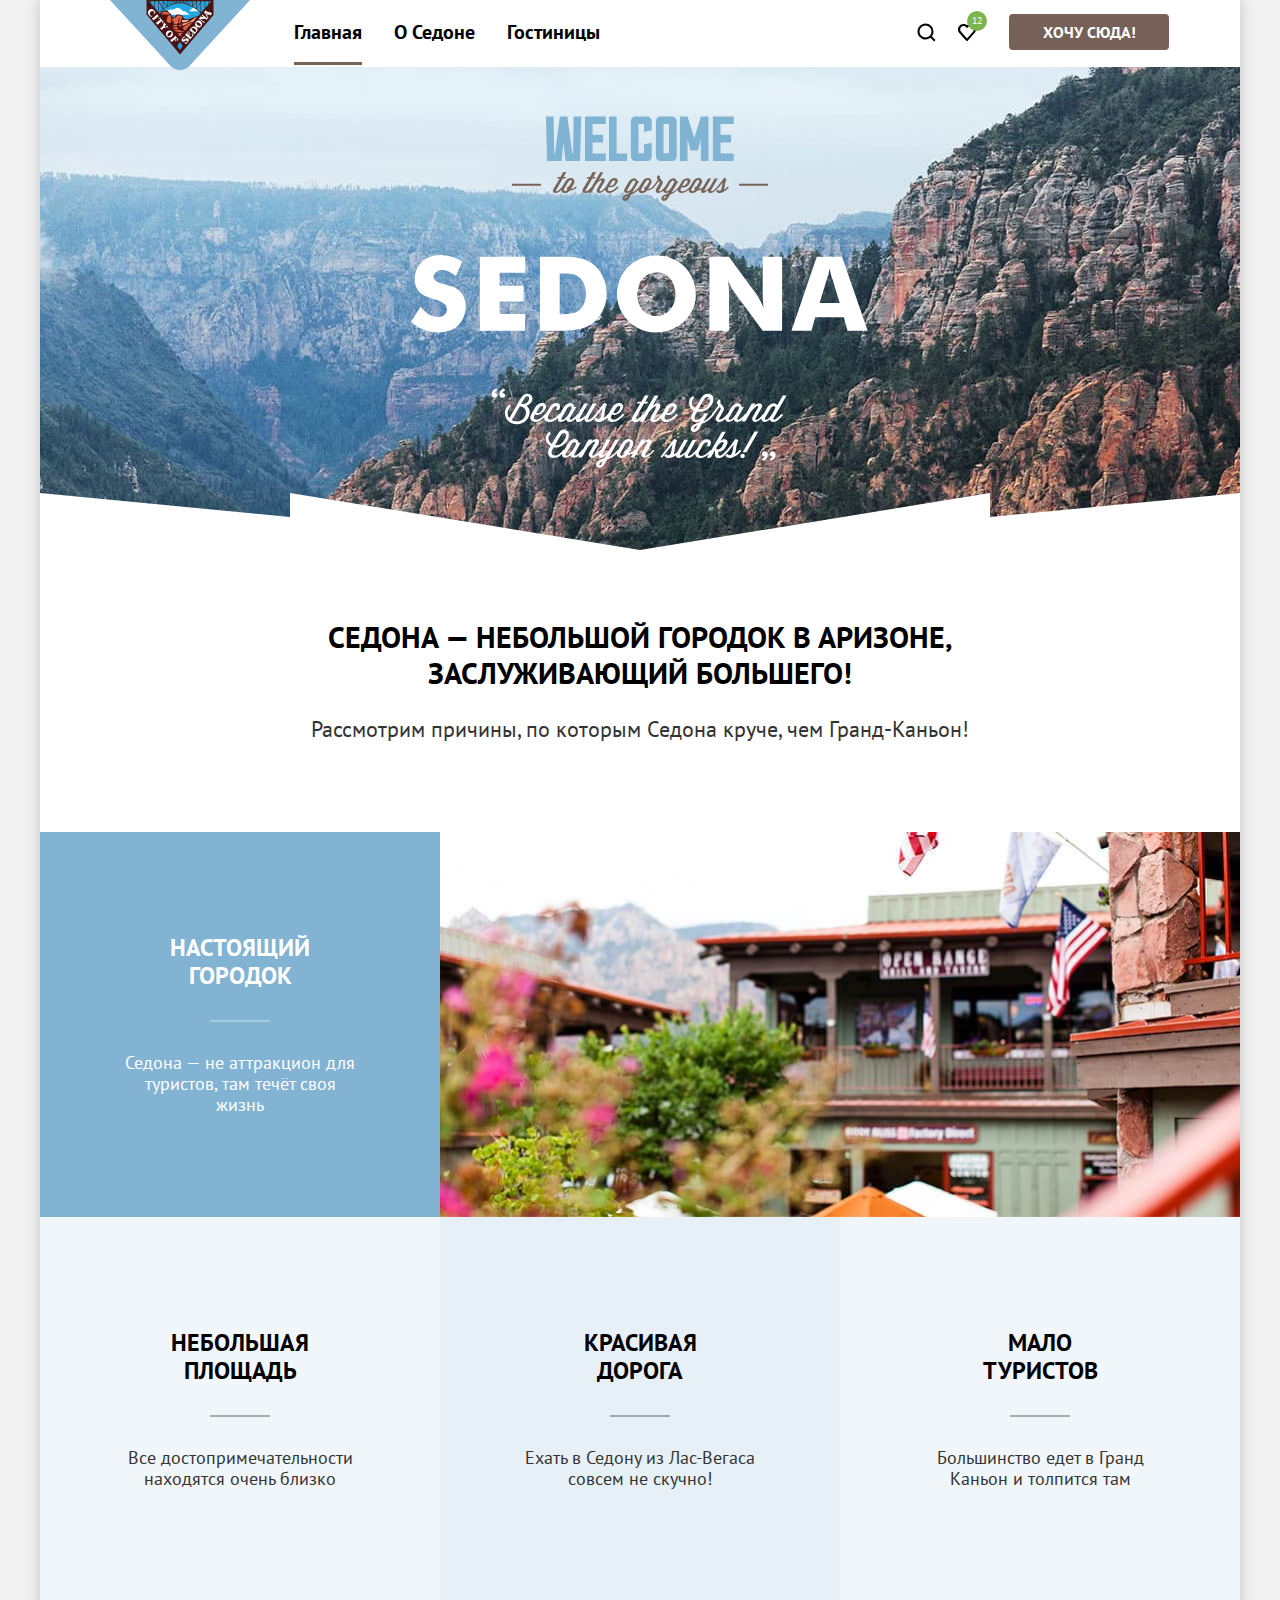
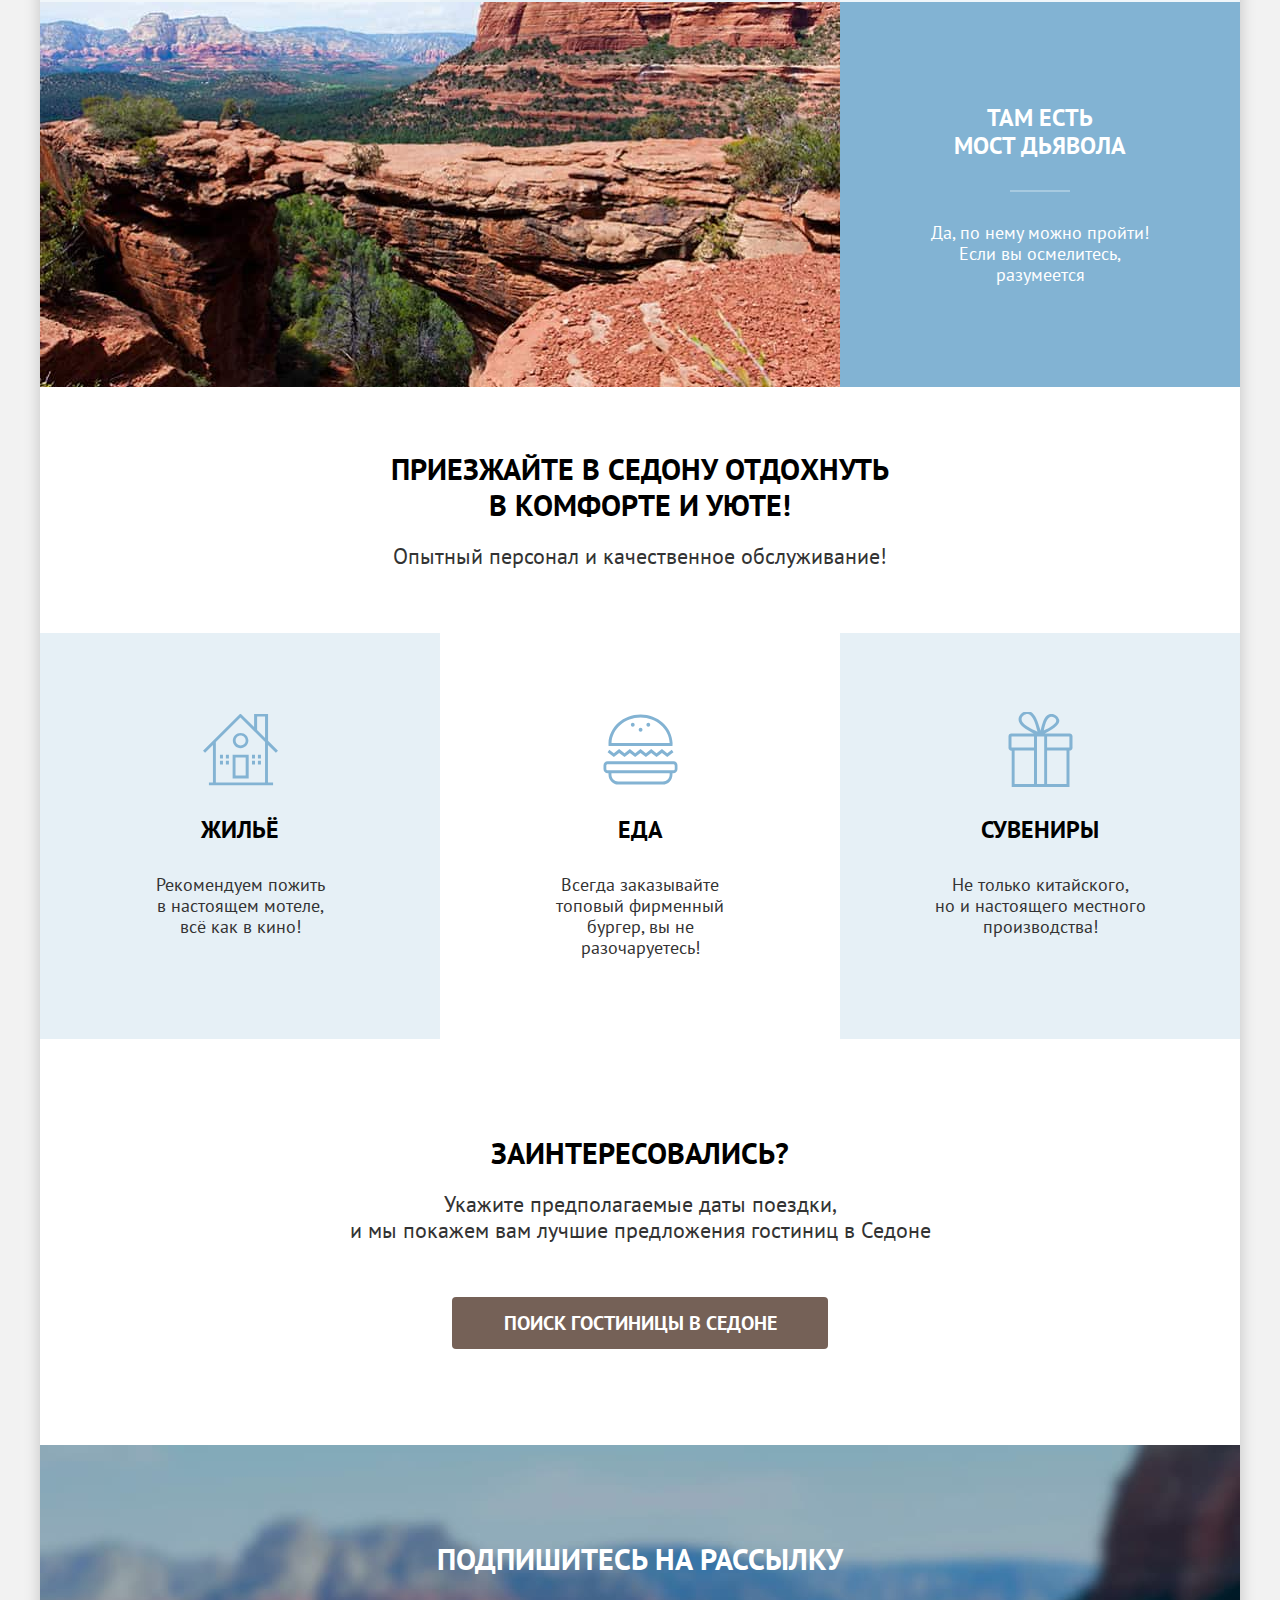
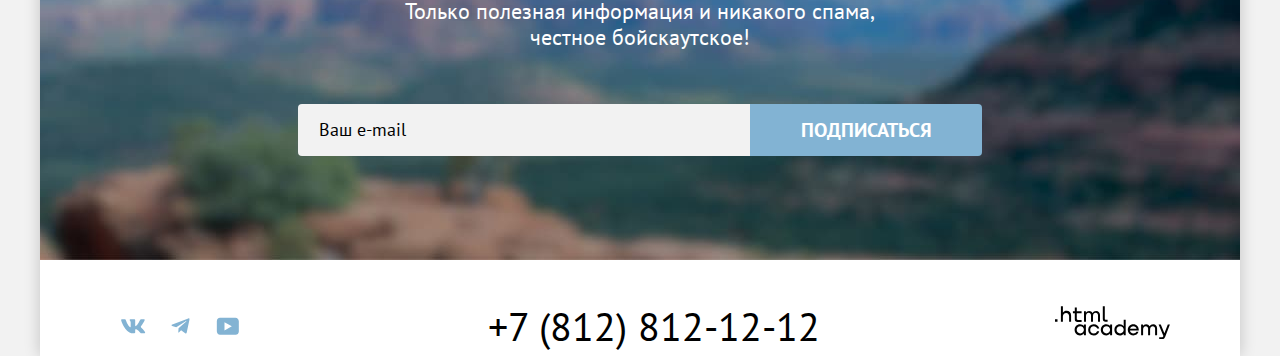
<file: index.html>
<!DOCTYPE html>
<html lang="ru">

<head>
  <meta charset="utf-8">
  <title>Седона. Городок в Аризоне.</title>
  <link rel="stylesheet" href="styles/styles.css">
  <link rel="icon" href="favicon.ico">
  <link rel="icon" type="image/png" href="images/favicon.png">
</head>

<body class="body-index">
  <header class="page-header" data-test="header">
    <nav class="navigation">
      <a class="link-logo " aria-current="page" href="index.html"><img class="logo" src="images/logo/logo-sedona.svg"
          width="140" height="70" alt="Логотип города Седона"></a>
      <ul class="navigation-list">
        <li class="navigation-item navigation-link-index">
          <a class="navigation-link navigation-link-index link" href="index.html">Главная</a>
        </li>
        <li class="navigation-item">
          <a class="navigation-link navigation-link-about link" href=#>О Седоне</a>
        </li>
        <li class="navigation-item">
          <a class="navigation-link navigation-link-hotels link" href="catalog.html">Гостиницы</a>
        </li>
      </ul>
      <ul class="navigation-user">
        <li class="navigation-item">
          <a class="navigation-link navigation-link-search link" href="#">
            <svg class="navigation-icon" aria-hidden="true" focusable="false" width="19" height="19" viewBox="0 0 19 19"
              fill="none" xmlns="http://www.w3.org/2000/svg">
              <path
                d="m18.5 17-3.7-3.67c1-1.3 1.7-2.98 1.7-4.87A8 8 0 0 0 8.5.5C4.1.5.5 4.18.5 8.56a8 8 0 0 0 12.9 6.26l3.7 3.68 1.4-1.5Zm-10-2.48a6 6 0 0 1-6-5.96 6 6 0 0 1 12 0 6 6 0 0 1-6 5.96Z"
                fill="#000" />
            </svg>
          </a>
        </li>
        <li class="navigation-item">
          <a class="navigation-link navigation-link-liked link  " href="#">
            <svg class="navigation-icon" aria-hidden="true" focusable="false" width="18" height="17" viewBox="0 0 18 17"
              fill="none" xmlns="http://www.w3.org/2000/svg">
              <path
                d="M8.9 17a.9.9 0 0 1-.8-.4c-5.4-6.1-6.7-7.5-7-7.9A5.4 5.4 0 0 1 5.5 0C6.8 0 8 .5 9 1.3a5.46 5.46 0 0 1 9 4.1c0 1.3-.5 2.5-1.3 3.4l-7 7.9c-.2.2-.4.3-.8.3Zm-6-9.5c.3.4 3.5 4 6.1 6.9l6.2-7c.5-.5.7-1.2.7-2 0-1.8-1.5-3.3-3.3-3.3-1 0-2 .5-2.7 1.3-.3.3-.6.4-.9.4-.3 0-.6-.2-.8-.4-.7-.8-1.7-1.3-2.7-1.3-1.8 0-3.3 1.5-3.3 3.3-.1.9.3 1.6.7 2.1-.1 0-.1 0 0 0Z"
                fill="#000" />
            </svg>
          </a>
        </li>
      </ul>
      <a class="navigation-link button navigation-button button-brown" href="#">Хочу сюда!</a>
    </nav>
  </header>
  <main class="main-index main" data-test="main">
    <section class="main-background" data-test="hero">
      <h1 class="visually-hidden">Небольшой туристический город Седона в Аризоне</h1>
      <img class="hero-img" src="images/welcome.svg" width="458" height="352"
        alt="Добро пожаловать в прекрасную Седону, потому что Гранд-каньон - отстой">
    </section>
    <section class="advantages" data-test="advantages">
      <div class="advantages-invite">
        <h2 class="advantages-title title">Седона — небольшой городок в Аризоне,
          заслуживающий большего!</h2>
        <p class="basic-text">Рассмотрим причины, по которым Седона круче, чем Гранд-Каньон!</p>
      </div>
      <ul class="advantages-list ">
        <li class="advantages-item-dark-wrap ">
          <div class="advantages-item dark">
            <h3 class="advantages-subtitle subtitle">Настоящий<br>городок</h3>
            <div class="advantages-subtitle-underline"></div>
            <p class="advantages-text describing-text">Седона — не аттракцион для туристов, там течёт своя жизнь</p>
          </div>
          <div class="advantages-item-dark-img mountains"></div>
        </li>
        <li class="advantages-item  lightest ">
          <h3 class="advantages-subtitle subtitle">Небольшая<br>площадь</h3>
          <div class="advantages-subtitle-underline"></div>
          <p class="advantages-text describing-text">Все достопримечательности находятся очень близко</p>
        </li>
        <li class="advantages-item light ">
          <h3 class="advantages-subtitle subtitle">Красивая<br>дорога</h3>
          <div class="advantages-subtitle-underline"></div>
          <p class="advantages-text describing-text">Ехать в Седону из Лас-Вегаса совсем не скучно!</p>
        </li>
        <li class="advantages-item lightest ">
          <h3 class="advantages-subtitle subtitle">Мало<br>туристов</h3>
          <div class="advantages-subtitle-underline"></div>
          <p class="advantages-text describing-text">Большинство едет в Гранд Каньон и толпится там</p>
        </li>
        <li class="advantages-item-dark-wrap ">
          <div class="advantages-item-dark-img devilish-bridge"></div>
          <div class="advantages-item  dark ">
            <h3 class="advantages-subtitle subtitle">Там есть<br>мост дьявола</h3>
            <div class="advantages-subtitle-underline"></div>
            <p class="advantages-text describing-text">Да, по нему можно пройти! Если вы осмелитесь, разумеется</p>
          </div>
        </li>
      </ul>
    </section>
    <section class="services" data-test="service">
      <div class="services-invite">
        <h2 class="services-title title">Приезжайте в Седону отдохнуть <br> в комфорте и уюте!</h2>
        <p class="text services-text">Опытный персонал и качественное обслуживание!</p>
      </div>
      <ul class="services-list">
        <li class="services-item light ">
          <h3 class="services-subtitle subtitle house">Жильё</h3>
          <p class="services-text describing-text">Рекомендуем пожить<br> в настоящем мотеле,<br>
            всё как в кино!</p>
        </li>
        <li class="services-item lightest">
          <h3 class="services-subtitle subtitle eat">Еда</h3>
          <p class="services-text describing-text">Всегда заказывайте<br>
            топовый фирменный бургер, вы не разочаруетесь!</p>
        </li>
        <li class="services-item  light ">
          <h3 class="services-subtitle subtitle souvenir">Сувениры</h3>
          <p class="services-text describing-text">Не только китайского,<br> но и настоящего местного производства!
          </p>
        </li>
      </ul>
    </section>
    <section class="offers offers-text" data-test="search">
      <h2 class="offers-title title">Заинтересовались?</h2>
      <p class="basic-text">Укажите предполагаемые даты поездки,<br>и мы покажем вам лучшие предложения гостиниц в
        Седоне
      </p>
      <button class="button main-search-hotels button-brown " type="button">Поиск гостиницы в Седоне</button>
    </section>
    <section class="newsletter index-newsletter" data-test="subscribe">
      <h2 class="newsletter-title title">Подпишитесь на рассылку</h2>
      <p class="basic-text">Только полезная информация и никакого спама,<br> честное бойскаутское!</p>
      <form class="newsletter-form" action="https://echo.htmlacademy.ru/">
        <label class="visually-hidden" for="newsletter-mail">Mail</label>
        <input class="newsletter-mail-placeholder" name="newsletter-mail" id="newsletter-mail" type="text"
          placeholder="   Ваш e-mail" required>
        <button class="newsletter-button button button-blue" type="submit">Подписаться</button>
      </form>
    </section>
  </main>
  <footer class="page-footer" data-test="footer">
    <section class="footer-social">
      <h2 class="visually-hidden">Социальные сети</h2>
      <ul class="footer-social-list">
        <li class="footer-social-item">
          <a class="footer-social-link footer-social-vk link" href="https://vk.com/htmlacademy">
            <span class="visually-hidden">Вконтакте</span>
          </a>
        </li>
        <li class="footer-social-item">
          <a class="footer-social-link footer-social-telegram link" href="https://t.me/htmlacademy">
            <span class="visually-hidden">Телеграм</span>
          </a>
        </li>
        <li class="footer-social-item">
          <a class="footer-social-link footer-social-youtube link" href="https://www.youtube.com/user/htmlacademyru">
            <span class="visually-hidden">Ютуб</span>
          </a>
        </li>
      </ul>
    </section>
    <section class="footer-contacts">
      <h2 class="visually-hidden">Телефон для связи</h2>
      <a class="footer-contacts-phone link" href="tel:+78128121212">+7 (812) 812-12-12</a>
    </section>
    <section class="about-text copyright">
      <h2 class="visually-hidden">Разработчик сайта</h2>
      <a class="footer-link" href="https://htmlacademy.ru/intensive/htmlcss">
        <svg viewBox="0 0 115 33" fill="none" width="115" height="33" xmlns="http://www.w3.org/2000/svg">
          <path
            d="M0 13.26v2.6h2.5v-2.6H0ZM11.6 4.86c-1.6 0-2.8.7-3.6 1.7h-.1V.36h-2v15.5h2v-5.3c0-2.1 1.3-3.6 3.3-3.6 1.8 0 2.9 1.4 2.9 3.2v5.7h2v-6.1c.1-3-1.8-4.9-4.5-4.9ZM26.6 5.16h-4.8v-3.7h-2v3.8h-1.9v2h1.9v6c0 1.7 1 2.7 2.7 2.7h4.1v-2h-3.7c-.7 0-1.1-.4-1.1-1.1v-5.7h4.8v-2ZM41.1 4.96c-1.6 0-2.9.8-3.5 2.1h-.1c-.6-1.2-1.8-2.1-3.4-2.1-1.4 0-2.5.8-3.1 1.8h-.1v-1.6H29v10.6h2v-5.4c0-2 1-3.5 2.6-3.5 1.5 0 2.4 1 2.4 2.6v6.3h2v-5.6c0-2.4 1.4-3.3 2.6-3.3 1.5 0 2.4 1 2.4 2.6v6.3h2v-6.5c.1-2.5-1.4-4.3-3.9-4.3ZM47.8 13.06c0 1.7 1 2.7 2.8 2.7h2v-2h-1.7c-.7 0-1.1-.4-1.1-1.1V.36h-2v12.7ZM28.9 20.06c-.9-1.1-2.2-1.8-3.9-1.8-3.1 0-5.4 2.3-5.4 5.6s2.3 5.6 5.4 5.6c1.8 0 3-.8 3.8-1.9h.1v1.6h2v-10.6h-2v1.5Zm-3.6 7.4c-2.2 0-3.6-1.6-3.6-3.6s1.4-3.6 3.6-3.6 3.6 1.6 3.6 3.6c0 1.9-1.4 3.6-3.6 3.6ZM44.2 22.36c-.5-2.4-2.6-4.1-5.4-4.1a5.4 5.4 0 0 0-5.6 5.6c0 3.1 2.2 5.6 5.6 5.6 2.8 0 4.9-1.8 5.4-4.2h-2.1a3.4 3.4 0 0 1-3.3 2.3c-2.2 0-3.6-1.6-3.6-3.6s1.4-3.6 3.6-3.6c1.6 0 2.8 1 3.3 2.2h2.1v-.2ZM55.1 20.06c-.9-1.1-2.2-1.8-3.9-1.8-3.1 0-5.4 2.3-5.4 5.6s2.3 5.6 5.4 5.6c1.8 0 3-.8 3.8-1.9h.1v1.6h2v-10.6h-2v1.5Zm-3.6 7.4c-2.2 0-3.6-1.6-3.6-3.6s1.4-3.6 3.6-3.6 3.6 1.6 3.6 3.6c0 1.9-1.5 3.6-3.6 3.6ZM68.7 20.16c-.9-1.1-2.2-1.9-3.9-1.9-3.1 0-5.4 2.3-5.4 5.6s2.2 5.6 5.4 5.6c1.7 0 3-.8 3.8-1.8h.1v1.5h2v-15.4h-2v6.4Zm-3.6 7.3c-2.2 0-3.6-1.6-3.6-3.6s1.4-3.6 3.6-3.6 3.6 1.6 3.6 3.6c-.1 2-1.5 3.6-3.6 3.6ZM78.3 18.26c-3.3 0-5.5 2.5-5.5 5.6 0 3 2.1 5.6 5.5 5.6 2.5 0 4.5-1.3 5.2-3.6h-2.1c-.5 1-1.6 1.6-3 1.6-1.9 0-3.3-1.3-3.4-2.9h8.8c.2-3.6-2-6.3-5.5-6.3Zm0 1.9c1.7 0 3 1 3.3 2.6h-6.5c.3-1.5 1.5-2.6 3.2-2.6ZM98.2 18.26c-1.6 0-2.9.8-3.6 2h-.1c-.6-1.2-1.8-2-3.4-2-1.4 0-2.5.7-3.1 1.8v-1.5h-1.9v10.6h2v-5.4c0-2 1-3.4 2.6-3.5 1.5 0 2.4 1 2.4 2.6v6.3h2v-5.6c0-2.4 1.4-3.3 2.6-3.3 1.5 0 2.4 1 2.4 2.6v6.3h2v-6.5c.1-2.6-1.4-4.4-3.9-4.4ZM109.4 27.36l-3.6-8.9h-2.2l4.8 11.6c-.3.9-.7 1.2-1.7 1.2h-2.5v2h2.5c1.8 0 2.8-.8 3.5-2.6l4.7-12.2h-2.1l-3.4 8.9Z"
            fill="#000" />
        </svg>
      </a>
    </section>
  </footer>
  <div class="modal-container visually-hidden">
    <div class="modal">
      <button class="modal-close-button" type="button">
        <span class="visually-hidden">Закрыть</span>
        <svg class="modal-icon-close" viewBox="0 0 14 14" fill="none" xmlns="http://www.w3.org/2000/svg" width="14"
          height="14">
          <path d="M14 1.3 12.7 0 7 5.7 1.3 0 0 1.3 5.7 7 0 12.7 1.3 14 7 8.3l5.7 5.7 1.3-1.3L8.3 7 14 1.3Z"
            fill="#000" />
        </svg>
      </button>
      <section class="reservation">
        <h2 class="reservation-title">Поиск гостиницы в Седоне</h2>
        <form class="reservation-form" action="https://echo.htmlacademy.ru/" method="post">
          <div class="field-group reservation-form-start">
            <label class="form-label reservation-start-label" for="reservation-start">
              Дата Заезда:</label>
            <input class="field" type="text" id="reservation-start" name="reservation-start" value="27 апреля 2020"
              placeholder="Укажите дату" required>
          </div>
          <p>Мы не можем отправить вас в прошлое.</p>
          <div class="field-group reservation-form-end">
            <label class="form-label reservation-end-label" for="reservation-end">
              Дата Выезда:</label>
            <input class="field reservation-end" type="text" id="reservation-end" name="reservation-end"
              value="1 сентября 2023" placeholder="Укажите дату" required>
          </div>
          <p>На эти даты есть свободные номера. Пока есть.</p>
          <div class="field-group reservation-form-adults">
            <label class="form-label" for="reservation-adults">
              Взрослые:
            </label>
            <div class="wrap-quantity-input">
              <button class="button-minus button" type="button">
                <span class="visually-hidden">Уменьшить количество</span>
                <svg width="21" height="20" fill="none" xmlns="http://www.w3.org/2000/svg">
                  <path d="M3.393 9v2h14V9h-14Z" fill="#000" />
                </svg>
              </button>
              <input class="field quantity-adults" type="number" id="reservation-adults" name="reservation-adults"
                value="2" min="0" max="10" required>
              <button class="button-plus button" type="button">
                <span class="visually-hidden">Увеличить количество</span>
                <svg width="20" height="20" fill="none" xmlns="http://www.w3.org/2000/svg">
                  <path d="M17 9h-6V3H9v6H3v2h6v6h2v-6h6V9Z" fill="#000" />
                </svg>
              </button>
            </div>
          </div>
          <div class="field-group reservation-form-children">
            <label class="form-label children" for="reservation-children">
              Дети:
            </label>
            <span class="tooltip">
              <button class="tooltip-toggle" type="button">
                <span class="visually-hidden">Информация о заезде с детьми</span>
                <svg class="tooltip-icon" viewBox="0 0 26 26" fill="none" xmlns="http://www.w3.org/2000/svg">
                  <circle cx="13" cy="13" r="13" fill="#83B3D3" />
                  <path fill-rule="evenodd" clip-rule="evenodd" d="M12 7h2v2h-2V7Zm2 12h-2v-9h2v9Z" fill="#fff" />
                </svg>
              </button>
              <span class="tooltip-text">Укажите количество детей, которые будут с вами, возраст которых от 6 до 18
                лет. Дети до 6 лет размещаются бесплатно.
              </span>
            </span>
            <div class="wrap-quantity-input">
              <button class="button-minus button" type="button">
                <span class="visually-hidden">Уменьшить количество</span>
                <svg width="21" height="20" fill="none" xmlns="http://www.w3.org/2000/svg">
                  <path d="M3.393 9v2h14V9h-14Z" fill="#000" />
                </svg>
              </button>
              <input class="field quantity-children" type="number" id="reservation-children" name="reservation-children"
                value="2" min="0" max="10" required>
              <button class="button-plus button" type="button">
                <span class="visually-hidden">Увеличить количество</span>
                <svg width="20" height="20" fill="none" xmlns="http://www.w3.org/2000/svg">
                  <path d="M17 9h-6V3H9v6H3v2h6v6h2v-6h6V9Z" fill="#000" />
                </svg>
              </button>
            </div>
          </div>
          <button class="button reservation-submit button-blue" type="submit">Найти</button>
        </form>
      </section>
    </div>
  </div>
</body>

</html>
</file>
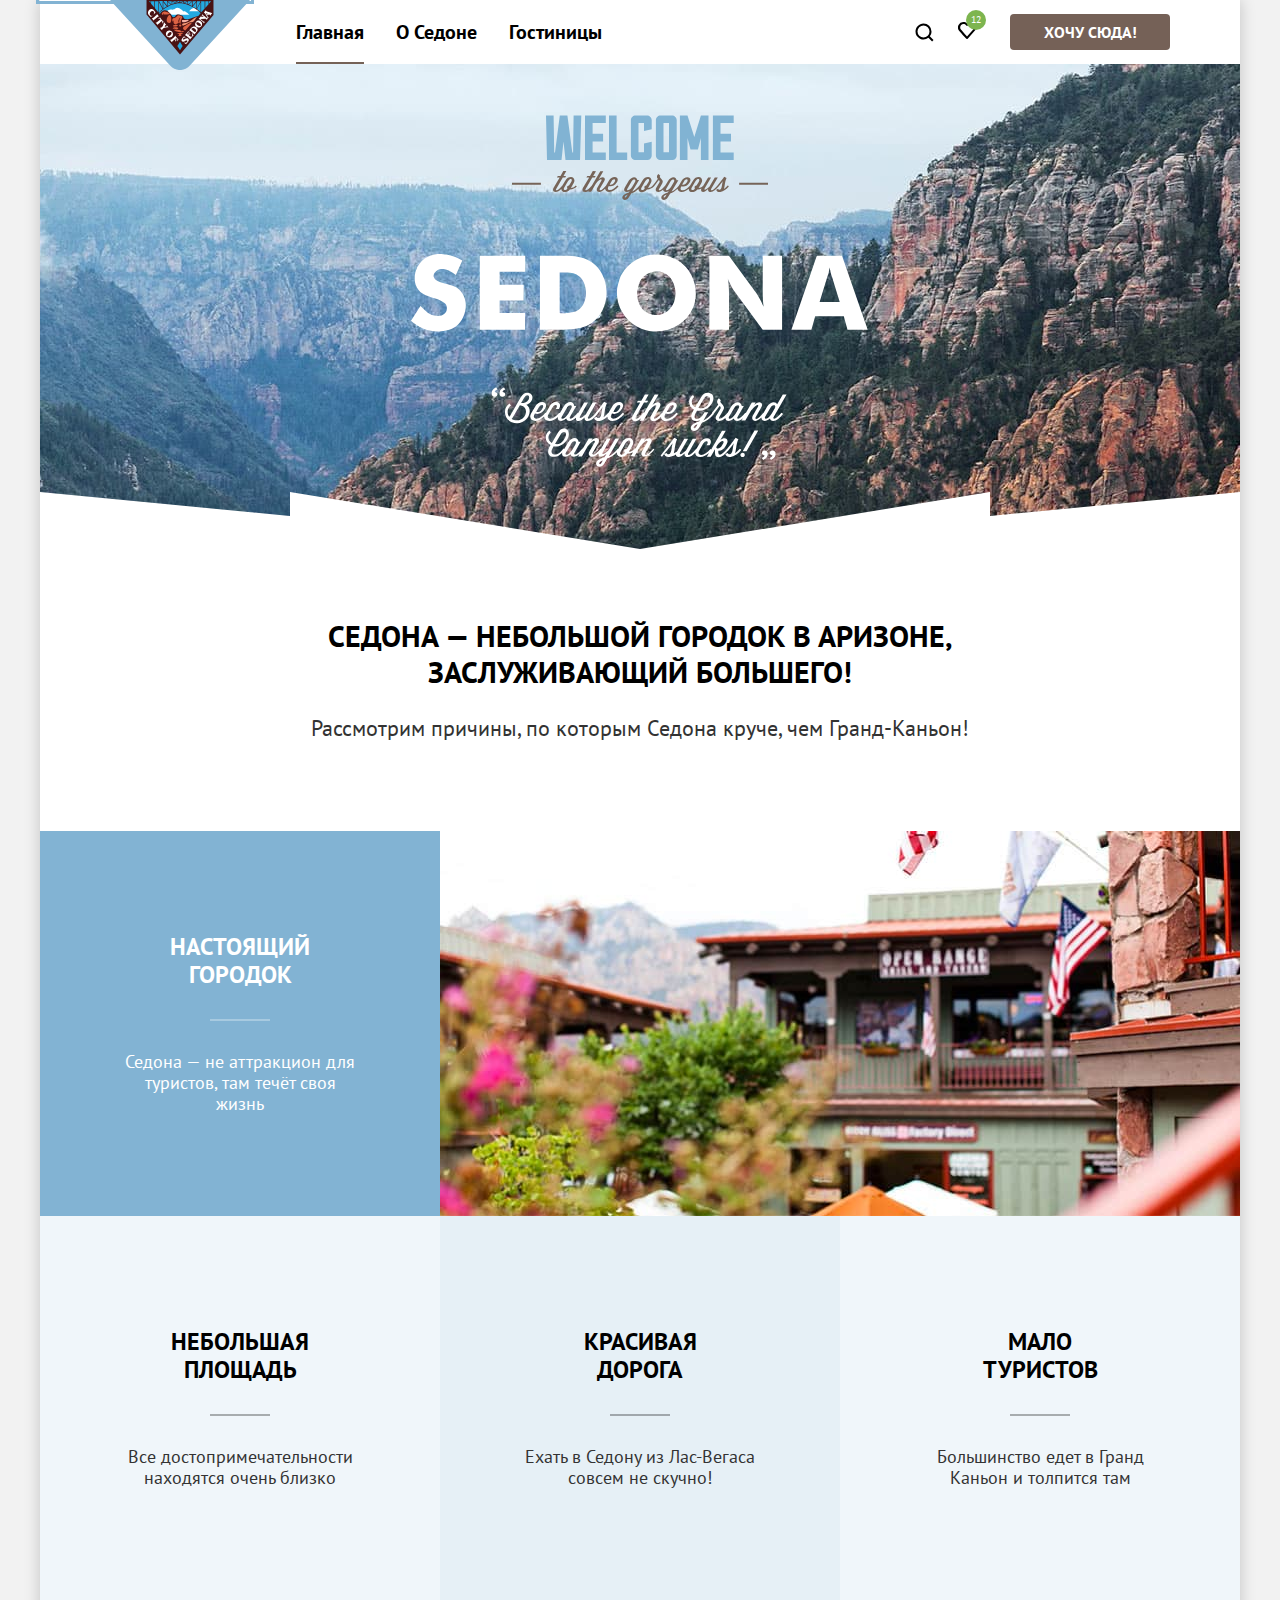
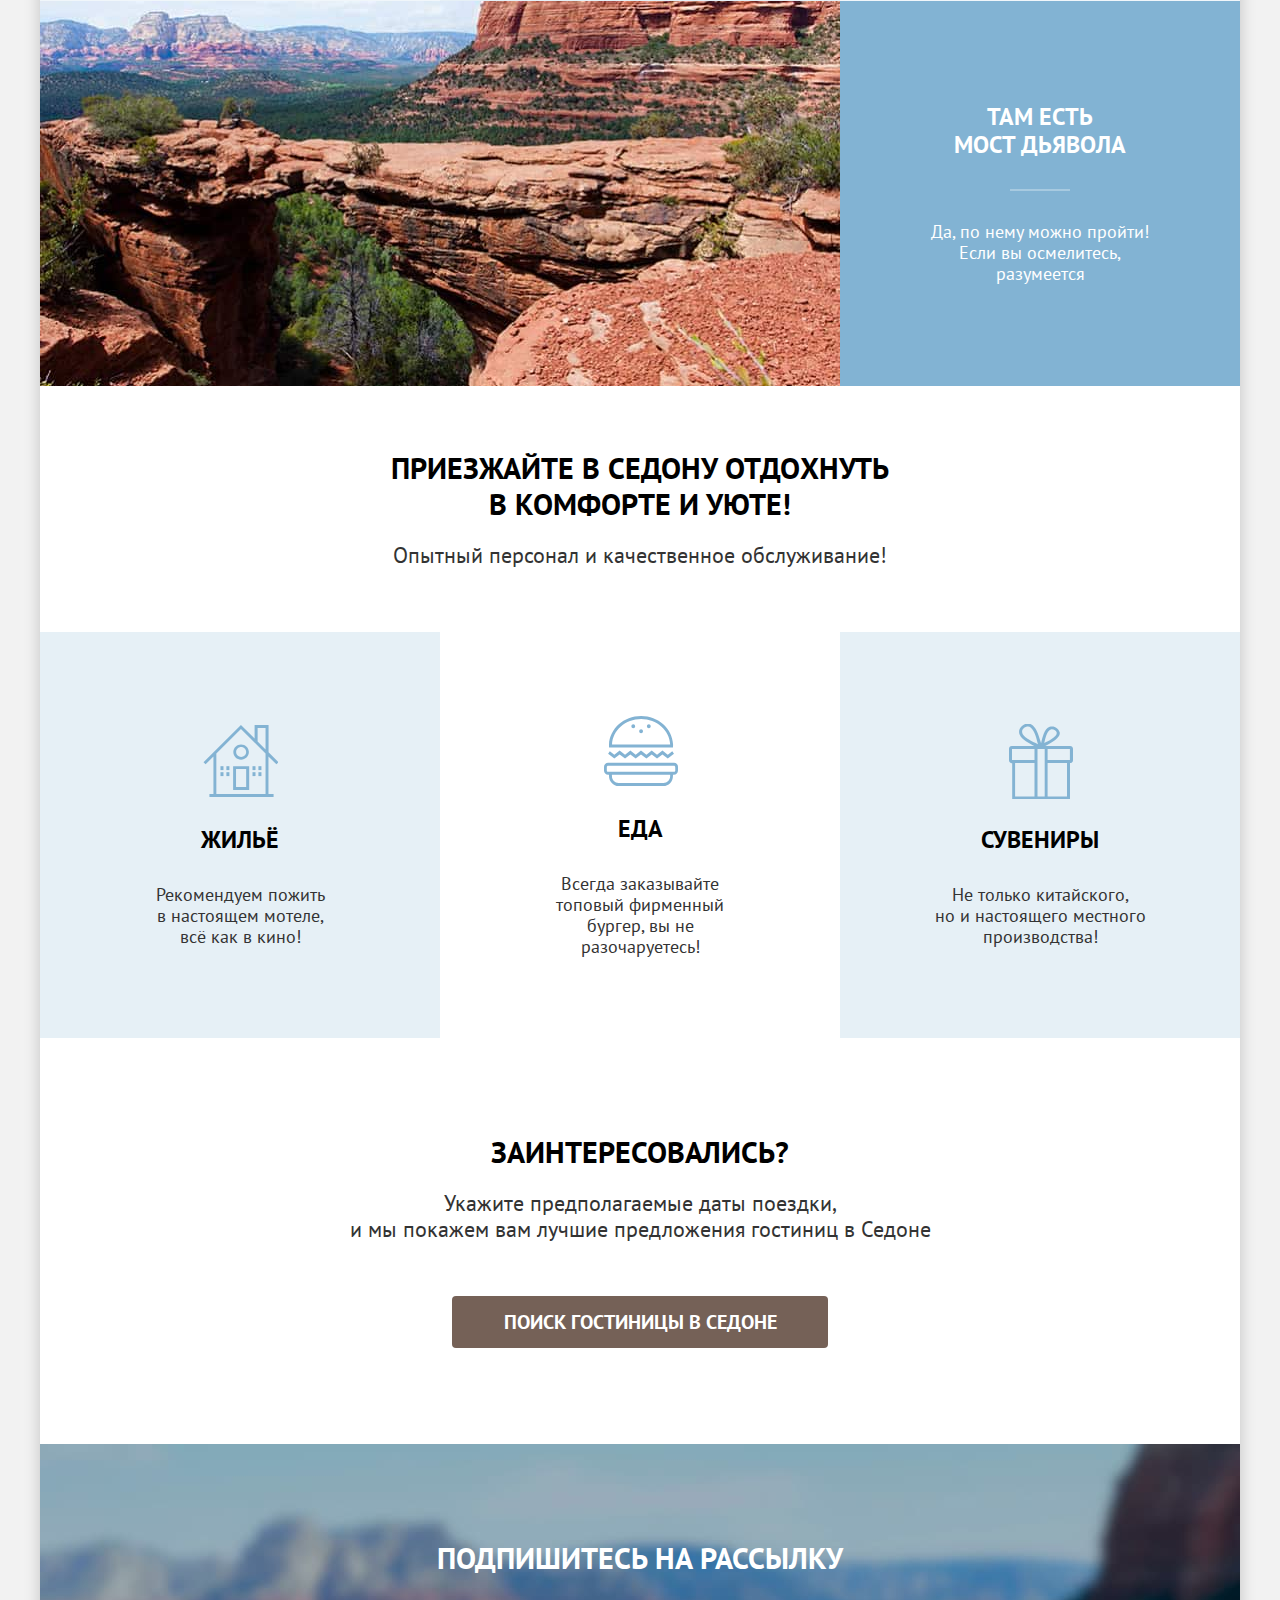
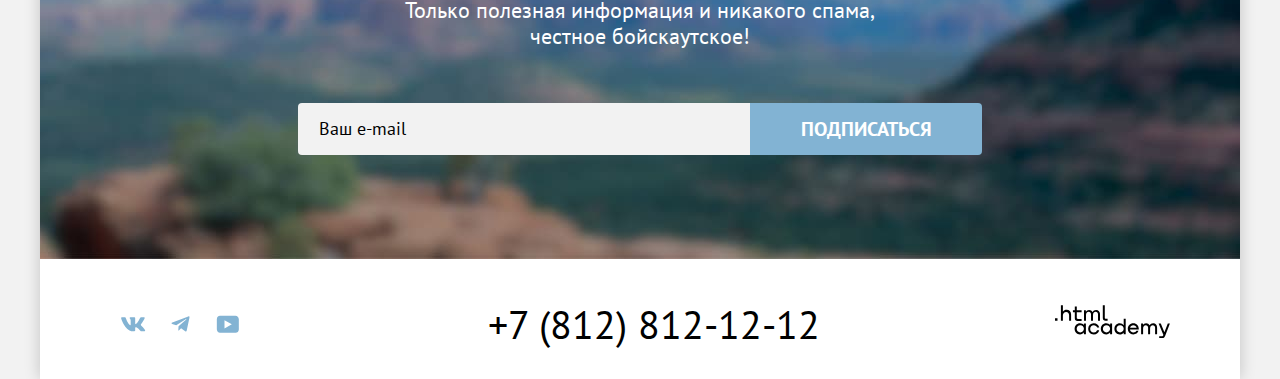
<file: 2/index.html>
<!DOCTYPE html>
<html lang="ru">

  <head>
    <meta charset="utf-8">
    <title>Седона. Городок в Аризоне.</title>
    <link rel="stylesheet" href="styles/styles.css">
    <link rel="icon" href="favicon.ico">
    <base href="https://htmlacademy-htmlcss.github.io/2189251-sedona-2/2/">
</head>

  <body class="body-index">
    <header class="page-header" data-test="header">
      <nav class="navigation">
        <a class="link-logo" aria-current="page" href="index.html" autofocus><img class="logo"
            src="images/logo/logo-sedona.svg" width="140" height="70" alt="Логотип города Седона"></a>
        <ul class="navigation-list">
          <li class="navigation-item">
            <a class="navigation-link navigation-link-index link" href="index.html">Главная</a>
          </li>
          <li class="navigation-item">
            <a class="navigation-link navigation-link-about link" href=#>О Седоне</a>
          </li>
          <li class="navigation-item">
            <a class="navigation-link navigation-link-hotels link" href="catalog.html">Гостиницы</a>
          </li>
        </ul>
        <ul class="navigation-user">
          <li class="navigation-item">
            <a class="navigation-link navigation-link-search link" href="#">
              <svg class="navigation-icon" aria-hidden="true" focusable="false" width="19" height="19"
                viewBox="0 0 19 19" fill="none" xmlns="http://www.w3.org/2000/svg">
                <path
                  d="m18.5 17-3.7-3.67c1-1.3 1.7-2.98 1.7-4.87A8 8 0 0 0 8.5.5C4.1.5.5 4.18.5 8.56a8 8 0 0 0 12.9 6.26l3.7 3.68 1.4-1.5Zm-10-2.48a6 6 0 0 1-6-5.96 6 6 0 0 1 12 0 6 6 0 0 1-6 5.96Z"
                  fill="#000" />
              </svg>
            </a>
          </li>
          <li class="navigation-item">
            <a class="navigation-link navigation-link-liked link  " href="#">
              <svg class="navigation-icon" aria-hidden="true" focusable="false" width="18" height="17"
                viewBox="0 0 18 17" fill="none" xmlns="http://www.w3.org/2000/svg">
                <path
                  d="M8.9 17a.9.9 0 0 1-.8-.4c-5.4-6.1-6.7-7.5-7-7.9A5.4 5.4 0 0 1 5.5 0C6.8 0 8 .5 9 1.3a5.46 5.46 0 0 1 9 4.1c0 1.3-.5 2.5-1.3 3.4l-7 7.9c-.2.2-.4.3-.8.3Zm-6-9.5c.3.4 3.5 4 6.1 6.9l6.2-7c.5-.5.7-1.2.7-2 0-1.8-1.5-3.3-3.3-3.3-1 0-2 .5-2.7 1.3-.3.3-.6.4-.9.4-.3 0-.6-.2-.8-.4-.7-.8-1.7-1.3-2.7-1.3-1.8 0-3.3 1.5-3.3 3.3-.1.9.3 1.6.7 2.1-.1 0-.1 0 0 0Z"
                  fill="#000" />
              </svg>
            </a>
          </li>
        </ul>
        <a class="navigation-link button navigation-button" href="#">Хочу сюда!</a>
      </nav>
    </header>
    <main class="main-index main" data-test="main">
      <section class="main-background" data-test="hero">
        <h1 class="visually-hidden">Небольшой туристический город Седона в Аризоне</h1>
        <img class="hero-img" src="images/welcome.svg" width="458" height="352"
          alt="Добро пожаловать в прекрасную Седону, потому что Гранд-каньон - отстой">
      </section>
      <section class="advantages" data-test="advantages">
        <div class="advantages-invite">
          <h2 class="advantages-title title">Седона — небольшой городок в Аризоне,<br>
            заслуживающий большего!</h2>
          <p class="basic-text">Рассмотрим причины, по которым Седона круче, чем Гранд-Каньон!</p>
        </div>
        <ul class="advantages-list ">
          <li class="advantages-item-dark-wrap ">
            <div class="advantages-item dark">
              <h3 class="advantages-subtitle subtitle">Настоящий<br>городок</h3>
              <div class="advantages-subtitle-underline"></div>
              <p class="advantages-text describing-text">Седона — не аттракцион для туристов, там течёт своя жизнь</p>
            </div>
            <div class="advantages-item-dark-img mountains"></div>
          </li>
          <li class="advantages-item  lightest ">
            <h3 class="advantages-subtitle subtitle">Небольшая<br>площадь</h3>
            <div class="advantages-subtitle-underline"></div>
            <p class="advantages-text describing-text">Все достопримечательности находятся очень близко</p>
          </li>
          <li class="advantages-item light ">
            <h3 class="advantages-subtitle subtitle">Красивая<br>дорога</h3>
            <div class="advantages-subtitle-underline"></div>
            <p class="advantages-text describing-text">Ехать в Седону из Лас-Вегаса совсем не скучно!</p>
          </li>
          <li class="advantages-item lightest ">
            <h3 class="advantages-subtitle subtitle">Мало<br>туристов</h3>
            <div class="advantages-subtitle-underline"></div>
            <p class="advantages-text describing-text">Большинство едет в Гранд Каньон и толпится там</p>
          </li>
          <li class="advantages-item-dark-wrap ">
            <div class="advantages-item-dark-img devilish-bridge"></div>
            <div class="advantages-item  dark ">
              <h3 class="advantages-subtitle subtitle">Там есть<br>мост дьявола</h3>
              <div class="advantages-subtitle-underline"></div>
              <p class="advantages-text describing-text">Да, по нему можно пройти! Если вы осмелитесь, разумеется</p>
            </div>
          </li>
        </ul>
      </section>
      <section class="services" data-test="service" >
        <div class="services-invite">
          <h2 class="services-title title">Приезжайте в Седону отдохнуть <br> в комфорте и уюте!</h2>
          <p class="text services-text">Опытный персонал и качественное обслуживание!</p>
        </div>
        <ul class="services-list">
          <li class="services-item light ">
            <div class="advantages-subtitle-icon house"></div>
            <h3 class="services-subtitle subtitle">Жильё</h3>
            <p class="services-text describing-text">Рекомендуем пожить<br> в настоящем мотеле,<br>
              всё как в кино!</p>
          </li>
          <li class="services-item lightest">
            <div class="advantages-subtitle-icon eat"></div>
            <h3 class="services-subtitle subtitle">Еда</h3>
            <p class="services-text describing-text">Всегда заказывайте<br>
              топовый фирменный бургер, вы не разочаруетесь!</p>
          </li>
          <li class="services-item  light ">
            <div class="advantages-subtitle-icon souvenir"></div>
            <h3 class="services-subtitle subtitle">Сувениры</h3>
            <p class="services-text describing-text">Не только китайского,<br> но и настоящего местного производства!
            </p>
          </li>
        </ul>
      </section>
      <section class="offers offers-text" data-test="search">
        <h2 class="offers-title title">Заинтересовались?</h2>
        <p class="basic-text">Укажите предполагаемые даты поездки,<br>и мы покажем вам лучшие предложения гостиниц в
          Седоне
        </p>
        <a class="button main-search-hotels" href="#">Поиск гостиницы в Седоне</a>
      </section>
      <section class="newsletter index-newsletter" data-test="subscribe">
        <h2 class="newsletter-title title">Подпишитесь на рассылку</h2>
        <p class="basic-text">Только полезная информация и никакого спама,<br> честное бойскаутское!</p>
        <form class="newsletter-form" action="https://echo.htmlacademy.ru/">
          <label class="visually-hidden" for="newsletter-mail">Mail</label>
          <input class="newsletter-mail-placeholder" name="newsletter-mail" id="newsletter-mail" type="text"
            placeholder="   Ваш e-mail" required>
          <button class="newsletter-button button" type="submit">Подписаться</button>
        </form>
      </section>
    </main>
    <footer class="page-footer" data-test="footer">
      <section class="footer-social">
        <h2 class="visually-hidden">Социальные сети</h2>
        <ul class="footer-social-list">
          <li class="footer-social-item">
            <a class="footer-social-link footer-social-vk link" href="https://vk.com/htmlacademy">
              <span class="visually-hidden">Вконтакте</span>
            </a>
          </li>
          <li class="footer-social-item">
            <a class="footer-social-link footer-social-telegram link" href="https://t.me/htmlacademy">
              <span class="visually-hidden">Телеграм</span>
            </a>
          </li>
          <li class="footer-social-item">
            <a class="footer-social-link footer-social-youtube link" href="https://www.youtube.com/user/htmlacademyru">
              <span class="visually-hidden">Ютуб</span>
            </a>
          </li>
        </ul>
      </section>
      <section class="footer-contacts">
        <h2 class="visually-hidden">Телефон для связи</h2>
        <a class="footer-contacts-phone link" href="tel:+78128121212">+7 (812) 812-12-12</a>
      </section>
      <section class="about-text">
        <h2 class="visually-hidden">Разработчик сайта</h2>
        <a class="footer-link" href="https://htmlacademy.ru/intensive/htmlcss">
          <svg viewBox="0 0 115 33" fill="none" width="115" height="33" xmlns="http://www.w3.org/2000/svg">
            <path
              d="M0 13.26v2.6h2.5v-2.6H0ZM11.6 4.86c-1.6 0-2.8.7-3.6 1.7h-.1V.36h-2v15.5h2v-5.3c0-2.1 1.3-3.6 3.3-3.6 1.8 0 2.9 1.4 2.9 3.2v5.7h2v-6.1c.1-3-1.8-4.9-4.5-4.9ZM26.6 5.16h-4.8v-3.7h-2v3.8h-1.9v2h1.9v6c0 1.7 1 2.7 2.7 2.7h4.1v-2h-3.7c-.7 0-1.1-.4-1.1-1.1v-5.7h4.8v-2ZM41.1 4.96c-1.6 0-2.9.8-3.5 2.1h-.1c-.6-1.2-1.8-2.1-3.4-2.1-1.4 0-2.5.8-3.1 1.8h-.1v-1.6H29v10.6h2v-5.4c0-2 1-3.5 2.6-3.5 1.5 0 2.4 1 2.4 2.6v6.3h2v-5.6c0-2.4 1.4-3.3 2.6-3.3 1.5 0 2.4 1 2.4 2.6v6.3h2v-6.5c.1-2.5-1.4-4.3-3.9-4.3ZM47.8 13.06c0 1.7 1 2.7 2.8 2.7h2v-2h-1.7c-.7 0-1.1-.4-1.1-1.1V.36h-2v12.7ZM28.9 20.06c-.9-1.1-2.2-1.8-3.9-1.8-3.1 0-5.4 2.3-5.4 5.6s2.3 5.6 5.4 5.6c1.8 0 3-.8 3.8-1.9h.1v1.6h2v-10.6h-2v1.5Zm-3.6 7.4c-2.2 0-3.6-1.6-3.6-3.6s1.4-3.6 3.6-3.6 3.6 1.6 3.6 3.6c0 1.9-1.4 3.6-3.6 3.6ZM44.2 22.36c-.5-2.4-2.6-4.1-5.4-4.1a5.4 5.4 0 0 0-5.6 5.6c0 3.1 2.2 5.6 5.6 5.6 2.8 0 4.9-1.8 5.4-4.2h-2.1a3.4 3.4 0 0 1-3.3 2.3c-2.2 0-3.6-1.6-3.6-3.6s1.4-3.6 3.6-3.6c1.6 0 2.8 1 3.3 2.2h2.1v-.2ZM55.1 20.06c-.9-1.1-2.2-1.8-3.9-1.8-3.1 0-5.4 2.3-5.4 5.6s2.3 5.6 5.4 5.6c1.8 0 3-.8 3.8-1.9h.1v1.6h2v-10.6h-2v1.5Zm-3.6 7.4c-2.2 0-3.6-1.6-3.6-3.6s1.4-3.6 3.6-3.6 3.6 1.6 3.6 3.6c0 1.9-1.5 3.6-3.6 3.6ZM68.7 20.16c-.9-1.1-2.2-1.9-3.9-1.9-3.1 0-5.4 2.3-5.4 5.6s2.2 5.6 5.4 5.6c1.7 0 3-.8 3.8-1.8h.1v1.5h2v-15.4h-2v6.4Zm-3.6 7.3c-2.2 0-3.6-1.6-3.6-3.6s1.4-3.6 3.6-3.6 3.6 1.6 3.6 3.6c-.1 2-1.5 3.6-3.6 3.6ZM78.3 18.26c-3.3 0-5.5 2.5-5.5 5.6 0 3 2.1 5.6 5.5 5.6 2.5 0 4.5-1.3 5.2-3.6h-2.1c-.5 1-1.6 1.6-3 1.6-1.9 0-3.3-1.3-3.4-2.9h8.8c.2-3.6-2-6.3-5.5-6.3Zm0 1.9c1.7 0 3 1 3.3 2.6h-6.5c.3-1.5 1.5-2.6 3.2-2.6ZM98.2 18.26c-1.6 0-2.9.8-3.6 2h-.1c-.6-1.2-1.8-2-3.4-2-1.4 0-2.5.7-3.1 1.8v-1.5h-1.9v10.6h2v-5.4c0-2 1-3.4 2.6-3.5 1.5 0 2.4 1 2.4 2.6v6.3h2v-5.6c0-2.4 1.4-3.3 2.6-3.3 1.5 0 2.4 1 2.4 2.6v6.3h2v-6.5c.1-2.6-1.4-4.4-3.9-4.4ZM109.4 27.36l-3.6-8.9h-2.2l4.8 11.6c-.3.9-.7 1.2-1.7 1.2h-2.5v2h2.5c1.8 0 2.8-.8 3.5-2.6l4.7-12.2h-2.1l-3.4 8.9Z"
              fill="#000" />
          </svg>
        </a>
      </section>
    </footer>
    <div class="modal-container visually-hidden">
      <div class="modal">
        <button class="modal-close-button" type="button">
          <span class="visually-hidden">Закрыть</span>
          <svg class="modal-icon-close" viewBox="0 0 14 14" fill="none" xmlns="http://www.w3.org/2000/svg" width="14"
            height="14">
            <path d="M14 1.3 12.7 0 7 5.7 1.3 0 0 1.3 5.7 7 0 12.7 1.3 14 7 8.3l5.7 5.7 1.3-1.3L8.3 7 14 1.3Z"
              fill="#000" />
          </svg>
        </button>
        <section class="reservation">
          <h2 class="reservation-title">Поиск гостиницы в Седоне</h2>
          <form class="reservation-form" action="https://echo.htmlacademy.ru/" method="post">
            <div class="field-group reservation-form-start">
              <label class="form-label reservation-start-label" for="reservation-start">
                Дата Заезда:</label>
              <input class="field" type="text" id="reservation-start" name="reservation-start" value="27 апреля 2020"
                placeholder="Укажите дату">
            </div>
            <p>Мы не можем отправить вас в прошлое.</p>
            <div class="field-group reservation-form-end">
              <label class="form-label reservation-end-label" for="reservation-end">
                Дата Выезда:</label>
              <input class="field reservation-end" type="text" id="reservation-end" name="reservation-end"
                value="1 сентября 2023" placeholder="Укажите дату">
            </div>
            <p>На эти даты есть свободные номера. Пока есть.</p>
            <div class="field-group reservation-form-adults">
              <label class="form-label" for="reservation-adults">
                Взрослые:
              </label>
              <div class="wrap-quantity-input">
                <button class="button-minus button" type="button">
                  <svg width="21" height="20" fill="none" xmlns="http://www.w3.org/2000/svg">
                    <path d="M3.393 9v2h14V9h-14Z" fill="#000" />
                  </svg>
                </button>
                <input class="field" type="number" id="reservation-adults" name="reservation-adults" value="2" min="0"
                  max="10" required>
                <button class="button-plus button" type="button">
                  <svg width="20" height="20" fill="none" xmlns="http://www.w3.org/2000/svg">
                    <path d="M17 9h-6V3H9v6H3v2h6v6h2v-6h6V9Z" fill="#000" />
                  </svg>
                </button>
              </div>
            </div>
            <div class="field-group reservation-form-children">
              <label class="form-label children" for="reservation-children">
                Дети:
              </label>
              <span class="tooltip">
                <button class="tooltip-toggle" type="button">
                  <svg class="tooltip-icon" viewBox="0 0 26 26" fill="none" xmlns="http://www.w3.org/2000/svg">
                    <circle cx="13" cy="13" r="13" fill="#83B3D3" />
                    <path fill-rule="evenodd" clip-rule="evenodd" d="M12 7h2v2h-2V7Zm2 12h-2v-9h2v9Z" fill="#fff" />
                  </svg>
                </button>
                <span class="tooltip-text">Укажите количество детей, которые будут с вами, возраст которых от 6 до 18
                  лет. Дети до 6 лет размещаются бесплатно.
                </span>
              </span>
              <div class="wrap-quantity-input">
                <button class="button-minus button" type="button">
                  <svg width="21" height="20" fill="none" xmlns="http://www.w3.org/2000/svg">
                    <path d="M3.393 9v2h14V9h-14Z" fill="#000" />
                  </svg>
                </button>
                <input class="field" type="number" id="reservation-children" name="reservation-children" value="2"
                  min="0" max="10" required>
                <button class="button-plus button" type="button">
                  <svg width="20" height="20" fill="none" xmlns="http://www.w3.org/2000/svg">
                    <path d="M17 9h-6V3H9v6H3v2h6v6h2v-6h6V9Z" fill="#000" />
                  </svg>
                </button>
              </div>
            </div>
            <button class="button reservation-submit" type="submit">Найти</button>
          </form>
        </section>
      </div>
    </div>
  </body>

</html>
</file>
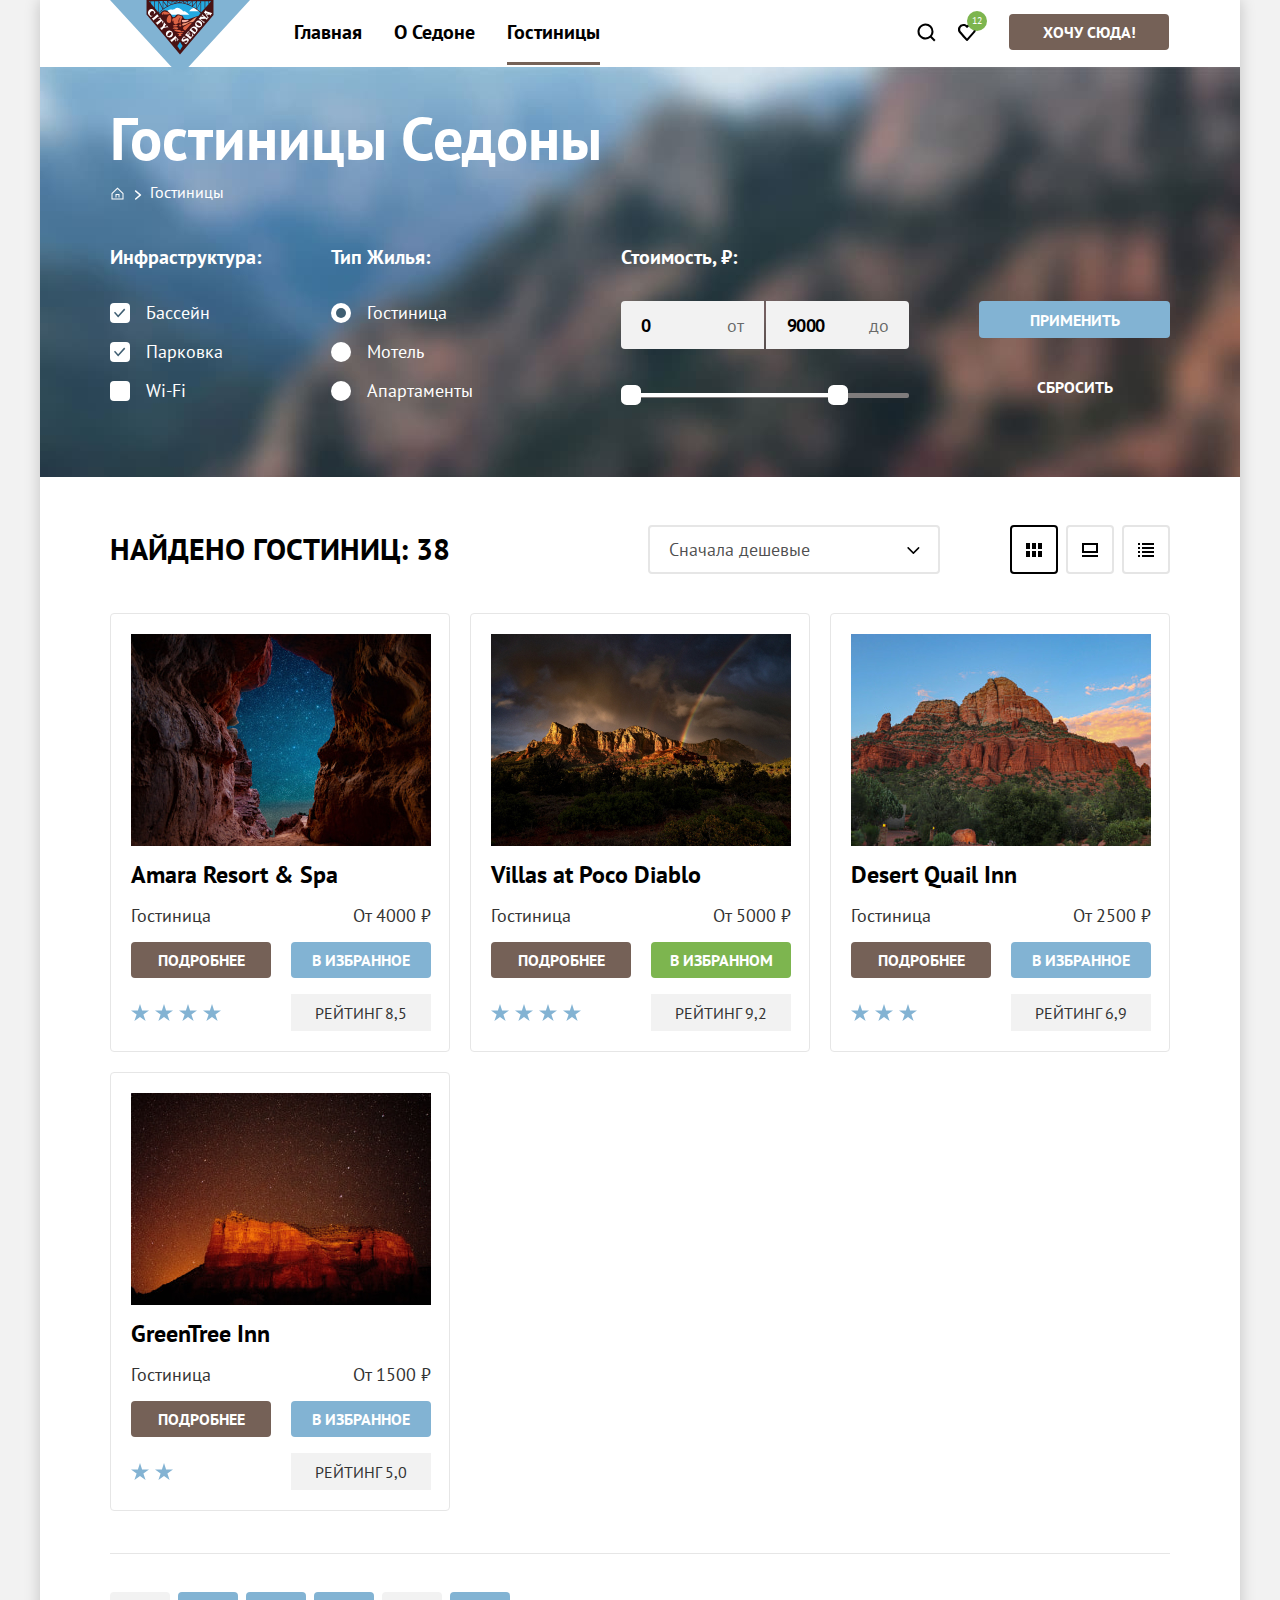
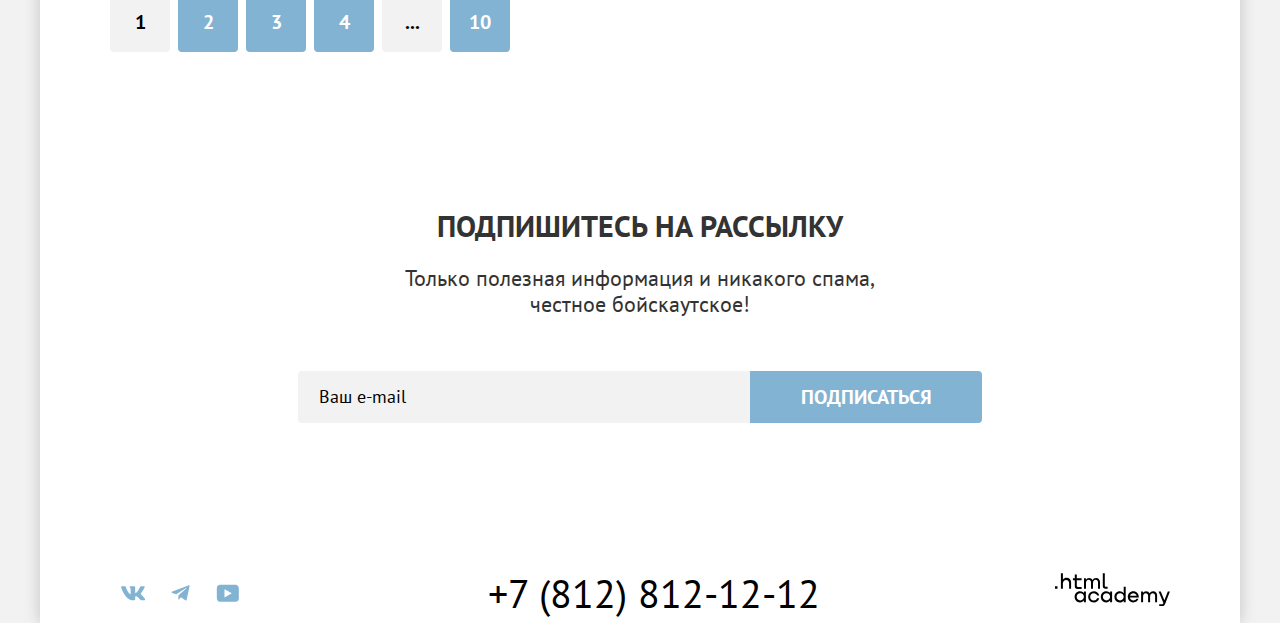
<file: catalog.html>
<!DOCTYPE html>
<html lang="ru">

<head>
  <meta charset="UTF-8">
  <meta name="viewport" content="width=device-width, initial-scale=1.0">
  <title>Каталог</title>
  <link rel="stylesheet" href="styles/styles.css">
  <link rel="icon" href="favicon.ico">
  <link rel="icon" type="image/png" href="images/favicon.png">
</head>

<body class="body-inner">
  <header class="page-header" data-test="header">
    <nav class="navigation">
      <a class="link-logo" aria-current="page" href="index.html"><img class="logo" src="images/logo/logo-sedona.svg"
          width="140" height="70" alt="Логотип города Седона"></a>
      <ul class="navigation-list">
        <li class="navigation-item">
          <a class="navigation-link navigation-link-index link" href="index.html">Главная</a>
        </li>
        <li class="navigation-item">
          <a class="navigation-link navigation-link-about link" href=#>О Седоне</a>
        </li>
        <li class="navigation-item navigation-link-hotels">
          <a class="navigation-link navigation-link-hotels link" href="catalog.html">Гостиницы</a>
        </li>
      </ul>
      <ul class="navigation-user">
        <li class="navigation-item">
          <a class="navigation-link navigation-link-search link navigation-icon" href="#">
            <svg class="navigation-icon" aria-hidden="true" focusable="false" width="19" height="19" viewBox="0 0 19 19"
              fill="none" xmlns="http://www.w3.org/2000/svg">
              <path
                d="m18.5 17-3.7-3.67c1-1.3 1.7-2.98 1.7-4.87A8 8 0 0 0 8.5.5C4.1.5.5 4.18.5 8.56a8 8 0 0 0 12.9 6.26l3.7 3.68 1.4-1.5Zm-10-2.48a6 6 0 0 1-6-5.96 6 6 0 0 1 12 0 6 6 0 0 1-6 5.96Z"
                fill="#000" />
            </svg>
          </a>
        </li>
        <li class="navigation-item">
          <a class="navigation-link navigation-link-liked link navigation-icon " href="#">
            <svg class="navigation-icon" aria-hidden="true" focusable="false" width="18" height="17" viewBox="0 0 18 17"
              fill="none" xmlns="http://www.w3.org/2000/svg">
              <path
                d="M8.9 17a.9.9 0 0 1-.8-.4c-5.4-6.1-6.7-7.5-7-7.9A5.4 5.4 0 0 1 5.5 0C6.8 0 8 .5 9 1.3a5.46 5.46 0 0 1 9 4.1c0 1.3-.5 2.5-1.3 3.4l-7 7.9c-.2.2-.4.3-.8.3Zm-6-9.5c.3.4 3.5 4 6.1 6.9l6.2-7c.5-.5.7-1.2.7-2 0-1.8-1.5-3.3-3.3-3.3-1 0-2 .5-2.7 1.3-.3.3-.6.4-.9.4-.3 0-.6-.2-.8-.4-.7-.8-1.7-1.3-2.7-1.3-1.8 0-3.3 1.5-3.3 3.3-.1.9.3 1.6.7 2.1-.1 0-.1 0 0 0Z"
                fill="#000" />
            </svg>
          </a>
        </li>
      </ul>
      <a class="navigation-link button navigation-button button-brown" href="#">Хочу сюда!</a>
    </nav>
  </header>
  <main class="main-inner main" data-test="main">
    <div class="inner-header-catalog-hotels-background">
      <section class="inner-header">
        <h1 class="inner-header-title">Гостиницы Седоны</h1>
        <ul class="breadcrumbs">
          <li class="breadcrumbs-item">
            <a class="breadcrumbs-link breadcrumbs-home link" href="index.html">
              <span class="visually-hidden ">Дом</span>
            </a>
          </li>
          <li class="breadcrumbs-item">
            <a class="breadcrumbs-link current-page">Гостиницы</a>
          </li>
        </ul>
      </section>
      <section class="catalog-hotels" data-test="filter">
        <h2 class="visually-hidden">Подбор гостиницы</h2>
        <form class="catalog-filter" action="https://echo.htmlacademy.ru/" method="get">
          <fieldset class="catalog-filter-group infrastructure">
            <legend class="catalog-filter-title">Инфраструктура:</legend>
            <ul class="catalog-filter-list">
              <li class="catalog-filter-item">
                <label class="control">
                  <input class="visually-hidden control-input" type="checkbox" name="pool" checked>
                  <span class="control-mark"></span>
                  <span class="control-label">Бассейн</span>
                </label>
              </li>
              <li class="catalog-filter-item">
                <label class="control">
                  <input class="visually-hidden control-input" type="checkbox" name="parking" checked>
                  <span class="control-mark"></span>
                  <span class="control-label">Парковка</span>
                </label>
              </li>
              <li class="catalog-filter-item">
                <label class="control">
                  <input class="visually-hidden control-input" type="checkbox" name="wi-fi">
                  <span class="control-mark"></span>
                  <span class="control-label">Wi-Fi</span>
                </label>
              </li>
            </ul>
          </fieldset>
          <fieldset class="catalog-filter-group housing-type">
            <legend class="catalog-filter-title ">Тип Жилья:</legend>
            <ul class="catalog-filter-list">
              <li class="catalog-filter-item">
                <label class="control">
                  <input class="visually-hidden control-input" type="radio" name="house-type" value="hotel" checked>
                  <span class="control-mark"></span>
                  <span class="control-label">Гостиница</span>
                </label>
              </li>
              <li class="catalog-filter-item">
                <label class="control">
                  <input class="visually-hidden control-input" type="radio" name="house-type" value="motel">
                  <span class="control-mark"></span>
                  <span class="control-label">Мотель</span>
                </label>
              </li>
              <li class="catalog-filter-item">
                <label class="control">
                  <input class="visually-hidden control-input" type="radio" name="house-type" value="apartments">
                  <span class="control-mark"></span>
                  <span class="control-label">Апартаменты</span>
                </label>
              </li>
            </ul>
          </fieldset>
          <fieldset class="choice-rental-price">
            <legend class="rental-price">Стоимость, ₽:</legend>
            <div class="rental-price-wrap">
              <label class="min-price">
                <input name="min-price" type="text" placeholder="0">
              </label>
              <label class="max-price">
                <input name="max-price" type="text" placeholder="9000">
              </label>
            </div>
            <div class="range">
              <div class="range-scale">
                <div class="range-bar" style="width: 207px; left: 10px;">
                  <button class="range-toggle toggle-min" type="button">
                    <span class="visually-hidden">Изменить минимальную цену</span>
                  </button>
                  <button class="range-toggle toggle-max" type="button">
                    <span class="visually-hidden">Изменить максимальную цену</span>
                  </button>
                </div>
              </div>
            </div>
          </fieldset>
          <div class="rental-price-buttons-wrap">
            <button class="button apply button-blue" type="submit">Применить</button>
            <button class="button button-transparent rental-price-button-reset" type="reset">Сбросить</button>
          </div>
        </form>
      </section>
    </div>
    <section class="filtration-result" data-test="catalog">
      <div class="filtration-result-header">
        <h2 class="filtration-result-title title">Найдено гостиниц:
          <span class="filtration-result-hotels">38</span>
        </h2>
        <div class="select-wrapper">
          <select class="select-sorting" aria-label="Сортировка">
            <option value="cheap" selected>&nbsp;Сначала&nbsp;дешевые </option>
            <option value="popular">&nbsp;Сначала&nbsp;популярные</option>
            <option value="expensive">&nbsp;Сначала&nbsp;дорогие</option>
          </select>
        </div>
        <ul class="hotels-list-view ">
          <li class="hotels-list-view-item ">
            <a class="link card-grid-toggle active" href="catalog.html?view=tile">
              <svg width="16" height="14" viewBox="0 0 16 14" fill="none" xmlns="http://www.w3.org/2000/svg">
                <g clip-path="url(#a)" fill="#000">
                  <path d="M4 0H0v6h4V0ZM16 0h-4v6h4V0ZM10 0H6v6h4V0ZM4 8H0v6h4V8ZM16 8h-4v6h4V8ZM10 8H6v6h4V8Z" />
                </g>
                <defs>
                  <clipPath id="a">
                    <path fill="#fff" d="M0 0h16v14H0z" />
                  </clipPath>
                </defs>
              </svg>
              <span class="visually-hidden small-cards">Карточки</span>
            </a>
          </li>
          <li class="hotels-list-view-item">
            <a class="link card-grid-toggle" href="catalog.html?view=card">
              <svg width="16" height="14" fill="none" xmlns="http://www.w3.org/2000/svg">
                <g clip-path="url(#a)" fill="#000">
                  <path d="M16 12H0v2h16v-2ZM14 2v6H2V2h12Zm2-2H0v10h16V0Z" />
                </g>
                <defs>
                  <clipPath id="b">
                    <path fill="#fff" d="M0 0h16v14H0z" />
                  </clipPath>
                </defs>
              </svg>
              <span class="visually-hidden big-card">Карточка</span>
            </a>
          </li>
          <li class="hotels-list-view-item">
            <a class="link card-grid-toggle" href="catalog.html?view=list">
              <svg width="16" height="14" viewBox="0 0 16 14" fill="none" xmlns="http://www.w3.org/2000/svg">
                <g clip-path="url(#a)" fill="#000">
                  <path
                    d="M2 0H0v2h2V0ZM16 0H4v2h12V0ZM2 4H0v2h2V4ZM16 4H4v2h12V4ZM2 8H0v2h2V8ZM16 8H4v2h12V8ZM2 12H0v2h2v-2ZM16 12H4v2h12v-2Z" />
                </g>
                <defs>
                  <clipPath id="c">
                    <path fill="#fff" d="M0 0h16v14H0z" />
                  </clipPath>
                </defs>
              </svg>
              <span class="visually-hidden cards-list">Список</span>
            </a>
          </li>
        </ul>
      </div>
      <ul class="hotel-list">
        <li class="hotel-card">
          <a class="card" href="hotel.html"><img src="images/hotels/hotel-amara-resort-spa.jpg" width="300" height="212"
              alt="гостиница Amara Resort and Spa">
          </a>
          <a class="hotel-card-link link" href="hotel.html">
            <h3 class="hotel-card-title subtitle">Amara Resort & Spa</h3>
          </a>
          <span class="card-text describing-text">Гостиница</span>
          <span class="hotel-card-price">От 4000 ₽</span>
          <a class="hotel-card-about-button button button-brown" href="#">Подробнее</a>
          <button class="hotel-card-select-button button button-blue" type="button">В избранное</button>
          <span class="rating-stars">
            <span class="stars"></span>
            <span class="stars-background stars-background-4"></span>
          </span>
          <span class="hotel-rating">Рейтинг 8,5</span>
        </li>
        <li class="hotel-card">
          <a class="card" href="hotel.html"><img src="images/hotels/hotel-villas-at-poco-diablo.jpg" width="300"
              height="212" alt="гостиница Villas at Poco Diablo">
          </a>
          <a class="hotel-card-link link" href="hotel.html">
            <h3 class="hotel-card-title subtitle">Villas at Poco Diablo</h3>
          </a>
          <span class="card-text describing-text">Гостиница</span>
          <span class="hotel-card-price">От 5000 ₽</span>
          <a class="hotel-card-about-button button button-brown" href="#">Подробнее</a>
          <button class="button hotel-card-select-button button-green" type="button">В избранном</button>
          <span class="rating-stars ">
            <span class="stars"></span>
            <span class="stars-background stars-background-4"></span>
          </span>
          <span class="hotel-rating">Рейтинг 9,2</span>
        </li>
        <li class="hotel-card">
          <a class="card" href="hotel.html"><img src="images/hotels/hotel-desert-quail-inn.jpg" width="300" height="212"
              alt="гостиница Desert Quail Inn">
          </a>
          <a class="hotel-card-link link" href="hotel.html">
            <h3 class="hotel-card-title subtitle">Desert Quail Inn</h3>
          </a>
          <span class="card-text describing-text">Гостиница</span>
          <span class="hotel-card-price">От 2500 ₽</span>
          <a class="hotel-card-about-button button button-brown" href="#">Подробнее</a>
          <button class="hotel-card-select-button button-blue button" type="button">В избранное</button>
          <span class="rating-stars ">
            <span class="stars"></span>
            <span class="stars-background stars-background-3"></span>
          </span>
          <span class="hotel-rating">Рейтинг 6,9</span>
        </li>
        <li class="hotel-card">
          <a class="card" href="hotel.html"><img src="images/hotels/hotel-greentree-inn.jpg" width="300" height="212"
              alt="гостиница GreenTree Inn"></a>
          <a class="hotel-card-link link" href="hotel.html">
            <h3 class="hotel-card-title subtitle">GreenTree Inn</h3>
          </a>
          <span class="card-text describing-text">Гостиница</span>
          <span class="hotel-card-price">От 1500 ₽</span>
          <a class="hotel-card-about-button button button-brown" href="#">Подробнее</a>
          <button class="hotel-card-select-button button-blue button" type="button">В избранное</button>
          <span class="rating-stars">
            <span class="stars"></span>
            <span class="stars-background stars-background-2"></span>
          </span>
          <span class="hotel-rating">Рейтинг 5,0</span>
        </li>
      </ul>
      <div class="line-under-pagination"></div>
      <ul class="pagination">
        <li class="pagination-item">
          <a class="pagination-link link pagination-current">1</a>
        </li>
        <li class="pagination-item">
          <a class="pagination-link link" href="#">2</a>
        </li>
        <li class="pagination-item">
          <a class="pagination-link link" href="#">3</a>
        </li>
        <li class="pagination-item">
          <a class="pagination-link link" href="#">4</a>
        </li>
        <li class="pagination-item">
          <a class="pagination-link link dots" href="#">...</a>
        </li>
        <li class="pagination-item">
          <a class="pagination-link link " href="#">10</a>
        </li>
      </ul>
    </section>
    <section class="newsletter catalog-newsletter" data-test="subscribe">
      <h2 class="newsletter-title title">Подпишитесь на рассылку</h2>
      <p class="basic-text">Только полезная информация и никакого спама,<br> честное бойскаутское!</p>
      <form class="newsletter-form" action="https://echo.htmlacademy.ru/">
        <label class="visually-hidden" for="newsletter-mail">Mail</label>
        <input class="newsletter-mail-placeholder catalog-newsletter-placeholder" name="newsletter-mail"
          id="newsletter-mail" type="text" placeholder="   Ваш e-mail" required>
        <button class="newsletter-button button button-blue" type="submit">Подписаться</button>
      </form>
    </section>
  </main>
  <footer class="page-footer" data-test="footer">
    <section class="footer-social">
      <h2 class="visually-hidden">Социальные сети</h2>
      <ul class="footer-social-list">
        <li class="footer-social-item">
          <a class="footer-social-link footer-social-vk link" href="https://vk.com/htmlacademy">
            <span class="visually-hidden">Вконтакте</span>
          </a>
        </li>
        <li class="footer-social-item">
          <a class="footer-social-link footer-social-telegram link" href="https://t.me/htmlacademy">
            <span class="visually-hidden">Телеграм</span>
          </a>
        </li>
        <li class="footer-social-item">
          <a class="footer-social-link footer-social-youtube link" href="https://www.youtube.com/user/htmlacademyru">
            <span class="visually-hidden">Ютуб</span>
          </a>
        </li>
      </ul>
    </section>
    <section class="footer-contacts">
      <h2 class="visually-hidden">Телефон для связи</h2>
      <a class="footer-contacts-phone link" href="tel:+78128121212">+7 (812) 812-12-12</a>
    </section>
    <section class="about-text copyright">
      <h2 class="visually-hidden">Разработчик сайта</h2>
      <a class="footer-link" href="https://htmlacademy.ru/intensive/htmlcss">
        <svg viewBox="0 0 115 33" fill="none" width="115" height="33" xmlns="http://www.w3.org/2000/svg">
          <path
            d="M0 13.26v2.6h2.5v-2.6H0ZM11.6 4.86c-1.6 0-2.8.7-3.6 1.7h-.1V.36h-2v15.5h2v-5.3c0-2.1 1.3-3.6 3.3-3.6 1.8 0 2.9 1.4 2.9 3.2v5.7h2v-6.1c.1-3-1.8-4.9-4.5-4.9ZM26.6 5.16h-4.8v-3.7h-2v3.8h-1.9v2h1.9v6c0 1.7 1 2.7 2.7 2.7h4.1v-2h-3.7c-.7 0-1.1-.4-1.1-1.1v-5.7h4.8v-2ZM41.1 4.96c-1.6 0-2.9.8-3.5 2.1h-.1c-.6-1.2-1.8-2.1-3.4-2.1-1.4 0-2.5.8-3.1 1.8h-.1v-1.6H29v10.6h2v-5.4c0-2 1-3.5 2.6-3.5 1.5 0 2.4 1 2.4 2.6v6.3h2v-5.6c0-2.4 1.4-3.3 2.6-3.3 1.5 0 2.4 1 2.4 2.6v6.3h2v-6.5c.1-2.5-1.4-4.3-3.9-4.3ZM47.8 13.06c0 1.7 1 2.7 2.8 2.7h2v-2h-1.7c-.7 0-1.1-.4-1.1-1.1V.36h-2v12.7ZM28.9 20.06c-.9-1.1-2.2-1.8-3.9-1.8-3.1 0-5.4 2.3-5.4 5.6s2.3 5.6 5.4 5.6c1.8 0 3-.8 3.8-1.9h.1v1.6h2v-10.6h-2v1.5Zm-3.6 7.4c-2.2 0-3.6-1.6-3.6-3.6s1.4-3.6 3.6-3.6 3.6 1.6 3.6 3.6c0 1.9-1.4 3.6-3.6 3.6ZM44.2 22.36c-.5-2.4-2.6-4.1-5.4-4.1a5.4 5.4 0 0 0-5.6 5.6c0 3.1 2.2 5.6 5.6 5.6 2.8 0 4.9-1.8 5.4-4.2h-2.1a3.4 3.4 0 0 1-3.3 2.3c-2.2 0-3.6-1.6-3.6-3.6s1.4-3.6 3.6-3.6c1.6 0 2.8 1 3.3 2.2h2.1v-.2ZM55.1 20.06c-.9-1.1-2.2-1.8-3.9-1.8-3.1 0-5.4 2.3-5.4 5.6s2.3 5.6 5.4 5.6c1.8 0 3-.8 3.8-1.9h.1v1.6h2v-10.6h-2v1.5Zm-3.6 7.4c-2.2 0-3.6-1.6-3.6-3.6s1.4-3.6 3.6-3.6 3.6 1.6 3.6 3.6c0 1.9-1.5 3.6-3.6 3.6ZM68.7 20.16c-.9-1.1-2.2-1.9-3.9-1.9-3.1 0-5.4 2.3-5.4 5.6s2.2 5.6 5.4 5.6c1.7 0 3-.8 3.8-1.8h.1v1.5h2v-15.4h-2v6.4Zm-3.6 7.3c-2.2 0-3.6-1.6-3.6-3.6s1.4-3.6 3.6-3.6 3.6 1.6 3.6 3.6c-.1 2-1.5 3.6-3.6 3.6ZM78.3 18.26c-3.3 0-5.5 2.5-5.5 5.6 0 3 2.1 5.6 5.5 5.6 2.5 0 4.5-1.3 5.2-3.6h-2.1c-.5 1-1.6 1.6-3 1.6-1.9 0-3.3-1.3-3.4-2.9h8.8c.2-3.6-2-6.3-5.5-6.3Zm0 1.9c1.7 0 3 1 3.3 2.6h-6.5c.3-1.5 1.5-2.6 3.2-2.6ZM98.2 18.26c-1.6 0-2.9.8-3.6 2h-.1c-.6-1.2-1.8-2-3.4-2-1.4 0-2.5.7-3.1 1.8v-1.5h-1.9v10.6h2v-5.4c0-2 1-3.4 2.6-3.5 1.5 0 2.4 1 2.4 2.6v6.3h2v-5.6c0-2.4 1.4-3.3 2.6-3.3 1.5 0 2.4 1 2.4 2.6v6.3h2v-6.5c.1-2.6-1.4-4.4-3.9-4.4ZM109.4 27.36l-3.6-8.9h-2.2l4.8 11.6c-.3.9-.7 1.2-1.7 1.2h-2.5v2h2.5c1.8 0 2.8-.8 3.5-2.6l4.7-12.2h-2.1l-3.4 8.9Z"
            fill="#000" />
        </svg>
      </a>
    </section>
  </footer>
</body>

</html>
</file>
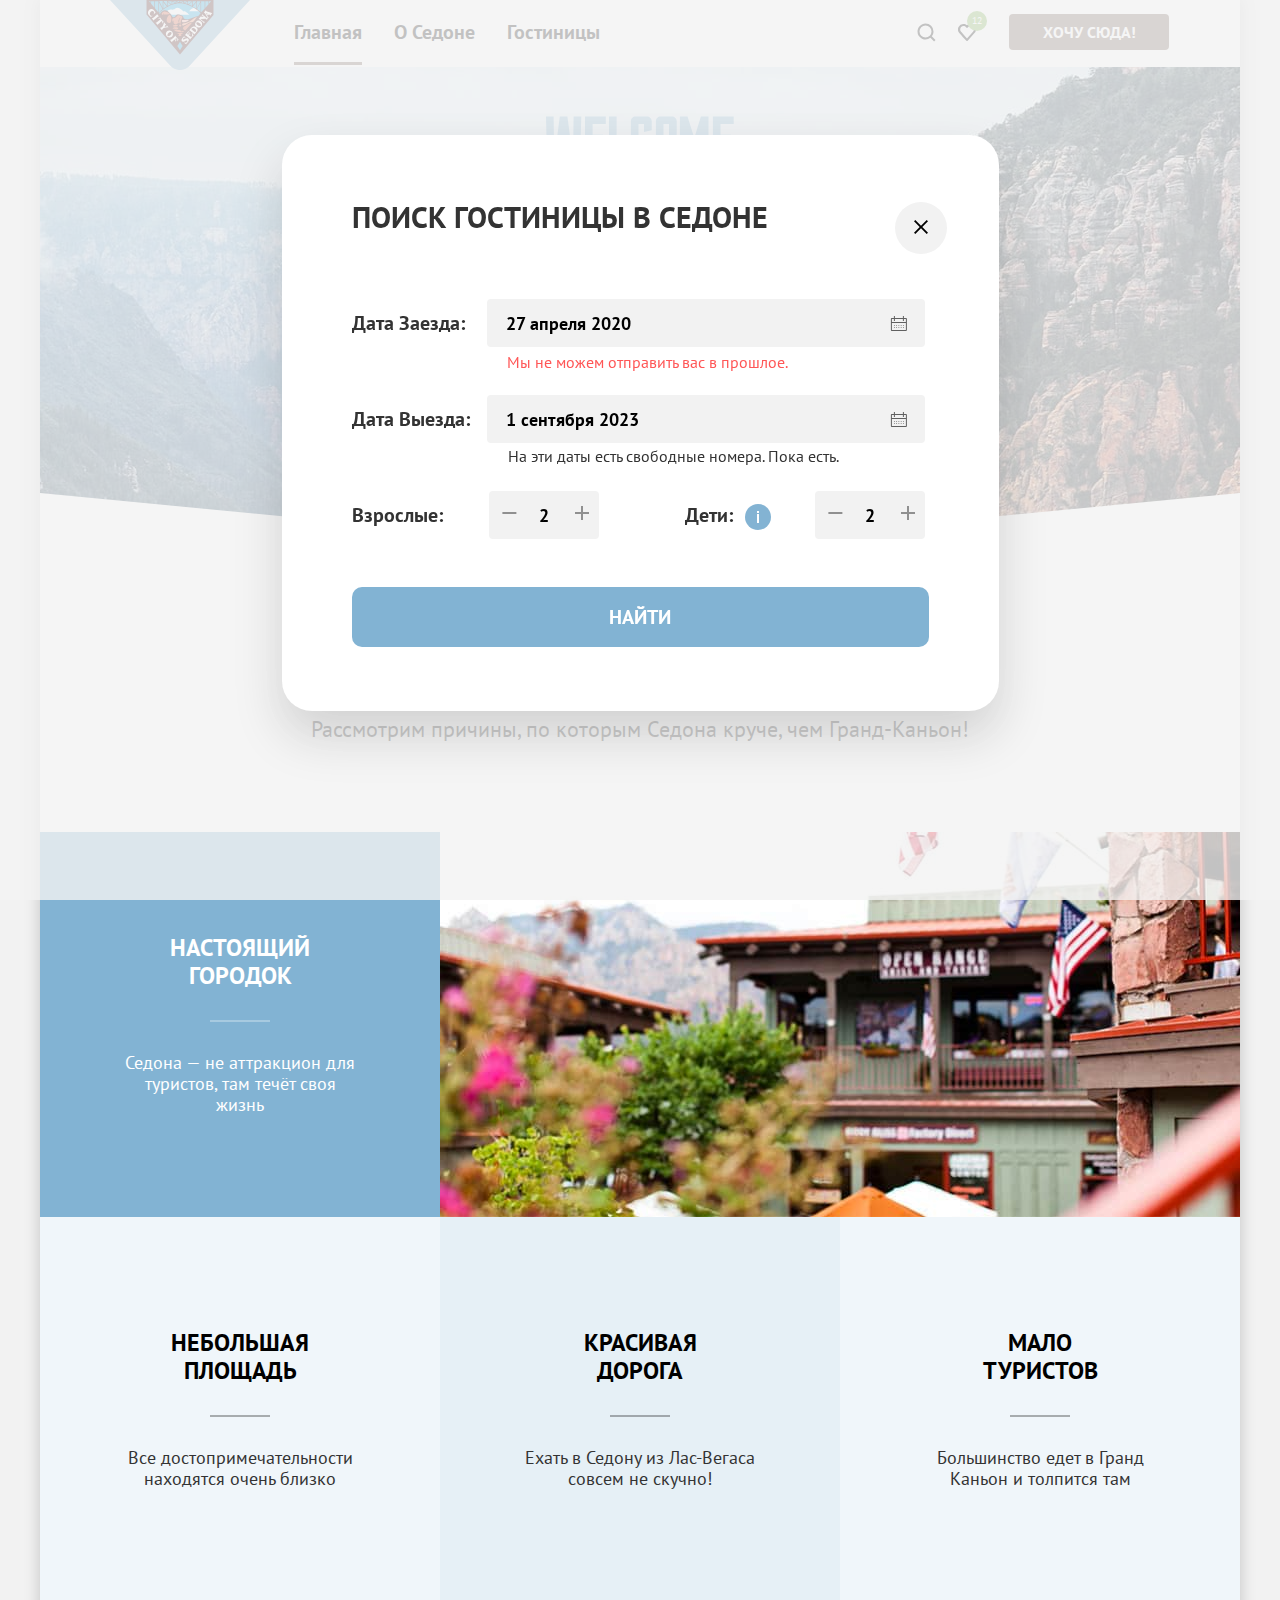
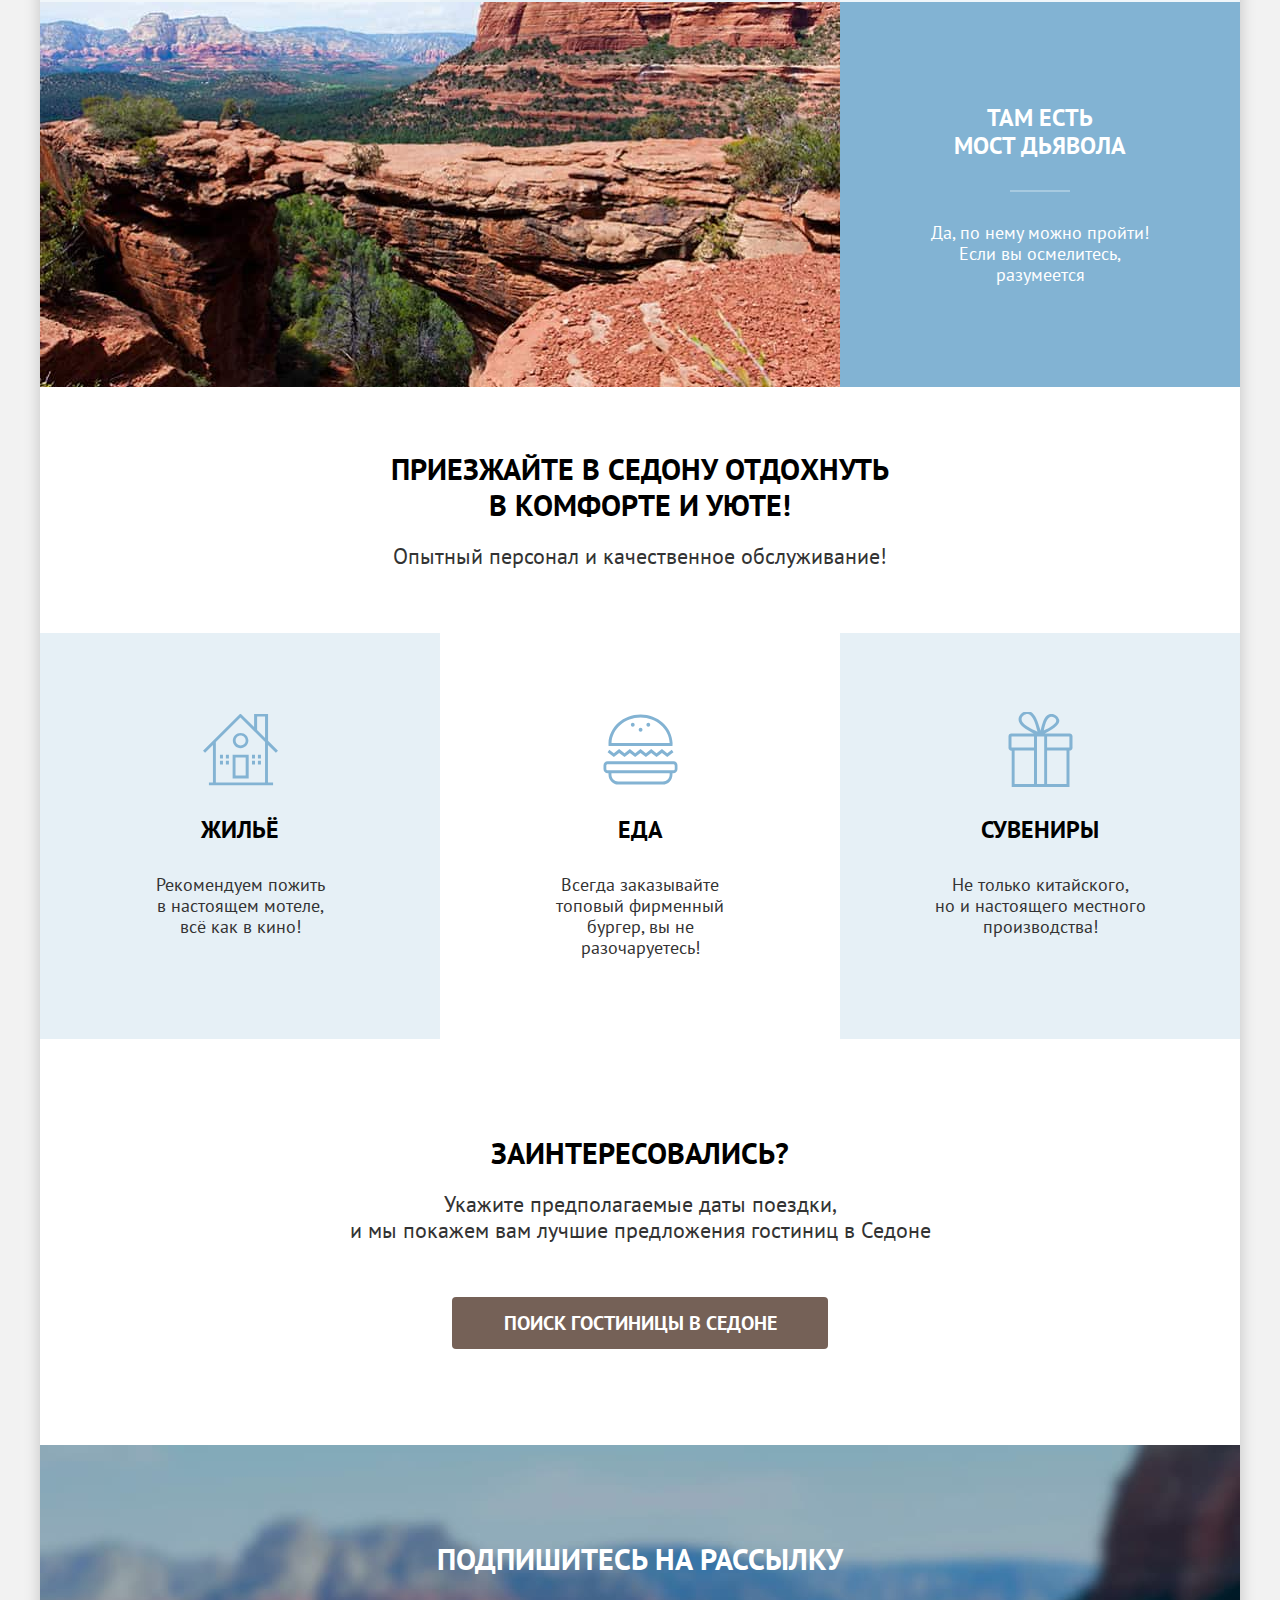
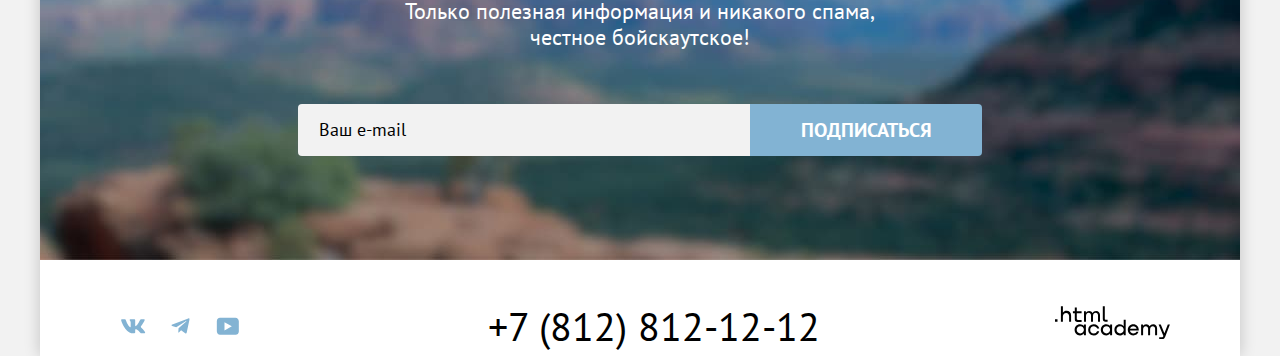
<file: modal.html>
<!DOCTYPE html>
<html lang="ru">

<head>
  <meta charset="utf-8">
  <title>Седона. Городок в Аризоне.</title>
  <link rel="stylesheet" href="styles/styles.css">
  <link rel="icon" href="favicon.ico">
  <link rel="icon" type="image/png" href="images/favicon.png">
</head>

<body class="body-index">
  <header class="page-header" data-test="header">
    <nav class="navigation">
      <a class="link-logo " aria-current="page" href="index.html"><img class="logo" src="images/logo/logo-sedona.svg"
          width="140" height="70" alt="Логотип города Седона"></a>
      <ul class="navigation-list">
        <li class="navigation-item navigation-link-index">
          <a class="navigation-link navigation-link-index link" href="index.html">Главная</a>
        </li>
        <li class="navigation-item">
          <a class="navigation-link navigation-link-about link" href=#>О Седоне</a>
        </li>
        <li class="navigation-item">
          <a class="navigation-link navigation-link-hotels link" href="catalog.html">Гостиницы</a>
        </li>
      </ul>
      <ul class="navigation-user">
        <li class="navigation-item">
          <a class="navigation-link navigation-link-search link" href="#">
            <svg class="navigation-icon" aria-hidden="true" focusable="false" width="19" height="19" viewBox="0 0 19 19"
              fill="none" xmlns="http://www.w3.org/2000/svg">
              <path
                d="m18.5 17-3.7-3.67c1-1.3 1.7-2.98 1.7-4.87A8 8 0 0 0 8.5.5C4.1.5.5 4.18.5 8.56a8 8 0 0 0 12.9 6.26l3.7 3.68 1.4-1.5Zm-10-2.48a6 6 0 0 1-6-5.96 6 6 0 0 1 12 0 6 6 0 0 1-6 5.96Z"
                fill="#000" />
            </svg>
          </a>
        </li>
        <li class="navigation-item">
          <a class="navigation-link navigation-link-liked link  " href="#">
            <svg class="navigation-icon" aria-hidden="true" focusable="false" width="18" height="17" viewBox="0 0 18 17"
              fill="none" xmlns="http://www.w3.org/2000/svg">
              <path
                d="M8.9 17a.9.9 0 0 1-.8-.4c-5.4-6.1-6.7-7.5-7-7.9A5.4 5.4 0 0 1 5.5 0C6.8 0 8 .5 9 1.3a5.46 5.46 0 0 1 9 4.1c0 1.3-.5 2.5-1.3 3.4l-7 7.9c-.2.2-.4.3-.8.3Zm-6-9.5c.3.4 3.5 4 6.1 6.9l6.2-7c.5-.5.7-1.2.7-2 0-1.8-1.5-3.3-3.3-3.3-1 0-2 .5-2.7 1.3-.3.3-.6.4-.9.4-.3 0-.6-.2-.8-.4-.7-.8-1.7-1.3-2.7-1.3-1.8 0-3.3 1.5-3.3 3.3-.1.9.3 1.6.7 2.1-.1 0-.1 0 0 0Z"
                fill="#000" />
            </svg>
          </a>
        </li>
      </ul>
      <a class="navigation-link button navigation-button button-brown" href="#">Хочу сюда!</a>
    </nav>
  </header>
  <main class="main-index main" data-test="main">
    <section class="main-background" data-test="hero">
      <h1 class="visually-hidden">Небольшой туристический город Седона в Аризоне</h1>
      <img class="hero-img" src="images/welcome.svg" width="458" height="352"
        alt="Добро пожаловать в прекрасную Седону, потому что Гранд-каньон - отстой">
    </section>
    <section class="advantages" data-test="advantages">
      <div class="advantages-invite">
        <h2 class="advantages-title title">Седона — небольшой городок в Аризоне,
          заслуживающий большего!</h2>
        <p class="basic-text">Рассмотрим причины, по которым Седона круче, чем Гранд-Каньон!</p>
      </div>
      <ul class="advantages-list ">
        <li class="advantages-item-dark-wrap ">
          <div class="advantages-item dark">
            <h3 class="advantages-subtitle subtitle">Настоящий<br>городок</h3>
            <div class="advantages-subtitle-underline"></div>
            <p class="advantages-text describing-text">Седона — не аттракцион для туристов, там течёт своя жизнь</p>
          </div>
          <div class="advantages-item-dark-img mountains"></div>
        </li>
        <li class="advantages-item  lightest ">
          <h3 class="advantages-subtitle subtitle">Небольшая<br>площадь</h3>
          <div class="advantages-subtitle-underline"></div>
          <p class="advantages-text describing-text">Все достопримечательности находятся очень близко</p>
        </li>
        <li class="advantages-item light ">
          <h3 class="advantages-subtitle subtitle">Красивая<br>дорога</h3>
          <div class="advantages-subtitle-underline"></div>
          <p class="advantages-text describing-text">Ехать в Седону из Лас-Вегаса совсем не скучно!</p>
        </li>
        <li class="advantages-item lightest ">
          <h3 class="advantages-subtitle subtitle">Мало<br>туристов</h3>
          <div class="advantages-subtitle-underline"></div>
          <p class="advantages-text describing-text">Большинство едет в Гранд Каньон и толпится там</p>
        </li>
        <li class="advantages-item-dark-wrap ">
          <div class="advantages-item-dark-img devilish-bridge"></div>
          <div class="advantages-item  dark ">
            <h3 class="advantages-subtitle subtitle">Там есть<br>мост дьявола</h3>
            <div class="advantages-subtitle-underline"></div>
            <p class="advantages-text describing-text">Да, по нему можно пройти! Если вы осмелитесь, разумеется</p>
          </div>
        </li>
      </ul>
    </section>
    <section class="services" data-test="service">
      <div class="services-invite">
        <h2 class="services-title title">Приезжайте в Седону отдохнуть <br> в комфорте и уюте!</h2>
        <p class="text services-text">Опытный персонал и качественное обслуживание!</p>
      </div>
      <ul class="services-list">
        <li class="services-item light ">
          <h3 class="services-subtitle subtitle house">Жильё</h3>
          <p class="services-text describing-text">Рекомендуем пожить<br> в настоящем мотеле,<br>
            всё как в кино!</p>
        </li>
        <li class="services-item lightest">
          <h3 class="services-subtitle subtitle eat">Еда</h3>
          <p class="services-text describing-text">Всегда заказывайте<br>
            топовый фирменный бургер, вы не разочаруетесь!</p>
        </li>
        <li class="services-item  light ">
          <h3 class="services-subtitle subtitle souvenir">Сувениры</h3>
          <p class="services-text describing-text">Не только китайского,<br> но и настоящего местного производства!
          </p>
        </li>
      </ul>
    </section>
    <section class="offers offers-text" data-test="search">
      <h2 class="offers-title title">Заинтересовались?</h2>
      <p class="basic-text">Укажите предполагаемые даты поездки,<br>и мы покажем вам лучшие предложения гостиниц в
        Седоне
      </p>
      <button class="button main-search-hotels button-brown " type="button">Поиск гостиницы в Седоне</button>
    </section>
    <section class="newsletter index-newsletter" data-test="subscribe">
      <h2 class="newsletter-title title">Подпишитесь на рассылку</h2>
      <p class="basic-text">Только полезная информация и никакого спама,<br> честное бойскаутское!</p>
      <form class="newsletter-form" action="https://echo.htmlacademy.ru/">
        <label class="visually-hidden" for="newsletter-mail">Mail</label>
        <input class="newsletter-mail-placeholder" name="newsletter-mail" id="newsletter-mail" type="text"
          placeholder="   Ваш e-mail" required>
        <button class="newsletter-button button button-blue" type="submit">Подписаться</button>
      </form>
    </section>
  </main>
  <footer class="page-footer" data-test="footer">
    <section class="footer-social">
      <h2 class="visually-hidden">Социальные сети</h2>
      <ul class="footer-social-list">
        <li class="footer-social-item">
          <a class="footer-social-link footer-social-vk link" href="https://vk.com/htmlacademy">
            <span class="visually-hidden">Вконтакте</span>
          </a>
        </li>
        <li class="footer-social-item">
          <a class="footer-social-link footer-social-telegram link" href="https://t.me/htmlacademy">
            <span class="visually-hidden">Телеграм</span>
          </a>
        </li>
        <li class="footer-social-item">
          <a class="footer-social-link footer-social-youtube link" href="https://www.youtube.com/user/htmlacademyru">
            <span class="visually-hidden">Ютуб</span>
          </a>
        </li>
      </ul>
    </section>
    <section class="footer-contacts">
      <h2 class="visually-hidden">Телефон для связи</h2>
      <a class="footer-contacts-phone link" href="tel:+78128121212">+7 (812) 812-12-12</a>
    </section>
    <section class="about-text copyright">
      <h2 class="visually-hidden">Разработчик сайта</h2>
      <a class="footer-link" href="https://htmlacademy.ru/intensive/htmlcss">
        <svg viewBox="0 0 115 33" fill="none" width="115" height="33" xmlns="http://www.w3.org/2000/svg">
          <path
            d="M0 13.26v2.6h2.5v-2.6H0ZM11.6 4.86c-1.6 0-2.8.7-3.6 1.7h-.1V.36h-2v15.5h2v-5.3c0-2.1 1.3-3.6 3.3-3.6 1.8 0 2.9 1.4 2.9 3.2v5.7h2v-6.1c.1-3-1.8-4.9-4.5-4.9ZM26.6 5.16h-4.8v-3.7h-2v3.8h-1.9v2h1.9v6c0 1.7 1 2.7 2.7 2.7h4.1v-2h-3.7c-.7 0-1.1-.4-1.1-1.1v-5.7h4.8v-2ZM41.1 4.96c-1.6 0-2.9.8-3.5 2.1h-.1c-.6-1.2-1.8-2.1-3.4-2.1-1.4 0-2.5.8-3.1 1.8h-.1v-1.6H29v10.6h2v-5.4c0-2 1-3.5 2.6-3.5 1.5 0 2.4 1 2.4 2.6v6.3h2v-5.6c0-2.4 1.4-3.3 2.6-3.3 1.5 0 2.4 1 2.4 2.6v6.3h2v-6.5c.1-2.5-1.4-4.3-3.9-4.3ZM47.8 13.06c0 1.7 1 2.7 2.8 2.7h2v-2h-1.7c-.7 0-1.1-.4-1.1-1.1V.36h-2v12.7ZM28.9 20.06c-.9-1.1-2.2-1.8-3.9-1.8-3.1 0-5.4 2.3-5.4 5.6s2.3 5.6 5.4 5.6c1.8 0 3-.8 3.8-1.9h.1v1.6h2v-10.6h-2v1.5Zm-3.6 7.4c-2.2 0-3.6-1.6-3.6-3.6s1.4-3.6 3.6-3.6 3.6 1.6 3.6 3.6c0 1.9-1.4 3.6-3.6 3.6ZM44.2 22.36c-.5-2.4-2.6-4.1-5.4-4.1a5.4 5.4 0 0 0-5.6 5.6c0 3.1 2.2 5.6 5.6 5.6 2.8 0 4.9-1.8 5.4-4.2h-2.1a3.4 3.4 0 0 1-3.3 2.3c-2.2 0-3.6-1.6-3.6-3.6s1.4-3.6 3.6-3.6c1.6 0 2.8 1 3.3 2.2h2.1v-.2ZM55.1 20.06c-.9-1.1-2.2-1.8-3.9-1.8-3.1 0-5.4 2.3-5.4 5.6s2.3 5.6 5.4 5.6c1.8 0 3-.8 3.8-1.9h.1v1.6h2v-10.6h-2v1.5Zm-3.6 7.4c-2.2 0-3.6-1.6-3.6-3.6s1.4-3.6 3.6-3.6 3.6 1.6 3.6 3.6c0 1.9-1.5 3.6-3.6 3.6ZM68.7 20.16c-.9-1.1-2.2-1.9-3.9-1.9-3.1 0-5.4 2.3-5.4 5.6s2.2 5.6 5.4 5.6c1.7 0 3-.8 3.8-1.8h.1v1.5h2v-15.4h-2v6.4Zm-3.6 7.3c-2.2 0-3.6-1.6-3.6-3.6s1.4-3.6 3.6-3.6 3.6 1.6 3.6 3.6c-.1 2-1.5 3.6-3.6 3.6ZM78.3 18.26c-3.3 0-5.5 2.5-5.5 5.6 0 3 2.1 5.6 5.5 5.6 2.5 0 4.5-1.3 5.2-3.6h-2.1c-.5 1-1.6 1.6-3 1.6-1.9 0-3.3-1.3-3.4-2.9h8.8c.2-3.6-2-6.3-5.5-6.3Zm0 1.9c1.7 0 3 1 3.3 2.6h-6.5c.3-1.5 1.5-2.6 3.2-2.6ZM98.2 18.26c-1.6 0-2.9.8-3.6 2h-.1c-.6-1.2-1.8-2-3.4-2-1.4 0-2.5.7-3.1 1.8v-1.5h-1.9v10.6h2v-5.4c0-2 1-3.4 2.6-3.5 1.5 0 2.4 1 2.4 2.6v6.3h2v-5.6c0-2.4 1.4-3.3 2.6-3.3 1.5 0 2.4 1 2.4 2.6v6.3h2v-6.5c.1-2.6-1.4-4.4-3.9-4.4ZM109.4 27.36l-3.6-8.9h-2.2l4.8 11.6c-.3.9-.7 1.2-1.7 1.2h-2.5v2h2.5c1.8 0 2.8-.8 3.5-2.6l4.7-12.2h-2.1l-3.4 8.9Z"
            fill="#000" />
        </svg>
      </a>
    </section>
  </footer>
  <div class="modal-container" data-test="modal">
    <div class="modal">
      <button class="modal-close-button" type="button">
        <span class="visually-hidden">Закрыть</span>
        <svg class="modal-icon-close" viewBox="0 0 14 14" fill="none" xmlns="http://www.w3.org/2000/svg" width="14"
          height="14">
          <path d="M14 1.3 12.7 0 7 5.7 1.3 0 0 1.3 5.7 7 0 12.7 1.3 14 7 8.3l5.7 5.7 1.3-1.3L8.3 7 14 1.3Z"
            fill="#000" />
        </svg>
      </button>
      <section class="reservation">
        <h2 class="reservation-title">Поиск гостиницы в Седоне</h2>
        <form class="reservation-form" action="https://echo.htmlacademy.ru/" method="post">
          <div class="field-group reservation-form-start">
            <label class="form-label reservation-start-label" for="reservation-start">
              Дата Заезда:</label>
            <input class="field" type="text" id="reservation-start" name="reservation-start" value="27 апреля 2020"
              placeholder="Укажите дату" required>
          </div>
          <p>Мы не можем отправить вас в прошлое.</p>
          <div class="field-group reservation-form-end">
            <label class="form-label reservation-end-label" for="reservation-end">
              Дата Выезда:</label>
            <input class="field reservation-end" type="text" id="reservation-end" name="reservation-end"
              value="1 сентября 2023" placeholder="Укажите дату" required>
          </div>
          <p>На эти даты есть свободные номера. Пока есть.</p>
          <div class="field-group reservation-form-adults">
            <label class="form-label" for="reservation-adults">
              Взрослые:
            </label>
            <div class="wrap-quantity-input">
              <button class="button-minus button" type="button">
                <span class="visually-hidden">Уменьшить количество</span>
                <svg width="21" height="20" fill="none" xmlns="http://www.w3.org/2000/svg">
                  <path d="M3.393 9v2h14V9h-14Z" fill="#000" />
                </svg>
              </button>
              <input class="field quantity-adults" type="number" id="reservation-adults" name="reservation-adults"
                value="2" min="0" max="10" required>
              <button class="button-plus button" type="button">
                <span class="visually-hidden">Увеличить количество</span>
                <svg width="20" height="20" fill="none" xmlns="http://www.w3.org/2000/svg">
                  <path d="M17 9h-6V3H9v6H3v2h6v6h2v-6h6V9Z" fill="#000" />
                </svg>
              </button>
            </div>
          </div>
          <div class="field-group reservation-form-children">
            <label class="form-label children" for="reservation-children">
              Дети:
            </label>
            <span class="tooltip">
              <button class="tooltip-toggle" type="button">
                <span class="visually-hidden">Информация о заезде с детьми</span>
                <svg class="tooltip-icon" viewBox="0 0 26 26" fill="none" xmlns="http://www.w3.org/2000/svg">
                  <circle cx="13" cy="13" r="13" fill="#83B3D3" />
                  <path fill-rule="evenodd" clip-rule="evenodd" d="M12 7h2v2h-2V7Zm2 12h-2v-9h2v9Z" fill="#fff" />
                </svg>
              </button>
              <span class="tooltip-text">Укажите количество детей, которые будут с вами, возраст которых от 6 до 18
                лет. Дети до 6 лет размещаются бесплатно.
              </span>
            </span>
            <div class="wrap-quantity-input">
              <button class="button-minus button" type="button">
                <span class="visually-hidden">Уменьшить количество</span>
                <svg width="21" height="20" fill="none" xmlns="http://www.w3.org/2000/svg">
                  <path d="M3.393 9v2h14V9h-14Z" fill="#000" />
                </svg>
              </button>
              <input class="field quantity-children" type="number" id="reservation-children" name="reservation-children"
                value="2" min="0" max="10" required>
              <button class="button-plus button" type="button">
                <span class="visually-hidden">Увеличить количество</span>
                <svg width="20" height="20" fill="none" xmlns="http://www.w3.org/2000/svg">
                  <path d="M17 9h-6V3H9v6H3v2h6v6h2v-6h6V9Z" fill="#000" />
                </svg>
              </button>
            </div>
          </div>
          <button class="button reservation-submit button-blue" type="submit">Найти</button>
        </form>
      </section>
    </div>
  </div>
</body>

</html>
</file>
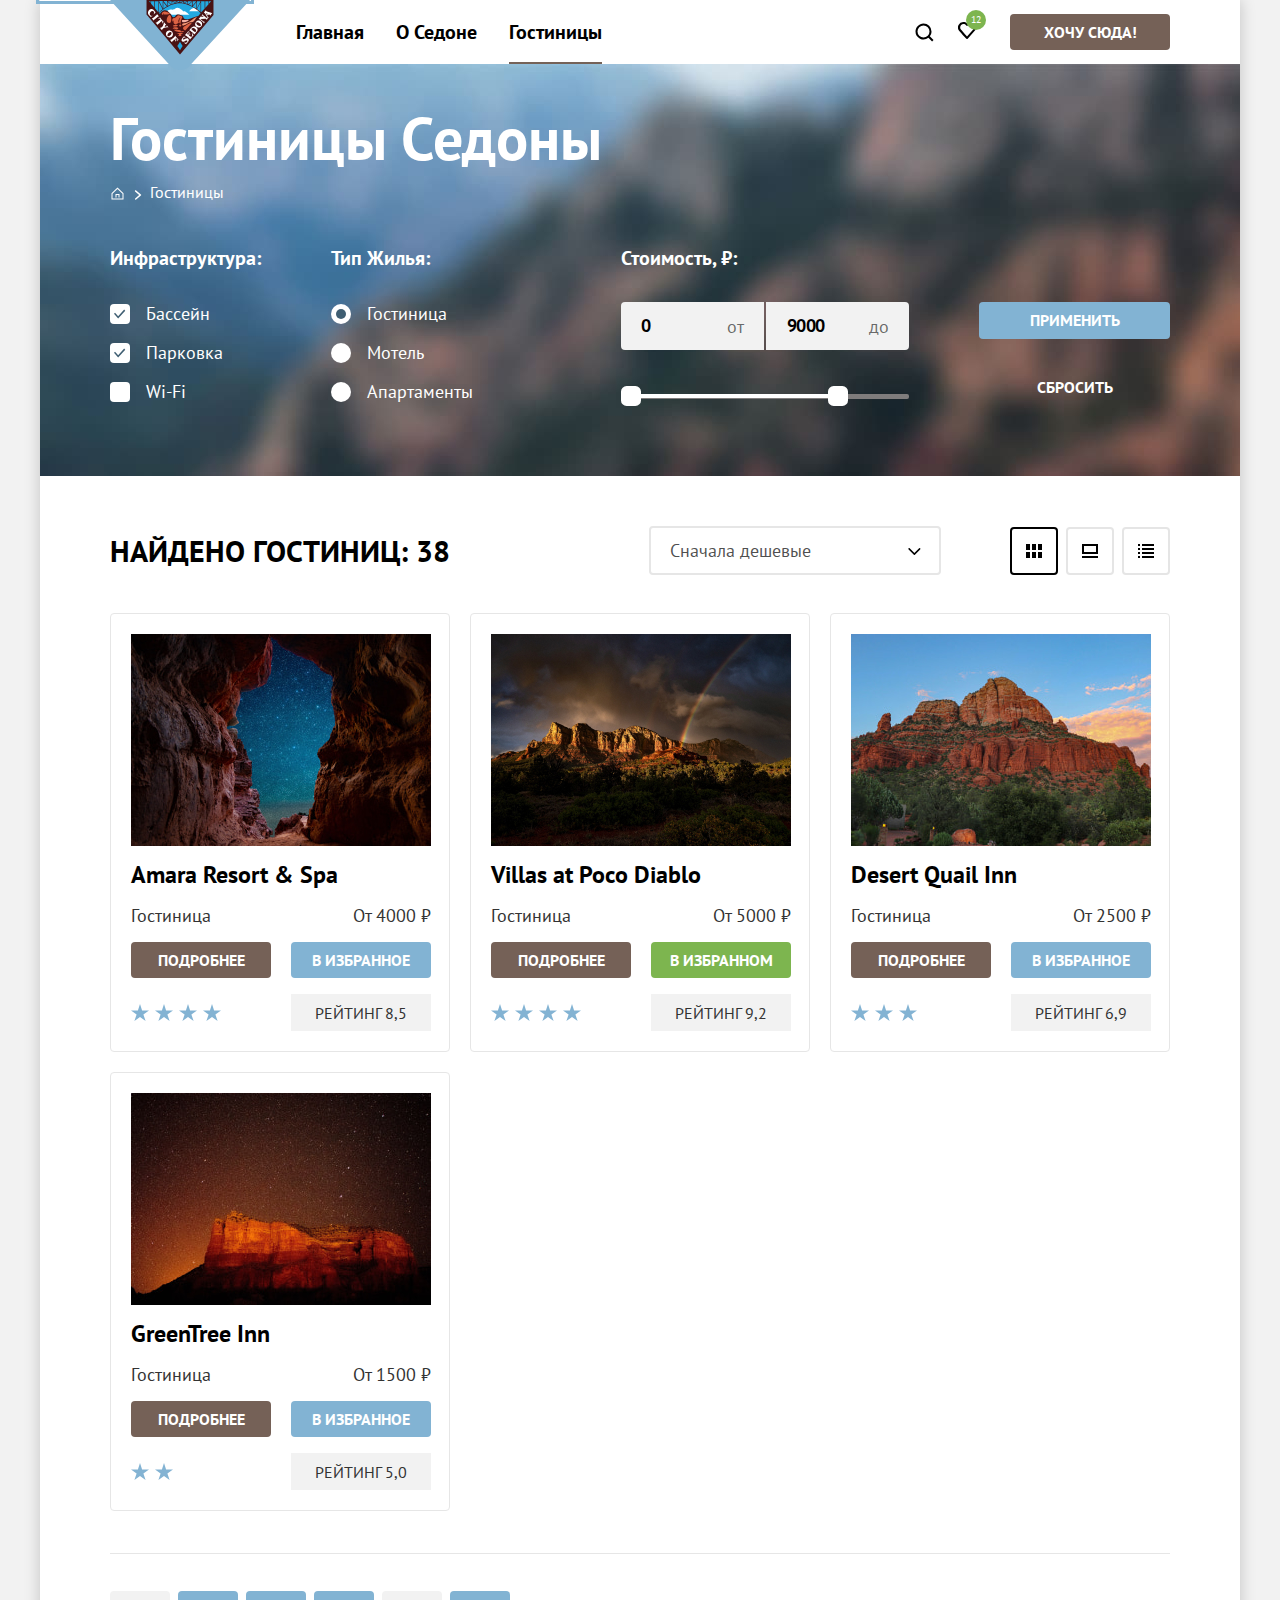
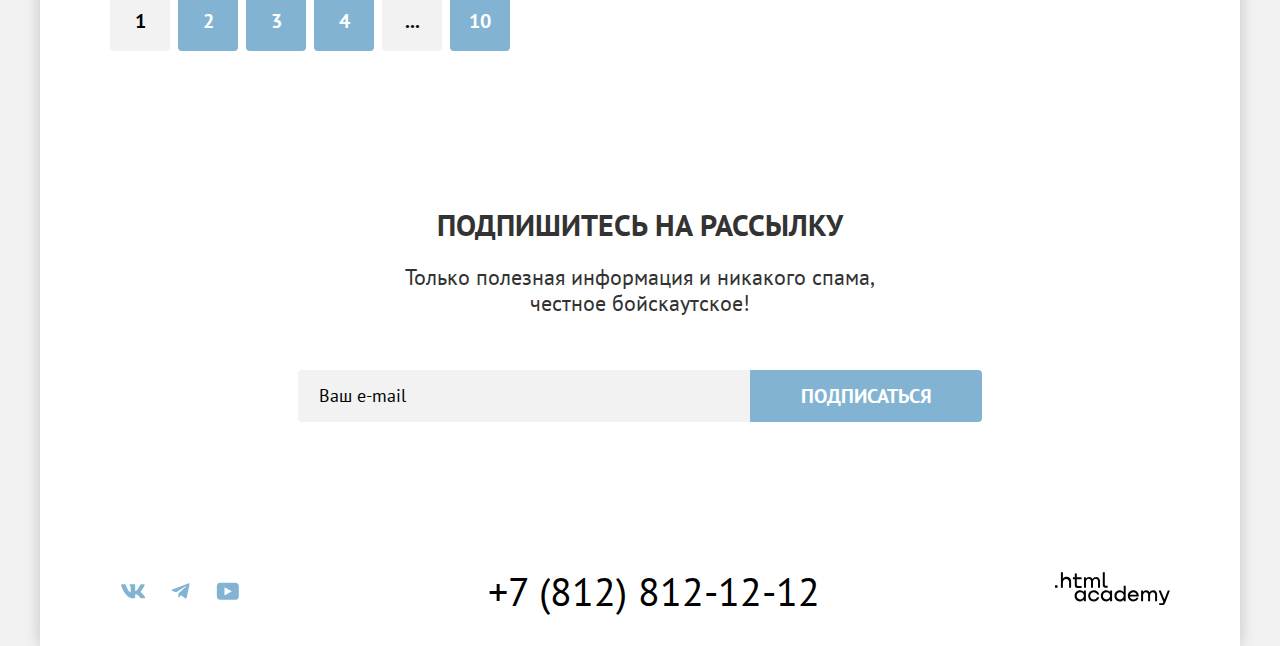
<file: 2/catalog.html>
<!DOCTYPE html>
<html lang="ru">

  <head>
    <meta charset="UTF-8">
    <meta name="viewport" content="width=device-width, initial-scale=1.0">
    <title>Каталог</title>
    <link rel="stylesheet" href="styles/styles.css">
    <base href="https://htmlacademy-htmlcss.github.io/2189251-sedona-2/2/">
</head>

  <body class="body-inner">
    <header class="page-header" data-test="header">
      <nav class="navigation">
        <a class="link-logo" aria-current="page" href="index.html" autofocus><img class="logo"
            src="images/logo/logo-sedona.svg" width="140" height="70" alt="Логотип города Седона"></a>
        <ul class="navigation-list">
          <li class="navigation-item">
            <a class="navigation-link navigation-link-index link" href="index.html">Главная</a>
          </li>
          <li class="navigation-item">
            <a class="navigation-link navigation-link-about link" href=#>О Седоне</a>
          </li>
          <li class="navigation-item">
            <a class="navigation-link navigation-link-hotels link" href="catalog.html">Гостиницы</a>
          </li>
        </ul>
        <ul class="navigation-user">
          <li class="navigation-item">
            <a class="navigation-link navigation-link-search link" href="#">
              <svg class="navigation-icon" aria-hidden="true" focusable="false" width="19" height="19"
                viewBox="0 0 19 19" fill="none" xmlns="http://www.w3.org/2000/svg">
                <path
                  d="m18.5 17-3.7-3.67c1-1.3 1.7-2.98 1.7-4.87A8 8 0 0 0 8.5.5C4.1.5.5 4.18.5 8.56a8 8 0 0 0 12.9 6.26l3.7 3.68 1.4-1.5Zm-10-2.48a6 6 0 0 1-6-5.96 6 6 0 0 1 12 0 6 6 0 0 1-6 5.96Z"
                  fill="#000" />
              </svg>
            </a>
          </li>
          <li class="navigation-item">
            <a class="navigation-link navigation-link-liked link  " href="#">
              <svg class="navigation-icon" aria-hidden="true" focusable="false" width="18" height="17"
                viewBox="0 0 18 17" fill="none" xmlns="http://www.w3.org/2000/svg">
                <path
                  d="M8.9 17a.9.9 0 0 1-.8-.4c-5.4-6.1-6.7-7.5-7-7.9A5.4 5.4 0 0 1 5.5 0C6.8 0 8 .5 9 1.3a5.46 5.46 0 0 1 9 4.1c0 1.3-.5 2.5-1.3 3.4l-7 7.9c-.2.2-.4.3-.8.3Zm-6-9.5c.3.4 3.5 4 6.1 6.9l6.2-7c.5-.5.7-1.2.7-2 0-1.8-1.5-3.3-3.3-3.3-1 0-2 .5-2.7 1.3-.3.3-.6.4-.9.4-.3 0-.6-.2-.8-.4-.7-.8-1.7-1.3-2.7-1.3-1.8 0-3.3 1.5-3.3 3.3-.1.9.3 1.6.7 2.1-.1 0-.1 0 0 0Z"
                  fill="#000" />
              </svg>
            </a>
          </li>
        </ul>
        <a class="navigation-link button navigation-button" href="#">Хочу сюда!</a>
      </nav>
    </header>
    <main class="main-inner main" data-test="main">
      <div class="inner-header-catalog-hotels-background" data-test="filter">
        <section class="inner-header" >
          <h1 class="inner-header-title">Гостиницы Седоны</h1>
          <ul class="breadcrumbs">
            <li class="breadcrumbs-item">
              <a class="breadcrumbs-link breadcrumbs-home link" href="index.html">
                <span class="visually-hidden ">Дом</span>
              </a>
            </li>
            <li class="breadcrumbs-item">
              <a class="breadcrumbs-link">Гостиницы</a>
            </li>
          </ul>
        </section>
        <section class="catalog-hotels">
          <h2 class="visually-hidden">Подбор гостиницы</h2>
          <form class="catalog-filter" action="https://echo.htmlacademy.ru/" method="get">
            <fieldset class="catalog-filter-group infrastructure">
              <legend class="catalog-filter-title">Инфраструктура:</legend>
              <ul class="catalog-filter-list">
                <li class="catalog-filter-item">
                  <label class="control">
                    <input class="visually-hidden control-input" type="checkbox" name="pool" checked>
                    <span class="control-mark"></span>
                    <span class="control-label">Бассейн</span>
                  </label>
                </li>
                <li class="catalog-filter-item">
                  <label class="control">
                    <input class="visually-hidden control-input" type="checkbox" name="parking" checked>
                    <span class="control-mark"></span>
                    <span class="control-label">Парковка</span>
                  </label>
                </li>
                <li class="catalog-filter-item">
                  <label class="control">
                    <input class="visually-hidden control-input" type="checkbox" name="wi-fi">
                    <span class="control-mark"></span>
                    <span class="control-label">Wi-Fi</span>
                  </label>
                </li>
              </ul>
            </fieldset>
            <fieldset class="catalog-filter-group housing-type">
              <legend class="catalog-filter-title ">Тип Жилья:</legend>
              <ul class="catalog-filter-list">
                <li class="catalog-filter-item">
                  <label class="control">
                    <input class="visually-hidden control-input" type="radio" name="house-type" value="hotel" checked>
                    <span class="control-mark"></span>
                    <span class="control-label">Гостиница</span>
                  </label>
                </li>
                <li class="catalog-filter-item">
                  <label class="control">
                    <input class="visually-hidden control-input" type="radio" name="house-type" value="motel">
                    <span class="control-mark"></span>
                    <span class="control-label">Мотель</span>
                  </label>
                </li>
                <li class="catalog-filter-item">
                  <label class="control">
                    <input class="visually-hidden control-input" type="radio" name="house-type" value="apartments">
                    <span class="control-mark"></span>
                    <span class="control-label">Апартаменты</span>
                  </label>
                </li>
              </ul>
            </fieldset>
            <fieldset class="choice-rental-price">
              <legend class="rental-price">Стоимость, ₽:</legend>
              <div class="rental-price-wrap">
                <label class="min-price">
                  <input name="min-price" type="text" placeholder="0">
                </label>
                <label class="max-price">
                  <input name="max-price" type="text" placeholder="9000">
                </label>
              </div>
              <div class="range">
                <div class="range-scale">
                  <div class="range-bar" style="width: 207px; left: 10px;">
                    <button class="range-toggle toggle-min">
                      <span class="visually-hidden">Изменить минимальную цену</span>
                    </button>
                    <button class="range-toggle toggle-max">
                      <span class="visually-hidden">Изменить максимальную цену</span>
                    </button>
                  </div>
                </div>
              </div>
            </fieldset>
            <div class="rental-price-buttons-wrap">
              <button class="button apply" type="submit">Применить</button>
              <button class="button transparent" type="reset">Сбросить</button>
            </div>
          </form>
        </section>
      </div>
      <section class="filtration-result"  data-test="catalog">
        <div class="filtration-result-header">
          <h2 class="filtration-result-title title">Найдено гостиниц:
            <span class="filtration-result-hotels">38</span>
          </h2>
          <div class="select-wrapper">
            <select class="select-sorting" aria-label="Сортировка">
              <option value="cheap" selected>&nbsp;Сначала&nbsp;дешевые </option>
              <option value="popular">&nbsp;Сначала&nbsp;популярные</option>
              <option value="expensive">&nbsp;Сначала&nbsp;дорогие</option>
            </select>
          </div>
          <ul class="hotels-list-view ">
            <li class="hotels-list-view-item">
              <a class="link card-grid-toggle active" href="#">
                <svg width="16" height="14" viewBox="0 0 16 14" fill="none" xmlns="http://www.w3.org/2000/svg">
                  <g clip-path="url(#a)" fill="#000">
                    <path d="M4 0H0v6h4V0ZM16 0h-4v6h4V0ZM10 0H6v6h4V0ZM4 8H0v6h4V8ZM16 8h-4v6h4V8ZM10 8H6v6h4V8Z" />
                  </g>
                  <defs>
                    <clipPath id="a">
                      <path fill="#fff" d="M0 0h16v14H0z" />
                    </clipPath>
                  </defs>
                </svg>
                <span class="visually-hidden small-cards">Карточки</span>
              </a>
            </li>
            <li class="hotels-list-view-item">
              <a class="link card-grid-toggle" href="#">
                <svg width="16" height="14" fill="none" xmlns="http://www.w3.org/2000/svg">
                  <g clip-path="url(#a)" fill="#000">
                    <path d="M16 12H0v2h16v-2ZM14 2v6H2V2h12Zm2-2H0v10h16V0Z" />
                  </g>
                  <defs>
                    <clipPath id="b">
                      <path fill="#fff" d="M0 0h16v14H0z" />
                    </clipPath>
                  </defs>
                </svg>
                <span class="visually-hidden big-card">Карточка</span>
              </a>
            </li>
            <li class="hotels-list-view-item">
              <a class="link card-grid-toggle" href="#">
                <svg width="16" height="14" viewBox="0 0 16 14" fill="none" xmlns="http://www.w3.org/2000/svg">
                  <g clip-path="url(#a)" fill="#000">
                    <path
                      d="M2 0H0v2h2V0ZM16 0H4v2h12V0ZM2 4H0v2h2V4ZM16 4H4v2h12V4ZM2 8H0v2h2V8ZM16 8H4v2h12V8ZM2 12H0v2h2v-2ZM16 12H4v2h12v-2Z" />
                  </g>
                  <defs>
                    <clipPath id="c">
                      <path fill="#fff" d="M0 0h16v14H0z" />
                    </clipPath>
                  </defs>
                </svg>
                <span class="visually-hidden cards-list">Список</span>
              </a>
            </li>
          </ul>
        </div>
        <ul class="hotel-list">
          <li class="hotel-card">
            <a class="card" href="hotel.html"><img src="images/hotels/hotel-amara-resort-spa.jpg" width="300"
                height="212" alt="гостиница Amara Resort and Spa">
            </a>
            <a class="hotel-card-link link" href="hotel.html">
              <h3 class="hotel-card-title subtitle">Amara Resort & Spa</h3>
            </a>
            <span class="card-text describing-text">Гостиница</span>
            <span class="hotel-card-price">От 4000 ₽</span>
            <a class="hotel-card-about-button button" href="#">Подробнее</a>
            <button class="hotel-card-select-button button">В избранное</button>
            <span class="rating-stars">
              <span class="stars"></span>
              <span class="stars-background stars-background-4"></span>
            </span>
            <span class="hotel-rating">Рейтинг 8,5</span>
          </li>
          <li class="hotel-card">
            <a class="card" href="hotel.html"><img src="images/hotels/hotel-villas-at-poco-diablo.jpg" width="300"
                height="212" alt="гостиница Villas at Poco Diablo">
            </a>
            <a class="hotel-card-link link" href="hotel.html">
              <h3 class="hotel-card-title subtitle">Villas at Poco Diablo</h3>
            </a>
            <span class="card-text describing-text">Гостиница</span>
            <span class="hotel-card-price">От 5000 ₽</span>
            <a class="hotel-card-about-button button" href="#">Подробнее</a>
            <button class="button hotel-card-select-button liked">В избранном</button>
            <span class="rating-stars ">
              <span class="stars"></span>
              <span class="stars-background stars-background-4"></span>
            </span>
            <span class="hotel-rating">Рейтинг 9,2</span>
          </li>
          <li class="hotel-card">
            <a class="card" href="hotel.html"><img src="images/hotels/hotel-desert-quail-inn.jpg" width="300"
                height="212" alt="гостиница Desert Quail Inn">
            </a>
            <a class="hotel-card-link link" href="hotel.html">
              <h3 class="hotel-card-title subtitle">Desert Quail Inn</h3>
            </a>
            <span class="card-text describing-text">Гостиница</span>
            <span class="hotel-card-price">От 2500 ₽</span>
            <a class="hotel-card-about-button button" href="#">Подробнее</a>
            <button class="hotel-card-select-button button">В избранное</button>
            <span class="rating-stars ">
              <span class="stars"></span>
              <span class="stars-background stars-background-3"></span>
            </span>
            <span class="hotel-rating">Рейтинг 6,9</span>
          </li>
          <li class="hotel-card">
            <a class="card" href="hotel.html"><img src="images/hotels/hotel-greentree-inn.jpg" width="300" height="212"
                alt="гостиница GreenTree Inn"></a>
            <a class="hotel-card-link link" href="hotel.html">
              <h3 class="hotel-card-title subtitle">GreenTree Inn</h3>
            </a>
            <span class="card-text describing-text">Гостиница</span>
            <span class="hotel-card-price">От 1500 ₽</span>
            <a class="hotel-card-about-button button" href="#">Подробнее</a>
            <button class="hotel-card-select-button button ">В избранное</button>
            <span class="rating-stars">
              <span class="stars"></span>
              <span class="stars-background stars-background-2"></span>
            </span>
            <span class="hotel-rating">Рейтинг 5,0</span>
          </li>
        </ul>
        <div class="line-under-pagination"></div>
        <ul class="pagination">
          <li class="pagination-item">
            <a class="pagination-link link pagination-current">1</a>
          </li>
          <li class="pagination-item">
            <a class="pagination-link link" href="#">2</a>
          </li>
          <li class="pagination-item">
            <a class="pagination-link link" href="#">3</a>
          </li>
          <li class="pagination-item">
            <a class="pagination-link link" href="#">4</a>
          </li>
          <li class="pagination-item">
            <a class="pagination-link link dots" href="#">...</a>
          </li>
          <li class="pagination-item">
            <a class="pagination-link link " href="#">10</a>
          </li>
        </ul>
      </section>
      <section class="newsletter catalog-newsletter" data-test="subscribe">
        <h2 class="newsletter-title title">Подпишитесь на рассылку</h2>
        <p class="basic-text">Только полезная информация и никакого спама,<br> честное бойскаутское!</p>
        <form class="newsletter-form" action="https://echo.htmlacademy.ru/">
          <label class="visually-hidden" for="newsletter-mail">Mail</label>
          <input class="newsletter-mail-placeholder catalog-newsletter-placeholder" name="newsletter-mail"
            id="newsletter-mail" type="text" placeholder="   Ваш e-mail" required>
          <button class="newsletter-button button" type="submit">Подписаться</button>
        </form>
      </section>
    </main>
    <footer class="page-footer" data-test="footer">
      <section class="footer-social">
        <h2 class="visually-hidden">Социальные сети</h2>
        <ul class="footer-social-list">
          <li class="footer-social-item">
            <a class="footer-social-link footer-social-vk link" href="https://vk.com/htmlacademy">
              <span class="visually-hidden">Вконтакте</span>
            </a>
          </li>
          <li class="footer-social-item">
            <a class="footer-social-link footer-social-telegram link" href="https://t.me/htmlacademy">
              <span class="visually-hidden">Телеграм</span>
            </a>
          </li>
          <li class="footer-social-item">
            <a class="footer-social-link footer-social-youtube link" href="https://www.youtube.com/user/htmlacademyru">
              <span class="visually-hidden">Ютуб</span>
            </a>
          </li>
        </ul>
      </section>
      <section class="footer-contacts">
        <h2 class="visually-hidden">Телефон для связи</h2>
        <a class="footer-contacts-phone link" href="tel:+78128121212">+7 (812) 812-12-12</a>
      </section>
      <section class="about-text">
        <h2 class="visually-hidden">Разработчик сайта</h2>
        <a class="footer-link" href="https://htmlacademy.ru/intensive/htmlcss">
          <svg viewBox="0 0 115 33" fill="none" width="115" height="33" xmlns="http://www.w3.org/2000/svg">
            <path
              d="M0 13.26v2.6h2.5v-2.6H0ZM11.6 4.86c-1.6 0-2.8.7-3.6 1.7h-.1V.36h-2v15.5h2v-5.3c0-2.1 1.3-3.6 3.3-3.6 1.8 0 2.9 1.4 2.9 3.2v5.7h2v-6.1c.1-3-1.8-4.9-4.5-4.9ZM26.6 5.16h-4.8v-3.7h-2v3.8h-1.9v2h1.9v6c0 1.7 1 2.7 2.7 2.7h4.1v-2h-3.7c-.7 0-1.1-.4-1.1-1.1v-5.7h4.8v-2ZM41.1 4.96c-1.6 0-2.9.8-3.5 2.1h-.1c-.6-1.2-1.8-2.1-3.4-2.1-1.4 0-2.5.8-3.1 1.8h-.1v-1.6H29v10.6h2v-5.4c0-2 1-3.5 2.6-3.5 1.5 0 2.4 1 2.4 2.6v6.3h2v-5.6c0-2.4 1.4-3.3 2.6-3.3 1.5 0 2.4 1 2.4 2.6v6.3h2v-6.5c.1-2.5-1.4-4.3-3.9-4.3ZM47.8 13.06c0 1.7 1 2.7 2.8 2.7h2v-2h-1.7c-.7 0-1.1-.4-1.1-1.1V.36h-2v12.7ZM28.9 20.06c-.9-1.1-2.2-1.8-3.9-1.8-3.1 0-5.4 2.3-5.4 5.6s2.3 5.6 5.4 5.6c1.8 0 3-.8 3.8-1.9h.1v1.6h2v-10.6h-2v1.5Zm-3.6 7.4c-2.2 0-3.6-1.6-3.6-3.6s1.4-3.6 3.6-3.6 3.6 1.6 3.6 3.6c0 1.9-1.4 3.6-3.6 3.6ZM44.2 22.36c-.5-2.4-2.6-4.1-5.4-4.1a5.4 5.4 0 0 0-5.6 5.6c0 3.1 2.2 5.6 5.6 5.6 2.8 0 4.9-1.8 5.4-4.2h-2.1a3.4 3.4 0 0 1-3.3 2.3c-2.2 0-3.6-1.6-3.6-3.6s1.4-3.6 3.6-3.6c1.6 0 2.8 1 3.3 2.2h2.1v-.2ZM55.1 20.06c-.9-1.1-2.2-1.8-3.9-1.8-3.1 0-5.4 2.3-5.4 5.6s2.3 5.6 5.4 5.6c1.8 0 3-.8 3.8-1.9h.1v1.6h2v-10.6h-2v1.5Zm-3.6 7.4c-2.2 0-3.6-1.6-3.6-3.6s1.4-3.6 3.6-3.6 3.6 1.6 3.6 3.6c0 1.9-1.5 3.6-3.6 3.6ZM68.7 20.16c-.9-1.1-2.2-1.9-3.9-1.9-3.1 0-5.4 2.3-5.4 5.6s2.2 5.6 5.4 5.6c1.7 0 3-.8 3.8-1.8h.1v1.5h2v-15.4h-2v6.4Zm-3.6 7.3c-2.2 0-3.6-1.6-3.6-3.6s1.4-3.6 3.6-3.6 3.6 1.6 3.6 3.6c-.1 2-1.5 3.6-3.6 3.6ZM78.3 18.26c-3.3 0-5.5 2.5-5.5 5.6 0 3 2.1 5.6 5.5 5.6 2.5 0 4.5-1.3 5.2-3.6h-2.1c-.5 1-1.6 1.6-3 1.6-1.9 0-3.3-1.3-3.4-2.9h8.8c.2-3.6-2-6.3-5.5-6.3Zm0 1.9c1.7 0 3 1 3.3 2.6h-6.5c.3-1.5 1.5-2.6 3.2-2.6ZM98.2 18.26c-1.6 0-2.9.8-3.6 2h-.1c-.6-1.2-1.8-2-3.4-2-1.4 0-2.5.7-3.1 1.8v-1.5h-1.9v10.6h2v-5.4c0-2 1-3.4 2.6-3.5 1.5 0 2.4 1 2.4 2.6v6.3h2v-5.6c0-2.4 1.4-3.3 2.6-3.3 1.5 0 2.4 1 2.4 2.6v6.3h2v-6.5c.1-2.6-1.4-4.4-3.9-4.4ZM109.4 27.36l-3.6-8.9h-2.2l4.8 11.6c-.3.9-.7 1.2-1.7 1.2h-2.5v2h2.5c1.8 0 2.8-.8 3.5-2.6l4.7-12.2h-2.1l-3.4 8.9Z"
              fill="#000" />
          </svg>
        </a>
      </section>
    </footer>
  </body>

</html>
</file>
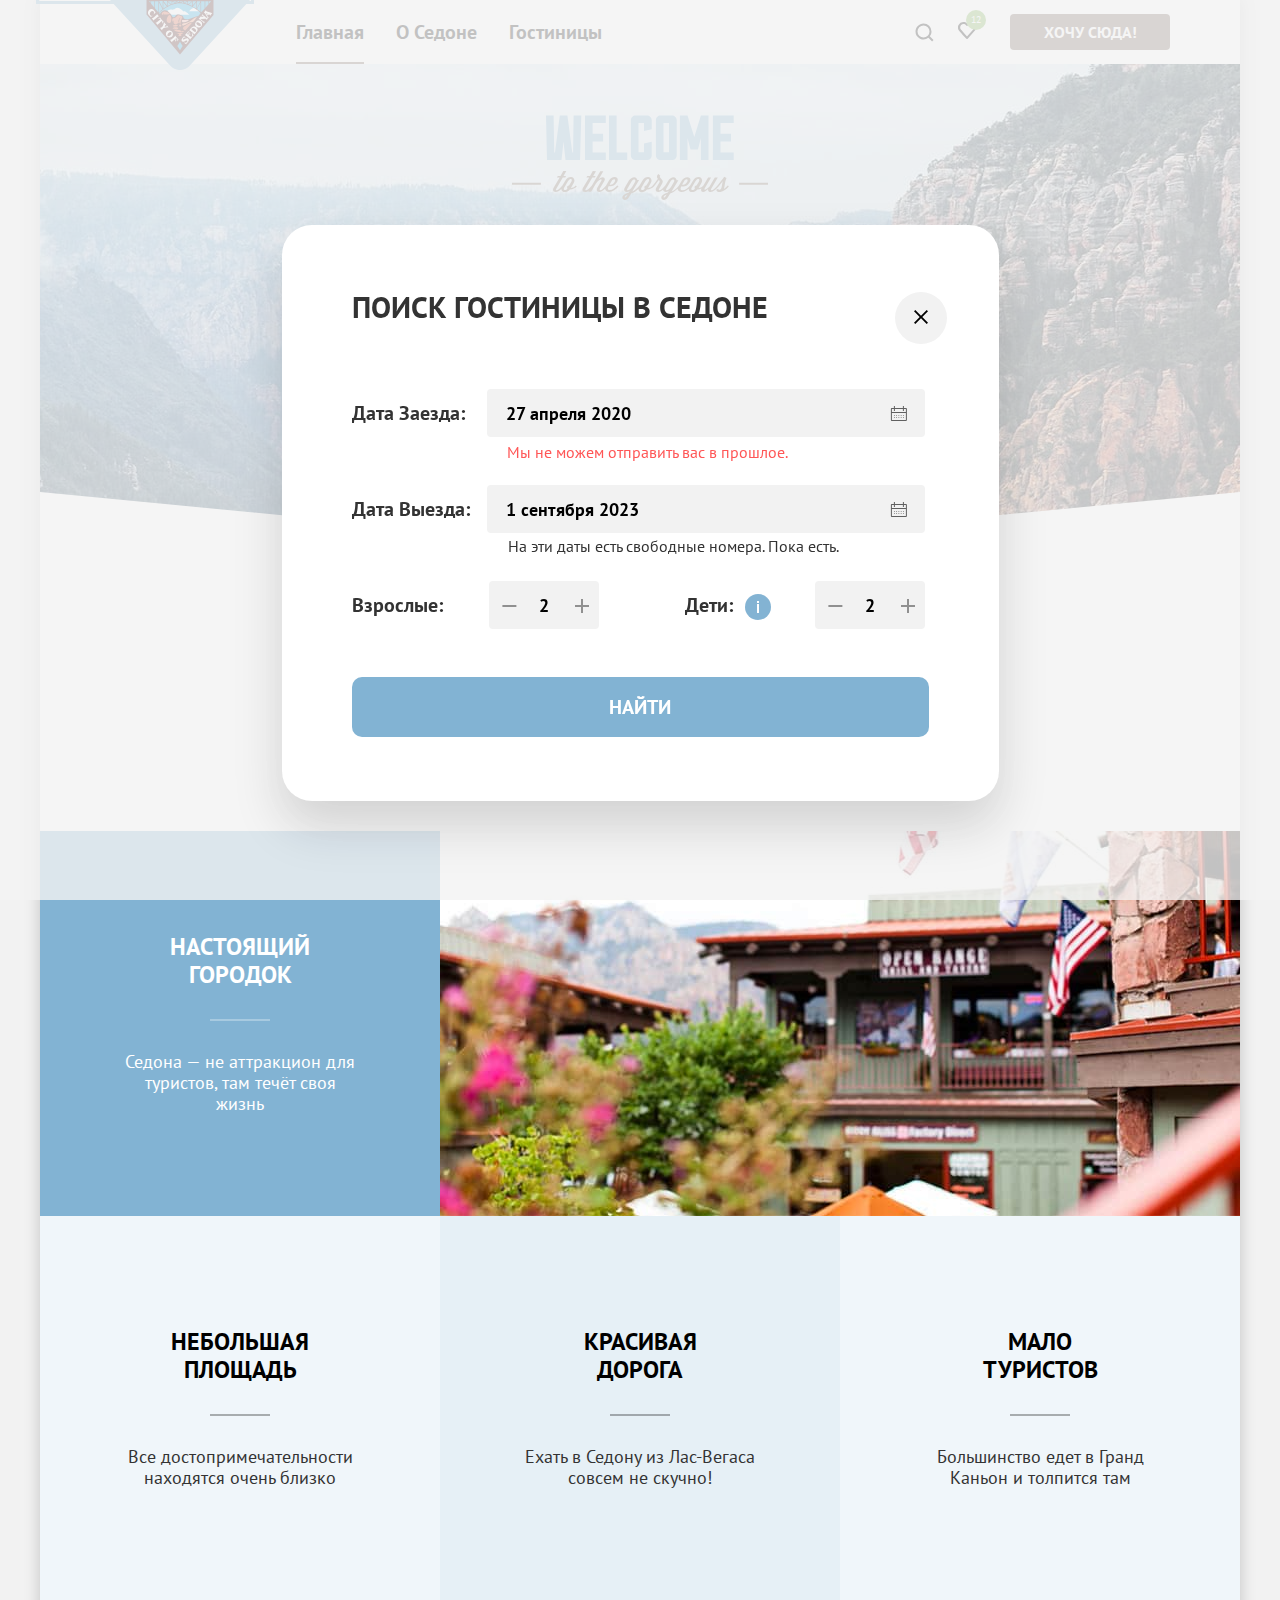
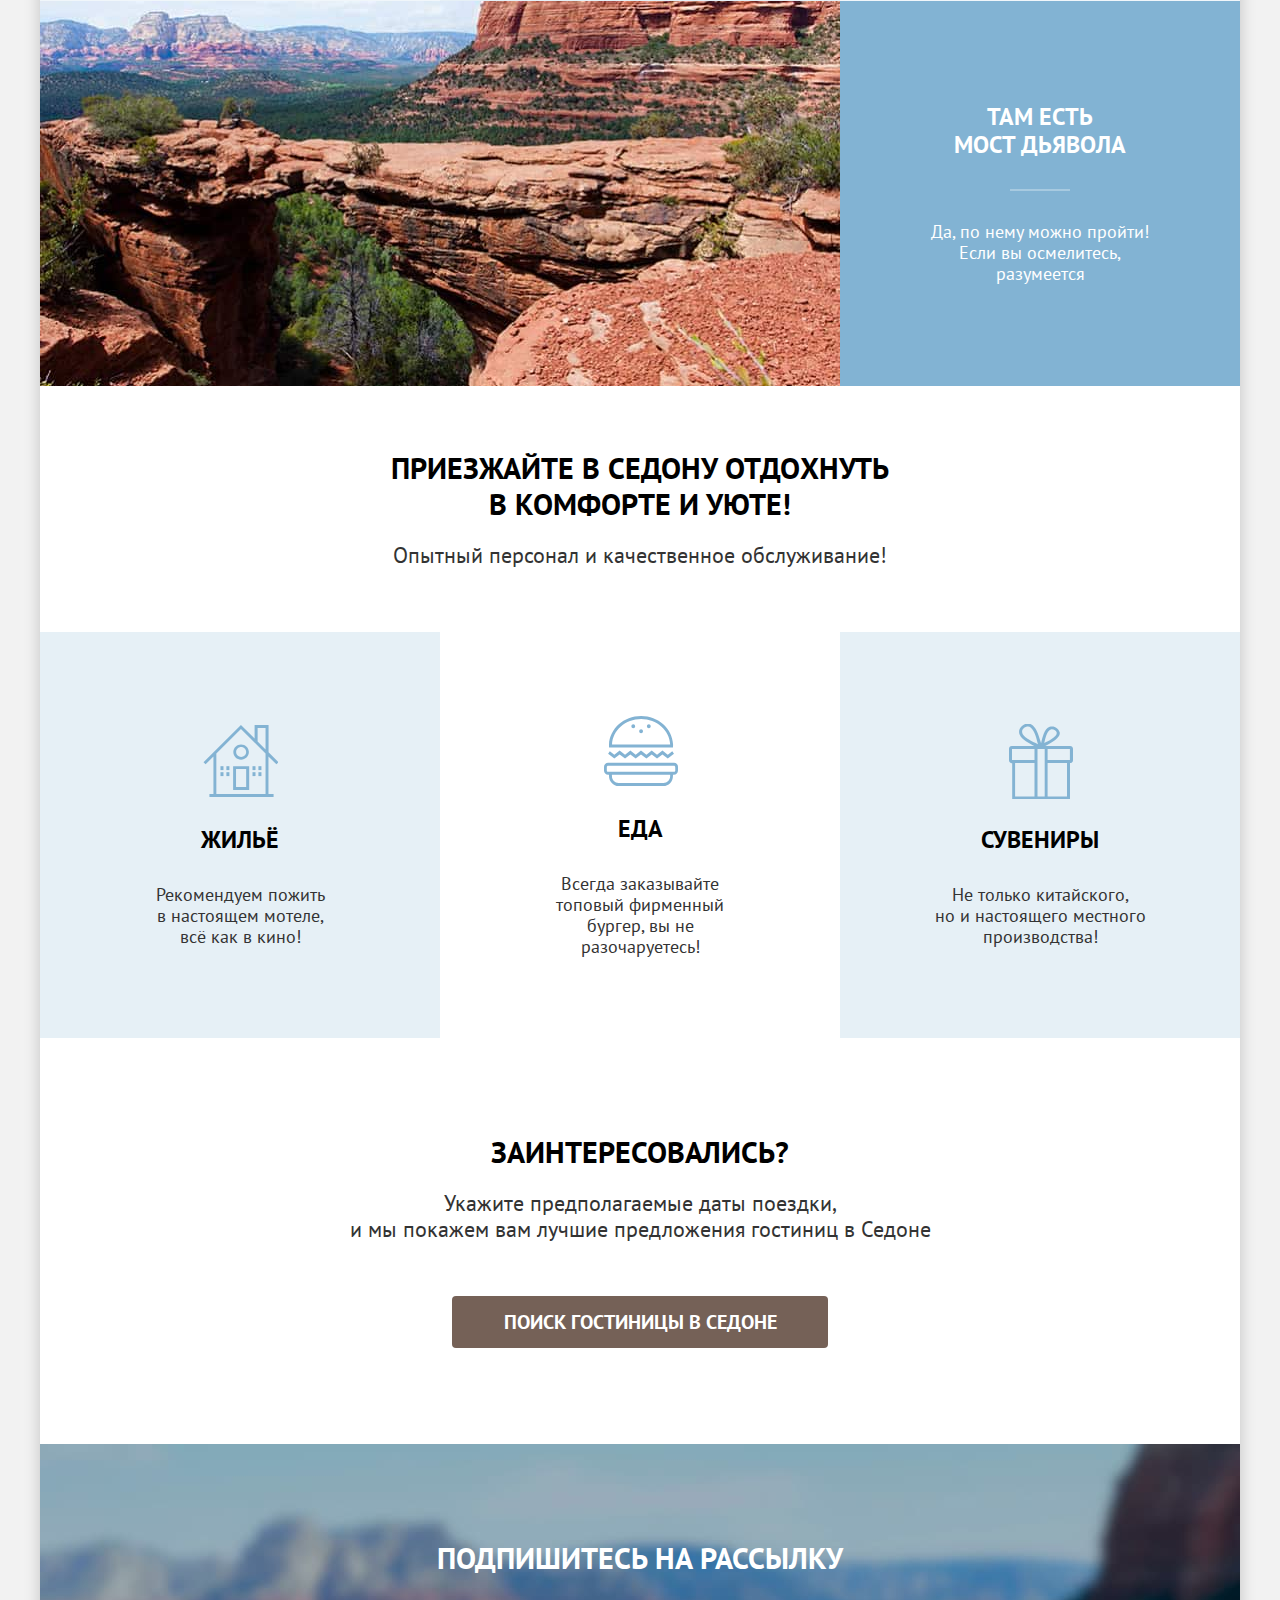
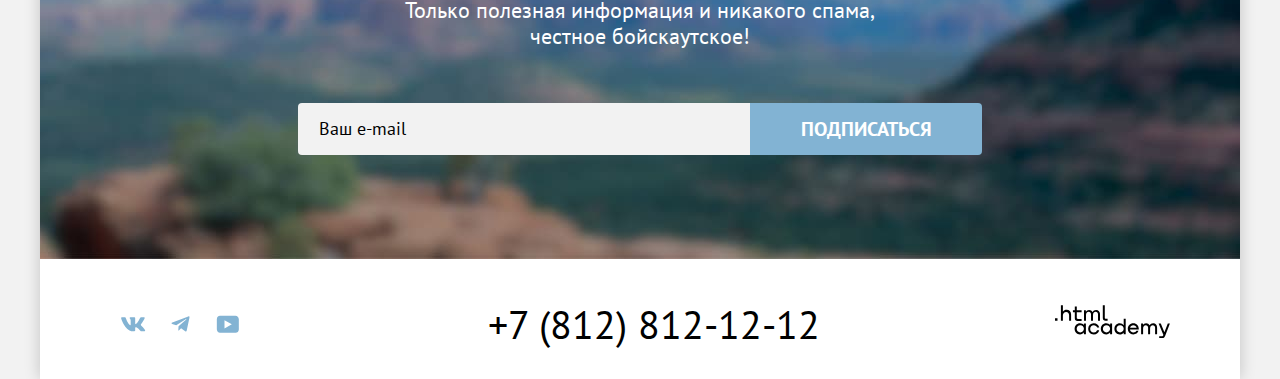
<file: 2/modal.html>
<!DOCTYPE html>
<html lang="ru">

  <head>
    <meta charset="utf-8">
    <title>Седона. Городок в Аризоне.</title>
    <link rel="stylesheet" href="styles/styles.css">
    <link rel="icon" href="favicon.ico">
    <base href="https://htmlacademy-htmlcss.github.io/2189251-sedona-2/2/">
</head>

  <body class="body-index">
    <header class="page-header" data-test="header">
      <nav class="navigation">
        <a class="link-logo" aria-current="page" href="index.html" autofocus><img class="logo"
            src="images/logo/logo-sedona.svg" width="140" height="70" alt="Логотип города Седона"></a>
        <ul class="navigation-list">
          <li class="navigation-item">
            <a class="navigation-link navigation-link-index link" href="index.html">Главная</a>
          </li>
          <li class="navigation-item">
            <a class="navigation-link navigation-link-about link" href=#>О Седоне</a>
          </li>
          <li class="navigation-item">
            <a class="navigation-link navigation-link-hotels link" href="catalog.html">Гостиницы</a>
          </li>
        </ul>
        <ul class="navigation-user">
          <li class="navigation-item">
            <a class="navigation-link navigation-link-search link" href="#">
              <svg class="navigation-icon" aria-hidden="true" focusable="false" width="19" height="19"
                viewBox="0 0 19 19" fill="none" xmlns="http://www.w3.org/2000/svg">
                <path
                  d="m18.5 17-3.7-3.67c1-1.3 1.7-2.98 1.7-4.87A8 8 0 0 0 8.5.5C4.1.5.5 4.18.5 8.56a8 8 0 0 0 12.9 6.26l3.7 3.68 1.4-1.5Zm-10-2.48a6 6 0 0 1-6-5.96 6 6 0 0 1 12 0 6 6 0 0 1-6 5.96Z"
                  fill="#000" />
              </svg>
            </a>
          </li>
          <li class="navigation-item">
            <a class="navigation-link navigation-link-liked link  " href="#">
              <svg class="navigation-icon" aria-hidden="true" focusable="false" width="18" height="17"
                viewBox="0 0 18 17" fill="none" xmlns="http://www.w3.org/2000/svg">
                <path
                  d="M8.9 17a.9.9 0 0 1-.8-.4c-5.4-6.1-6.7-7.5-7-7.9A5.4 5.4 0 0 1 5.5 0C6.8 0 8 .5 9 1.3a5.46 5.46 0 0 1 9 4.1c0 1.3-.5 2.5-1.3 3.4l-7 7.9c-.2.2-.4.3-.8.3Zm-6-9.5c.3.4 3.5 4 6.1 6.9l6.2-7c.5-.5.7-1.2.7-2 0-1.8-1.5-3.3-3.3-3.3-1 0-2 .5-2.7 1.3-.3.3-.6.4-.9.4-.3 0-.6-.2-.8-.4-.7-.8-1.7-1.3-2.7-1.3-1.8 0-3.3 1.5-3.3 3.3-.1.9.3 1.6.7 2.1-.1 0-.1 0 0 0Z"
                  fill="#000" />
              </svg>
            </a>
          </li>
        </ul>
        <a class="navigation-link button navigation-button" href="#">Хочу сюда!</a>
      </nav>
    </header>
    <main class="main-index main" data-test="main">
      <section class="main-background" data-test="hero">
        <h1 class="visually-hidden">Небольшой туристический город Седона в Аризоне</h1>
        <img class="hero-img" src="images/welcome.svg" width="458" height="352"
          alt="Добро пожаловать в прекрасную Седону, потому что Гранд-каньон - отстой">
      </section>
      <section class="advantages" data-test="advantages">
        <div class="advantages-invite">
          <h2 class="advantages-title title">Седона — небольшой городок в Аризоне,<br>
            заслуживающий большего!</h2>
          <p class="basic-text">Рассмотрим причины, по которым Седона круче, чем Гранд-Каньон!</p>
        </div>
        <ul class="advantages-list ">
          <li class="advantages-item-dark-wrap ">
            <div class="advantages-item dark">
              <h3 class="advantages-subtitle subtitle">Настоящий<br>городок</h3>
              <div class="advantages-subtitle-underline"></div>
              <p class="advantages-text describing-text">Седона — не аттракцион для туристов, там течёт своя жизнь</p>
            </div>
            <div class="advantages-item-dark-img mountains"></div>
          </li>
          <li class="advantages-item  lightest ">
            <h3 class="advantages-subtitle subtitle">Небольшая<br>площадь</h3>
            <div class="advantages-subtitle-underline"></div>
            <p class="advantages-text describing-text">Все достопримечательности находятся очень близко</p>
          </li>
          <li class="advantages-item light ">
            <h3 class="advantages-subtitle subtitle">Красивая<br>дорога</h3>
            <div class="advantages-subtitle-underline"></div>
            <p class="advantages-text describing-text">Ехать в Седону из Лас-Вегаса совсем не скучно!</p>
          </li>
          <li class="advantages-item lightest ">
            <h3 class="advantages-subtitle subtitle">Мало<br>туристов</h3>
            <div class="advantages-subtitle-underline"></div>
            <p class="advantages-text describing-text">Большинство едет в Гранд Каньон и толпится там</p>
          </li>
          <li class="advantages-item-dark-wrap ">
            <div class="advantages-item-dark-img devilish-bridge"></div>
            <div class="advantages-item  dark ">
              <h3 class="advantages-subtitle subtitle">Там есть<br>мост дьявола</h3>
              <div class="advantages-subtitle-underline"></div>
              <p class="advantages-text describing-text">Да, по нему можно пройти! Если вы осмелитесь, разумеется</p>
            </div>
          </li>
        </ul>
      </section>
      <section class="services" data-test="service" >
        <div class="services-invite">
          <h2 class="services-title title">Приезжайте в Седону отдохнуть <br> в комфорте и уюте!</h2>
          <p class="text services-text">Опытный персонал и качественное обслуживание!</p>
        </div>
        <ul class="services-list">
          <li class="services-item light ">
            <div class="advantages-subtitle-icon house"></div>
            <h3 class="services-subtitle subtitle">Жильё</h3>
            <p class="services-text describing-text">Рекомендуем пожить<br> в настоящем мотеле,<br>
              всё как в кино!</p>
          </li>
          <li class="services-item lightest">
            <div class="advantages-subtitle-icon eat"></div>
            <h3 class="services-subtitle subtitle">Еда</h3>
            <p class="services-text describing-text">Всегда заказывайте<br>
              топовый фирменный бургер, вы не разочаруетесь!</p>
          </li>
          <li class="services-item  light ">
            <div class="advantages-subtitle-icon souvenir"></div>
            <h3 class="services-subtitle subtitle">Сувениры</h3>
            <p class="services-text describing-text">Не только китайского,<br> но и настоящего местного производства!
            </p>
          </li>
        </ul>
      </section>
      <section class="offers offers-text" data-test="search">
        <h2 class="offers-title title">Заинтересовались?</h2>
        <p class="basic-text">Укажите предполагаемые даты поездки,<br>и мы покажем вам лучшие предложения гостиниц в
          Седоне
        </p>
        <a class="button main-search-hotels" href="#">Поиск гостиницы в Седоне</a>
      </section>
      <section class="newsletter index-newsletter" data-test="subscribe">
        <h2 class="newsletter-title title">Подпишитесь на рассылку</h2>
        <p class="basic-text">Только полезная информация и никакого спама,<br> честное бойскаутское!</p>
        <form class="newsletter-form" action="https://echo.htmlacademy.ru/">
          <label class="visually-hidden" for="newsletter-mail">Mail</label>
          <input class="newsletter-mail-placeholder" name="newsletter-mail" id="newsletter-mail" type="text"
            placeholder="   Ваш e-mail" required>
          <button class="newsletter-button button" type="submit">Подписаться</button>
        </form>
      </section>
    </main>
    <footer class="page-footer" data-test="footer">
      <section class="footer-social">
        <h2 class="visually-hidden">Социальные сети</h2>
        <ul class="footer-social-list">
          <li class="footer-social-item">
            <a class="footer-social-link footer-social-vk link" href="https://vk.com/htmlacademy">
              <span class="visually-hidden">Вконтакте</span>
            </a>
          </li>
          <li class="footer-social-item">
            <a class="footer-social-link footer-social-telegram link" href="https://t.me/htmlacademy">
              <span class="visually-hidden">Телеграм</span>
            </a>
          </li>
          <li class="footer-social-item">
            <a class="footer-social-link footer-social-youtube link" href="https://www.youtube.com/user/htmlacademyru">
              <span class="visually-hidden">Ютуб</span>
            </a>
          </li>
        </ul>
      </section>
      <section class="footer-contacts">
        <h2 class="visually-hidden">Телефон для связи</h2>
        <a class="footer-contacts-phone link" href="tel:+78128121212">+7 (812) 812-12-12</a>
      </section>
      <section class="about-text">
        <h2 class="visually-hidden">Разработчик сайта</h2>
        <a class="footer-link" href="https://htmlacademy.ru/intensive/htmlcss">
          <svg viewBox="0 0 115 33" fill="none" width="115" height="33" xmlns="http://www.w3.org/2000/svg">
            <path
              d="M0 13.26v2.6h2.5v-2.6H0ZM11.6 4.86c-1.6 0-2.8.7-3.6 1.7h-.1V.36h-2v15.5h2v-5.3c0-2.1 1.3-3.6 3.3-3.6 1.8 0 2.9 1.4 2.9 3.2v5.7h2v-6.1c.1-3-1.8-4.9-4.5-4.9ZM26.6 5.16h-4.8v-3.7h-2v3.8h-1.9v2h1.9v6c0 1.7 1 2.7 2.7 2.7h4.1v-2h-3.7c-.7 0-1.1-.4-1.1-1.1v-5.7h4.8v-2ZM41.1 4.96c-1.6 0-2.9.8-3.5 2.1h-.1c-.6-1.2-1.8-2.1-3.4-2.1-1.4 0-2.5.8-3.1 1.8h-.1v-1.6H29v10.6h2v-5.4c0-2 1-3.5 2.6-3.5 1.5 0 2.4 1 2.4 2.6v6.3h2v-5.6c0-2.4 1.4-3.3 2.6-3.3 1.5 0 2.4 1 2.4 2.6v6.3h2v-6.5c.1-2.5-1.4-4.3-3.9-4.3ZM47.8 13.06c0 1.7 1 2.7 2.8 2.7h2v-2h-1.7c-.7 0-1.1-.4-1.1-1.1V.36h-2v12.7ZM28.9 20.06c-.9-1.1-2.2-1.8-3.9-1.8-3.1 0-5.4 2.3-5.4 5.6s2.3 5.6 5.4 5.6c1.8 0 3-.8 3.8-1.9h.1v1.6h2v-10.6h-2v1.5Zm-3.6 7.4c-2.2 0-3.6-1.6-3.6-3.6s1.4-3.6 3.6-3.6 3.6 1.6 3.6 3.6c0 1.9-1.4 3.6-3.6 3.6ZM44.2 22.36c-.5-2.4-2.6-4.1-5.4-4.1a5.4 5.4 0 0 0-5.6 5.6c0 3.1 2.2 5.6 5.6 5.6 2.8 0 4.9-1.8 5.4-4.2h-2.1a3.4 3.4 0 0 1-3.3 2.3c-2.2 0-3.6-1.6-3.6-3.6s1.4-3.6 3.6-3.6c1.6 0 2.8 1 3.3 2.2h2.1v-.2ZM55.1 20.06c-.9-1.1-2.2-1.8-3.9-1.8-3.1 0-5.4 2.3-5.4 5.6s2.3 5.6 5.4 5.6c1.8 0 3-.8 3.8-1.9h.1v1.6h2v-10.6h-2v1.5Zm-3.6 7.4c-2.2 0-3.6-1.6-3.6-3.6s1.4-3.6 3.6-3.6 3.6 1.6 3.6 3.6c0 1.9-1.5 3.6-3.6 3.6ZM68.7 20.16c-.9-1.1-2.2-1.9-3.9-1.9-3.1 0-5.4 2.3-5.4 5.6s2.2 5.6 5.4 5.6c1.7 0 3-.8 3.8-1.8h.1v1.5h2v-15.4h-2v6.4Zm-3.6 7.3c-2.2 0-3.6-1.6-3.6-3.6s1.4-3.6 3.6-3.6 3.6 1.6 3.6 3.6c-.1 2-1.5 3.6-3.6 3.6ZM78.3 18.26c-3.3 0-5.5 2.5-5.5 5.6 0 3 2.1 5.6 5.5 5.6 2.5 0 4.5-1.3 5.2-3.6h-2.1c-.5 1-1.6 1.6-3 1.6-1.9 0-3.3-1.3-3.4-2.9h8.8c.2-3.6-2-6.3-5.5-6.3Zm0 1.9c1.7 0 3 1 3.3 2.6h-6.5c.3-1.5 1.5-2.6 3.2-2.6ZM98.2 18.26c-1.6 0-2.9.8-3.6 2h-.1c-.6-1.2-1.8-2-3.4-2-1.4 0-2.5.7-3.1 1.8v-1.5h-1.9v10.6h2v-5.4c0-2 1-3.4 2.6-3.5 1.5 0 2.4 1 2.4 2.6v6.3h2v-5.6c0-2.4 1.4-3.3 2.6-3.3 1.5 0 2.4 1 2.4 2.6v6.3h2v-6.5c.1-2.6-1.4-4.4-3.9-4.4ZM109.4 27.36l-3.6-8.9h-2.2l4.8 11.6c-.3.9-.7 1.2-1.7 1.2h-2.5v2h2.5c1.8 0 2.8-.8 3.5-2.6l4.7-12.2h-2.1l-3.4 8.9Z"
              fill="#000" />
          </svg>
        </a>
      </section>
    </footer>
    <div class="modal-container" data-test="modal">
      <div class="modal">
        <button class="modal-close-button" type="button">
          <span class="visually-hidden">Закрыть</span>
          <svg class="modal-icon-close" viewBox="0 0 14 14" fill="none" xmlns="http://www.w3.org/2000/svg" width="14"
            height="14">
            <path d="M14 1.3 12.7 0 7 5.7 1.3 0 0 1.3 5.7 7 0 12.7 1.3 14 7 8.3l5.7 5.7 1.3-1.3L8.3 7 14 1.3Z"
              fill="#000" />
          </svg>
        </button>
        <section class="reservation">
          <h2 class="reservation-title">Поиск гостиницы в Седоне</h2>
          <form class="reservation-form" action="https://echo.htmlacademy.ru/" method="post">
            <div class="field-group reservation-form-start">
              <label class="form-label reservation-start-label" for="reservation-start">
                Дата Заезда:</label>
              <input class="field" type="text" id="reservation-start" name="reservation-start" value="27 апреля 2020"
                placeholder="Укажите дату">
            </div>
            <p>Мы не можем отправить вас в прошлое.</p>
            <div class="field-group reservation-form-end">
              <label class="form-label reservation-end-label" for="reservation-end">
                Дата Выезда:</label>
              <input class="field reservation-end" type="text" id="reservation-end" name="reservation-end"
                value="1 сентября 2023" placeholder="Укажите дату">
            </div>
            <p>На эти даты есть свободные номера. Пока есть.</p>
            <div class="field-group reservation-form-adults">
              <label class="form-label" for="reservation-adults">
                Взрослые:
              </label>
              <div class="wrap-quantity-input">
                <button class="button-minus button" type="button">
                  <svg width="21" height="20" fill="none" xmlns="http://www.w3.org/2000/svg">
                    <path d="M3.393 9v2h14V9h-14Z" fill="#000" />
                  </svg>
                </button>
                <input class="field" type="number" id="reservation-adults" name="reservation-adults" value="2" min="0"
                  max="10" required>
                <button class="button-plus button" type="button">
                  <svg width="20" height="20" fill="none" xmlns="http://www.w3.org/2000/svg">
                    <path d="M17 9h-6V3H9v6H3v2h6v6h2v-6h6V9Z" fill="#000" />
                  </svg>
                </button>
              </div>
            </div>
            <div class="field-group reservation-form-children">
              <label class="form-label children" for="reservation-children">
                Дети:
              </label>
              <span class="tooltip">
                <button class="tooltip-toggle" type="button">
                  <svg class="tooltip-icon" viewBox="0 0 26 26" fill="none" xmlns="http://www.w3.org/2000/svg">
                    <circle cx="13" cy="13" r="13" fill="#83B3D3" />
                    <path fill-rule="evenodd" clip-rule="evenodd" d="M12 7h2v2h-2V7Zm2 12h-2v-9h2v9Z" fill="#fff" />
                  </svg>
                </button>
                <span class="tooltip-text">Укажите количество детей, которые будут с вами, возраст которых от 6 до 18
                  лет. Дети до 6 лет размещаются бесплатно.
                </span>
              </span>
              <div class="wrap-quantity-input">
                <button class="button-minus button" type="button">
                  <svg width="21" height="20" fill="none" xmlns="http://www.w3.org/2000/svg">
                    <path d="M3.393 9v2h14V9h-14Z" fill="#000" />
                  </svg>
                </button>
                <input class="field" type="number" id="reservation-children" name="reservation-children" value="2"
                  min="0" max="10" required>
                <button class="button-plus button" type="button">
                  <svg width="20" height="20" fill="none" xmlns="http://www.w3.org/2000/svg">
                    <path d="M17 9h-6V3H9v6H3v2h6v6h2v-6h6V9Z" fill="#000" />
                  </svg>
                </button>
              </div>
            </div>
            <button class="button reservation-submit" type="submit">Найти</button>
          </form>
        </section>
      </div>
    </div>
  </body>

</html>
</file>
<file: styles/styles.css>
@font-face {
  font-family: "PT Sans";
  font-style: normal;
  font-weight: 400;
  src: url("../fonts/ptsans-400.woff2") format("woff2");
  font-display: swap;
}

@font-face {
  font-family: "PT Sans";
  font-style: normal;
  font-weight: 700;
  src: url("../fonts/ptsans-700.woff2") format("woff2");
  font-display: swap;
}

*,
*::before,
*::after {
  box-sizing: border-box;
}

img {
  max-width: 100%;
  height: auto;
  object-fit: contain;
}

html {
  height: 100%;
}


body {
  background-color: #f2f2f2;
  margin: 0 auto;
  font-family: "PT Sans", sans-serif;
  font-size: 22px;
  line-height: 26px;
  font-weight: 400;
  color: #333333;
  width: 1200px;
  display: flex;
  flex-direction: column;
  min-height: 100%;
  box-shadow: 0 0 15px 0 rgba(0, 0, 0, 0.2);
}

.main {
  flex-grow: 1;
}

.page-header,
.main,
.page-footer {
  background-color: #ffffff;
}

.page-header {
  color: #000000;
  font-weight: 700;
  font-size: 20px;
  line-height: 24px;
}

.main-background {
  background-image: url("../images/backgrounds/background-collar.svg"),
    url("../images/backgrounds/index-background.jpg"),
    linear-gradient(to bottom, #83b3d333, #82b3d3);
  background-size: 100% auto, cover;
  background-position: center bottom, center;
  background-repeat: no-repeat;
  padding-top: 49px;
  padding-bottom: 82px;
}

.title {
  font-weight: 700;
  font-size: 30px;
  line-height: 36px;
  color: #000000;
  text-transform: uppercase;
  margin: 0;
}

.subtitle {
  font-size: 24px;
  font-weight: 700;
  line-height: 28px;
  color: #000000;
  text-transform: uppercase;
  margin: 0;
}

.dark .subtitle {
  color: #ffffff;
}

.basic-text {
  font-size: 22px;
  line-height: 26px;
  margin: 0;
  font-weight: 400;
}

.describing-text {
  font-size: 18px;
  line-height: 21px;
  margin: 0;
  padding: 0;
}

.dark {
  background-color: #82b3d3;
  color: #ffffff;
}

.lightest {
  background-color: rgba(131, 179, 211, 0.12);
}

.services-item.lightest {

  background-color: transparent;
}

.light {
  background-color: rgba(131, 179, 211, 0.2);
}

.advantages-subtitle-underline {
  width: 60px;
  height: 2px;
  background-color: rgba(0, 0, 0, 0.3);
  margin-bottom: 30px;
}

.dark .advantages-subtitle-underline {
  background-color: rgba(255, 255, 255, 0.3);
}


.advantages-subtitle,
.services-subtitle {
  font-weight: 700;
  font-size: 24px;
  line-height: 28px;
  text-transform: uppercase;
  margin: 0;
  margin-bottom: 30px;
}

.services-subtitle {
  position: relative;
  padding-top: 102px;
}

.services-subtitle::before {
  position: absolute;
  content: "";
  top: 27%;
  left: 50%;
  transform: translate(-50%, -50%);
  width: 75px;
  height: 75px;
}

.services-subtitle.house::before {
  background-image: url("../images/icons/house.svg");
  background-repeat: no-repeat;
  background-position: center;
}

.services-subtitle.eat::before {
  background-image: url("../images/icons/burger.svg");
  background-repeat: no-repeat;
  background-position: center;
}

.services-subtitle.souvenir::before {
  background-image: url("../images/icons/souvenir.svg");
  background-repeat: no-repeat;
  background-position: center;
}


.footer-social {
  display: flex;
  justify-content: flex-start;
  flex-wrap: wrap;
  min-width: 144px;
  padding-left: 70px;
}

.footer-social-item {
  min-width: 47px;
  min-height: 40px;
}

.link {
  text-decoration: none;
  color: inherit;
}

.footer-social-link {
  min-width: 47px;
  min-height: 40px;
  display: block;
  background-color: #ffffff;
  background-repeat: no-repeat;
  background-position: center;
}

.footer-social-telegram {
  background-image: url("../images/icons/social-telegram.svg");
}

.footer-social-vk {
  background-image: url("../images/icons/social-vk.svg");
}

.footer-social-youtube {
  background-image: url("../images/icons/social-youtube.svg");
}

.footer-contacts-phone {
  font-size: 40px;
  font-weight: 400;
  line-height: 40px;
  color: #000000;
  text-align: center;
  display: inline-block;
  margin-left: 28px;
}

.copyright {
  display: flex;
  flex-wrap: wrap;
  justify-content: flex-end;
  align-items: center;
  min-width: 150px;
  gap: 32px;
  padding-right: 70px;
}

.inner-header-title {
  font-size: 60px;
  font-weight: 700;
  line-height: 78px;
  margin: 0;
  padding: 0;
}

.inner-header-catalog-hotels-background {
  background-color: #3f5e72;
  background-image: url("../images/backgrounds/hotels-filter.jpg");
  color: #ffffff;
  background-size: cover;
  background-repeat: no-repeat;
  min-height: 408px;
  display: flex;
  flex-direction: column;
  justify-content: space-around;
  align-items: start;
  padding: 32px 70px 42px 70px;
}

.breadcrumbs {
  display: flex;
  list-style: none;
  margin: 0;
  padding: 0;
  flex-wrap: wrap;
}

.breadcrumbs-item {
  position: relative;
  margin-right: 11px;
  list-style-type: none;
}

.breadcrumbs-link {
  font-size: 16px;
  font-weight: 400;
  line-height: 21px;
  text-align: left;
  padding-left: 14px;
  color: #ffffff;
}

.breadcrumbs-home {
  display: block;
  width: 15px;
  height: 13px;
  background-image: url("../images/icons/home.svg");
  background-repeat: no-repeat;
  background-position: center;
  position: relative;
  top: 10px;
}


.breadcrumbs-link:hover {
  opacity: 0.6;
}

.breadcrumbs-link:focus {
  color: #ffffff;
}

.breadcrumbs-link:active {
  opacity: 0.3;
}

.breadcrumbs-link.current-page {
  color: #ffffff;
  pointer-events: none;
}

.breadcrumbs-item::after {
  position: absolute;
  top: 8px;
  right: -17px;
  width: 8px;
  height: 20px;
  content: "";
  background-image: url("../images/icons/breadcrumbs.svg");
  background-repeat: no-repeat;
  background-position: center center;
}

.breadcrumbs-item:last-child::after {
  content: none;
}

.catalog-filter-item:hover + .control-input:not(:disabled) {
  background-color: #5d8dac;
  opacity: 0.3;
}

.control-input:focus + .control-mark {
  outline: none;
  outline: 3px solid #83b3d3;
}

.control-input:active + .control-mark {
  background-color: #5d8dac;
}

.control-input:disabled + .control-mark {
  background-color: #4f608afc;
}

.select-sorting:hover:not(:disabled),
.select-sorting:focus {
  outline: none;
  outline: 3px solid #83b3d3;
}

.select-sorting:disabled {
  outline: 2px solid rgba(0, 0, 0, 0.3);
  color: rgba(0, 0, 0, 0.3);
  opacity: 0.4;
  pointer-events: none;
  cursor: default;
}

.catalog-filter-title,
.rental-price {
  font-size: 20px;
  font-weight: 700;
  line-height: 24px;
  margin-bottom: 32px;
  padding: 0;
}

.catalog-filter-list {
  font-size: 18px;
  font-weight: 400;
  line-height: 23px;
  list-style: none;
  margin: 0;
  padding: 0;
  min-height: 101px;
  display: flex;
  flex-direction: column;
  justify-content: flex-end;
  gap: 16px;
}

.hotel-card-title {
  text-transform: none;
}

.rating-stars {
  background-size: 20% auto;
  display: grid;
  grid-template-columns: repeat(6, 1fr);
  grid-template-rows: 37px;
}

.stars {
  background-image: url("../images/icons/stars.svg");
  background-repeat: no-repeat;
  width: 140px;
  height: 37px;
  grid-area: 1/1/7/7;
}

.stars-background,
.stars-background-2,
.stars-background-3,
.stars-background-4 {
  background-color: #ffffff;
  min-width: 30px;
  height: 37px;
}

.stars-background-2 {
  grid-area: 1/3/7/7;
}

.stars-background-3 {
  grid-area: 1/4/7/7;
}

.stars-background-4 {
  grid-area: 1/5/7/7;
}

.pagination-link {
  font-size: 20px;
  font-weight: 700;
  line-height: 36px;
  color: #ffffff;
  background-color: #82b3d3;
  min-width: 60px;
  min-height: 60px;
  padding: 12px 18px;
  display: flex;
  justify-content: center;
  align-items: center;
  border-radius: 4px;
}

.pagination-current,
.dots {
  color: #000000;
  background-color: #f2f2f2;
  pointer-events: none;
}

.button {
  display: inline-block;
  width: 160px;
  min-height: 36px;
  color: #ffffff;
  font-family: "PT Sans", sans-serif;
  font-size: 16px;
  font-weight: 700;
  line-height: 20px;
  text-align: center;
  text-decoration: none;
  text-transform: uppercase;
  border: none;
  border-radius: 4px;
  cursor: pointer;
  background-position: center center;
  background-repeat: no-repeat;
}

.main-search-hotels {
  color: #ffffff;
  font-weight: 700;
  font-size: 20px;
  line-height: 36px;
  margin-bottom: 0;
  margin-top: 54px;
  min-height: 52px;
  width: 376px;
  padding: 8px 50px;
}

.newsletter-title {
  color: inherit;
  margin-bottom: 20px;
}

.newsletter-mail-placeholder {
  font-family: "PT Sans", sans-serif;
  font-size: 18px;
  line-height: 24px;
  color: #000000;
  background-color: #f2f2f2;
  border: none;
  padding: 0;
  width: 452px;
  border-top-left-radius: 4px;
  border-bottom-left-radius: 4px;
  padding-left: 6px;
}

.newsletter-button {
  width: 232px;
  height: 52px;
  font-size: 20px;
  line-height: 36px;
  border-top-left-radius: 0;
  border-bottom-left-radius: 0;
}

.visually-hidden {
  position: absolute;
  width: 1px;
  height: 1px;
  margin: -1px;
  padding: 0;
  border: 0;
  clip: rect(0 0 0 0);
  overflow: hidden;
}

.navigation {
  display: grid;
  grid-template-columns: 168px 481px 250px 1fr;
  width: 1060px;
  margin: 0 auto;
  align-items: start;
  padding: 0;
  position: relative;
  grid-template-rows: minmax(64px, auto);
  grid-auto-flow: row;
}

.navigation-list {
  display: flex;
  flex-wrap: wrap;
  justify-content: flex-start;
  list-style: none;
  margin: 0;
  padding: 0;
  align-items: center;
}

.navigation-user {
  display: flex;
  flex-wrap: wrap;
  justify-content: flex-end;
  align-items: center;
  list-style: none;
  margin: 0;
  padding: 0;
  min-height: inherit;
  flex-direction: row;
}

.logo {
  position: absolute;
  z-index: 100;
}

.link-logo {
  align-self: start;
  grid-area: 1/1/1/2;
  width: 138px;
  height: 64px;
  outline: none;
}

.navigation-item .navigation-link {
  display: inline-block;
}

.navigation-link-search.navigation-link,
.navigation-link-liked {
  padding: inherit;
}

.navigation-link-search {
  margin-top: 3px;
}

.navigation-user .navigation-item {
  flex-basis: 37px;
  padding: 10px 6px 10px 5px;
}

.navigation-link-liked.navigation-link {
  position: relative;
}

.navigation-user li:last-child {
  margin-right: 21px;
}

.navigation > .navigation-button {
  grid-row: 1;
  grid-column: 4;
  align-self: start;
  margin: 14px auto auto 0;
  padding: 8px 30px;
}

.navigation-link-liked::before {
  position: absolute;
  bottom: 25px;
  left: 47%;
  width: 20px;
  height: 20px;
  border-radius: 50%;
  background-color: #7db54f;
  content: "12";
  font-size: 10px;
  font-weight: 400;
  line-height: 10px;
  color: #ffffff;
  display: flex;
  justify-content: center;
  align-items: center;
}

.navigation-list .navigation-item {
  display: inline-block;
  border-bottom: 3px solid transparent;
  margin: 0 16px;
}

.navigation-list .navigation-link {
  padding: 20px 0 18px 0;
}

.link-logo:hover {
  opacity: 0.7;
}

.link-logo:focus-visible {
  outline: auto;
}

.link-logo:active {
  opacity: 0.4;
  transition: opacity 0.3s;
}

.navigation-link:not(.button):focus,
.navigation-link:not(.button):hover,
.navigation-link:not(.navigation-link):hover,
.navigation-link:not(.navigation-link):focus {
  color: #756157;
}

.navigation-icon:focus path,
.navigation-icon:hover path {
  fill: #756157;
}

.navigation-list .navigation-item:active {
  border-bottom-color: #756157;
}

.body-inner .navigation-link-hotels,
.body-index .navigation-link-index {
  border-bottom-color: #756257;
  pointer-events: none;
  cursor: default;
}

.navigation-button {
  margin-right: 0;
}

link.disabled {
  pointer-events: none;
  cursor: default;
  text-decoration: none;
  color: #e5e5e5;
}

.footer-contacts-phone:hover,
.footer-link:hover path {
  color: #756157;
  fill: #756157;
}

.footer-contacts-phone:focus,
.footer-link:focus path,
.footer-link:focus {
  color: #756157;
  fill: #756157;
  outline: none;
}

.footer-contacts-phone:active,
.footer-link:active path {
  color: rgba(117, 97, 87, 0.3);
  fill: rgba(117, 97, 87, 0.3);
}

.hero-img {
  display: block;
  margin: 0 auto;
}

.advantages,
.services {
  margin: 0;
  padding: 0;
  text-align: center;
}

.advantages-invite {
  display: flex;
  flex-direction: column;
  justify-content: space-between;
  align-items: center;
  margin: 0;
  padding: 69px 200px 90px;
}

.advantages-title {
  margin-bottom: 25px;
  font-family: "PT Sans", sans-serif;
}

.advantages-list {
  padding: 0;
  margin: 0;
  min-height: 1155px;
  display: flex;
  flex-wrap: wrap;
  list-style: none;
}

.advantages-item {
  width: 400px;
  min-height: 385px;
  padding: 0 84px 102px;
  display: flex;
  flex-direction: column;
  align-items: center;
}

li.advantages-item-dark-wrap {
  display: flex;
  flex-wrap: wrap;
}

div.dark {
  padding-top: 102px;
  min-height: 385px;
}

.advantages-item-dark-img {
  width: 800px;
  background-color: rgba(122, 105, 97, 0.24);
  background-size: cover;
  background-repeat: no-repeat;
  background-position: center center;
}

div.advantages-item-dark-img.mountains {
  background-color: #756157;
  background-image: url("../images/hotel-in-the-mountains.jpg");
}

div.advantages-item-dark-img.devilish-bridge {
  background-color: #756157;
  background-image: url("../images/devilish-bridge.jpg");
}

.lightest,
.light {
  padding-top: 112px;
  min-height: 385px;
}

.services-invite {

  display: flex;
  flex-direction: column;
  justify-content: center;
  align-items: center;
  padding: 64px 200px;
}

.services-list {
  padding: 0;
  margin: 0;
  display: flex;
  flex-wrap: wrap;
  list-style: none;
}

.services-item {
  display: flex;
  flex-direction: column;
  justify-content: start;
  align-items: center;
  width: 400px;
  min-height: 385px;
  padding: 81px 85px;
}

.services-text {
  margin-top: 0;
  margin-bottom: 0;
}

.services-title {
  margin-bottom: 20px;
}

.offers {
  min-height: 214px;
  padding: 96px 75px;
}

.offers-title {
  margin-bottom: 20px;
}

.offers-text {
  display: flex;
  flex-direction: column;
  align-items: center;
  text-align: center;
}

.newsletter {
  min-height: 415px;
  display: flex;
  flex-direction: column;
  justify-content: space-between;
  align-items: center;
  text-align: center;
  padding: 96px 258px 104px;
}

.index-newsletter {
  background-color: #3f5e72;
  background-image: url("../images/backgrounds/for-newsletter.jpg");
  background-size: cover;
  background-repeat: no-repeat;
  background-position: center center;
  color: #ffffff;
}

.newsletter-form {
  height: 52px;
  display: flex;
  margin-top: 54px;
}

.page-footer {
  display: grid;
  grid-template-columns: 382px 436px 382px;
  width: 1200px;
  align-items: start;
  grid-template-rows: minmax(50px, auto);
  grid-auto-flow: row;
  padding-top: 46px;
  justify-content: space-between;
}

.footer-social-list {
  display: flex;
  justify-content: start;
  list-style: none;
  min-width: 142px;
  min-height: 40px;
  padding: 0;
  margin: 0;
  max-width: 145px;
  flex-wrap: wrap;
}

.footer-social-link:hover {
  opacity: 0.7;
  transition: opacity 0.3s;
}

.footer-social-link:focus {
  opacity: 0.7;
  transition: opacity 0.3s;
  outline: none;
}

.footer-social-link:active {
  opacity: 0.3;
  transition: opacity 0.3s;
}

.footer-contacts {
  display: flex;
  flex-wrap: wrap;
  justify-content: center;
}

.catalog-hotels {
  width: 1060px;
  min-height: 160px;
  margin: 0 auto;
}

.catalog-filter {
  display: flex;
  justify-content: space-between;
}

.inner-header {
  width: 1060px;
  min-height: 107px;
  margin: 0 auto 39px;
}

.filtration-result-header {
  display: grid;
  grid-template-columns: 538px 292px 230px;
  width: 1060px;
  margin: 0 auto;
  align-items: start;
  padding: 0;
  grid-template-rows: minmax(49px, auto);
  grid-auto-flow: row;
}

.hotels-list-view {
  display: flex;
  list-style: none;
  padding: 0;
  justify-content: flex-end;
  min-width: 160px;
  flex-wrap: wrap;
  gap: 8px;
  align-items: start;
  flex-direction: row;
  min-height: 49px;
  margin: 0;
}

.filtration-result {
  min-height: 1235px;
  display: flex;
  flex-direction: column;
  justify-content: space-between;
  padding: 48px 70px 60px;
}

.filtration-result-title {
  margin: 0;
  padding: 0;
  padding-top: 6px;
}

.card-grid-toggle {
  display: flex;
  align-items: center;
  justify-content: center;
  width: 48px;
  height: 49px;
  border: solid #e5e5e5 2px;
  border-radius: 4px;
}

.card-grid-toggle.active {
  border-color: #000000;
}

.card-grid-toggle:hover {
  border-color: #000000;
}

.card-grid-toggle:focus {
  outline: none;
  border-color: #68a2ca;
}

.card-grid-toggle:active {
  border-color: #000000;
}

.hotel-card {
  min-height: 438px;
  width: 340px;
  list-style: none;
  padding: 20px;
  display: grid;
  grid-template-columns: repeat(2, 140px);
  gap: 16px 20px;
  border: solid #e6e6e6 1px;
  border-radius: 4px;
  grid-template-rows: 211px minmax(28px, auto) 21px 36px 37px;
}

.hotel-card .card,
.hotel-card .link {
  grid-column: 1/-1;
}

.hotel-card-price {
  font-size: 18px;
  line-height: 21px;
  text-align: right;
}

.hotel-rating {
  background-color: #f2f2f2;
  font-size: 16px;
  font-weight: 400;
  line-height: 20px;
  text-transform: uppercase;
  display: flex;
  justify-content: center;
  align-items: center;
}

.hotel-list {
  width: inherit;
  margin: 0;
  padding: 0;
  list-style: none;
  display: grid;
  grid-template-columns: repeat(3, 340px);
  gap: 20px;
  margin-top: 37px;
  margin-bottom: 40px;
}

.line-under-pagination {
  width: 1060px;
  border-bottom: 1px solid #e6e6e6;
  margin-bottom: 36px;
}

.pagination {
  width: 1060px;
  min-height: 60px;
  display: flex;
  justify-content: start;
  list-style: none;
  margin: 0 auto;
  padding: 0;
}

.pagination-item {
  margin-right: 8px;
}

.catalog-newsletter-placeholder {
  background-color: #f2f2f2;
}

.catalog-filter-group {
  margin: 0;
  padding: 0;
  margin-right: 70px;
  border: none;
  min-width: 150px;
  min-height: 157px;
}

.control {
  position: relative;
  display: block;
  padding-left: 36px;
}

/* Mark */
.control-mark {
  position: absolute;
  top: 2px;
  left: 0;
  width: 20px;
  height: 20px;
  border-radius: 4px;
  background-color: #ffffff;
}


.control-input[type="checkbox"]:checked + .control-mark::after {
  position: absolute;
  background-image: url("../images/icons/control-checkbox.svg");
  background-repeat: no-repeat;
  background-position: center;
  content: "";
  width: 12.2px;
  height: 9.9px;
  top: 5px;
  left: 4px;
}

/* Radio */
.control-input[type="radio"] + .control-mark {
  border-radius: 50%;
}

.control-input[type="radio"]:checked + .control-mark::before {
  position: absolute;
  width: 10px;
  height: 10px;
  top: 5px;
  left: 5px;
  background-color: rgb(63, 94, 114);
  border-radius: 50%;
  content: "";
}

.control-input:focus + .control-mark,
.control-input:hover + .control-mark {
  filter: brightness(0.8);
}

.choice-rental-price {
  display: flex;
  flex-direction: column;
  border: none;
  padding: 0;
  margin: 0;
  margin-right: 70px;
  margin-left: auto;
}

.rental-price-wrap {
  display: flex;
  margin-bottom: 36px;
  width: 288px;
  height: 48px;
}

.min-price,
.max-price {
  position: relative;
}

::placeholder {
  color: #000000;
}

.min-price input,
.max-price input {
  padding: 0;
  margin: 0;
  width: 143px;
  height: 48px;
  background-color: #f2f2f2;
  font-size: 18px;
  font-weight: 700;
  line-height: 24px;
  color: #000000;
  text-align: left;
  padding-right: 40px;
  letter-spacing: -0.7px;
  font-family: "PT Sans", sans-serif;
}

.min-price::after {
  position: absolute;
  top: 13px;
  right: 22px;
  width: 17px;
  height: 24px;
  content: "от";
  font-weight: 400;
  color: #00000094;
  font-size: 18px;
  line-height: 24px;
}

.max-price::after {
  position: absolute;
  top: 13px;
  right: 20px;
  width: 20px;
  height: 24px;
  content: "до";
  font-weight: 400;
  color: #00000094;
  font-size: 18px;
  line-height: 24px;
}

.rental-price-buttons-wrap {
  padding-top: 56px;
  width: 191px;
  display: flex;
  flex-direction: column;
  justify-content: space-between;
}

.rental-price-buttons-wrap > button {
  width: 191px;
}

.min-price input {
  border-top-left-radius: 4px;
  border-bottom-left-radius: 4px;
  border: none;
  margin-right: 2px;
  padding-left: 20px;
}

.max-price input {
  padding-left: 21px;
  border-top-right-radius: 4px;
  border-bottom-right-radius: 4px;
  border: none;
}


/* Range */
.range-scale {
  position: relative;
  height: 5px;
  margin-bottom: 17px;
  background-color: #7f7c7c;
  border-radius: 2px;
  bottom: -8px;
}

.range-bar {
  position: absolute;
  height: 4px;
  background-color: #ffffff;
}

.range-toggle {
  position: absolute;
  width: 20px;
  height: 20px;
  background: #ffffff;
  border: 4px solid #ffffff;
  border-radius: 28%;
  cursor: pointer;
}

.range-toggle:hover {
  background-color: #ffffff;
  box-shadow: 0 4px 10px 0 rgba(0, 0, 0, 0.25);
}

.range-toggle:focus {
  outline: none;
  outline: 3px solid #83b3d3;
  box-shadow: 0 7px 15px 5px #00000066;

}

.range-toggle:active {
  outline: none;
  outline: 2px solid #83b3d3;
  box-shadow: 0 7px 15px 5px #00000066;
}

.toggle-min {
  top: -8px;
  left: -10px;
}

.toggle-max {
  top: -8px;
  right: -10px;
}


.select-wrapper {
  position: relative;
  display: flex;
  align-items: center;
  width: 292px;
  margin-right: -129px;
}

.select-sorting {
  width: 100%;
  padding: 9px 14px;
  padding-right: 48px;
  font-size: 18px;
  line-height: 21px;
  background-color: #ffffff;
  border: 2px solid #e6e6e6;
  background-image: url("../images/icons/arrow.svg");
  background-repeat: no-repeat;
  background-position: right 14px center;
  appearance: none;
  color: rgba(0, 0, 0, 0.7);
  border-radius: 4px;
  cursor: pointer;
  font-family: "PT Sans", sans-serif;
  font-weight: 400;
  height: 49px;
}

.button.apply,
.rental-price-button-reset {
  height: 37px;
  margin-bottom: 30px;
}

.hotel-card-select-button,
.hotel-card-about-button {
  width: 140px;
  height: 36px;
  text-align: center;
}

a.button {
  display: flex;
  justify-content: center;
  align-items: center;
}

.pagination-link:hover {
  background-color: #68a2ca;
}

.pagination-link:focus {
  background-color: #68a2ca;
}

.pagination-link:active {
  color: rgba(255, 255, 255, 0.3);
  background-color: #82b3d3;
}

.pagination-disabled-link {
  background-color: #f2f2f2;
  border-color: #f2f2f27f;
  pointer-events: none;
  cursor: default;
}

.pagination-disabled-link path {

  fill: rgb(137, 135, 135);
}


.disabled-link {
  background-color: #e5e5e5;
  color: rgba (255, 255, 255, 0.3);
  pointer-events: none;
  cursor: default;
}


.button-blue {
  background-color: #82b3d3;
}

.button-blue:hover {
  background-color: #68a2ca;
}

.button-blue:focus {
  background-color: #68a2ca;
}

.button-blue:active {
  color: rgba(255, 255, 255, 0.3);
  background-color: #82b3d3;
}

.button-brown {
  background-color: #756157;
}

.button-brown:hover {
  background-color: #615048;
}

.button-brown:focus {
  background-color: #615048;
}

.button-brown:active {
  color: rgba(255, 255, 255, 0.3);
  background-color: #756157;
}

.button-green {
  background-color: #7db54f;
}

.button-green:hover {
  background-color: #6c9e42;
}

.button-green:focus {
  background-color: #6c9e42;
}

.button-green:active {
  color: rgba(255, 255, 255, 0.3);
  background-color: #7db54f;
}

.button:disabled {
  background-color: #e5e5e5;
  color: rgba (255, 255, 255, 0.3);
  pointer-events: none;
  cursor: default;
}

.button-transparent {
  background-color: transparent;
}

.button-transparent:active {
  color: rgba(255, 255, 255, 0.3);
}

.button-transparent:disabled {
  background-color: transparent;
  opacity: 0.3;
}

.modal-container {
  position: fixed;
  z-index: 100;
  top: 0;
  left: 0;
  width: 100%;
  height: 100%;
  background-color: rgba(242, 242, 242, 0.8);
}

.modal {
  position: relative;
  top: 15%;
  margin: 0 auto;
  background-color: #ffffff;
  width: 717px;
  height: 576px;
  padding: 64px 70px;
  border-radius: 30px;
  box-shadow: 0 25px 50px rgba(0, 0, 0, 0.15);
}

.modal-close-button {
  position: absolute;
  padding: 0;
  top: 67px;
  right: 52px;
  width: 52px;
  height: 52px;
  border-radius: 50%;
  border: 2px solid transparent;
  cursor: pointer;
  background-color: #f2f2f2;
  z-index: 200;
}

.field-group {
  min-height: 48px;
  display: flex;
  align-items: center;
}

.field-group label {
  width: 137px;
  min-height: inherit;
}

.field-group input {
  width: 440px;
  height: 48px;
  background-color: #f2f2f2;
  appearance: textfield;
  font-family: "PT Sans", sans-serif;
  font-size: 18px;
  font-weight: 700;
  line-height: 24px;
  color: #000000;
  border: none;
  padding-left: 19px;
  padding-right: 50px;
  border-radius: 4px;
}

.reservation-start-label,
.reservation-end-label {
  position: relative;
}

.reservation-form-start input:hover,
.reservation-form-end input:hover {
  filter: brightness(0.9);
}

.reservation-start-label::after,
.reservation-end-label::after {
  position: absolute;
  content: " ";
  width: 20px;
  height: 20px;
  background-image: url("../images/icons/date.svg");
  background-repeat: no-repeat;
  background-position: center;
  top: 15px;
  left: 537px;
  opacity: 0.6;
  z-index: 100;
}

.reservation-title {
  font-family: "PT Sans", sans-serif;
  font-size: 30px;
  font-weight: 700;
  line-height: 36px;
  text-align: left;
  text-transform: uppercase;
  margin: 0;
  margin-bottom: 64px;
  padding-right: 130px;
}

.min-price,
.max-price,
.quantity-adults,
.quantity-children {
  -moz-appearance: textfield;
}

.max-price::-webkit-outer-spin-button,
.max-price::-webkit-inner-spin-button,
.min-price::-webkit-outer-spin-button,
.min-price::-webkit-inner-spin-button,
.quantity-adults::-webkit-inner-spin-button,
.quantity-adults::-webkit-outer-spin-button,
.quantity-children::-webkit-inner-spin-button,
.quantity-children::-webkit-outer-spin-button {
  -webkit-appearance: none;
  margin: 0;
}

.reservation-form-adults input {

  width: 110px;
  padding: 0 33px;
  text-align: center;
  border-radius: 4px;
}

.reservation-form-children input {
  width: 110px;
  padding: 0 10px;
  text-align: center;
  border-radius: 4px;
}

.reservation-form {
  width: 577px;
  display: grid;
  grid-template-columns: 137px 110px 86px 130px 110px;
  grid-template-rows: 48px 48px 48px 48px 48px 48px 60px;
}

.reservation-form-start {
  grid-area: 1/ 1/ 2 /6;
}

.reservation-form-start + p {
  grid-area: 2 /1 / 3 / 6;
  margin: 0;
  color: #ff5757;
  text-align: center;
  margin-left: 18px;
  padding-top: 5px;
}

.form-label {
  font-family: "PT Sans", sans-serif;
  font-size: 20px;
  font-weight: 700;
  line-height: 24px;
}

.reservation-form-end {
  grid-area: 3/ 1/ 4 / 6;
}

.reservation-form-end + p {
  grid-area: 4/ 1 / 5 / 6;
  margin: 0;
  text-align: center;
  margin-left: 70px;
  padding-top: 3px;
}

.reservation-form-adults {
  grid-area: 5/ 1 / 6 / 3;
}

.reservation-form-children {
  grid-area: 5 / 4/ 6 / 6;
}

.reservation-form-children + div {
  grid-area: 6/ 1/ 7/ 6;
}

.reservation-submit {
  grid-area: 7 / 1 / 8 / 6;
  height: 60px;
  width: 577px;
  border: none;
  border-radius: 10px;
  font-family: "PT Sans", sans-serif;
  font-size: 20px;
  font-weight: 700;
  line-height: 24px;
}

.reservation-form p {
  font-family: "PT Sans", sans-serif;
  font-size: 16px;
  font-weight: 400;
  line-height: 21px;
}

.wrap-quantity-input {
  position: relative;
  display: flex;
  width: 110px;
  align-items: center;
}

.button-plus,
.button-minus {
  position: absolute;
  top: 50%;
  width: 20px;
  height: 20px;
  background: transparent;
  opacity: 0.4;
}

.button-plus {
  left: 87px;
  transform: translate(-50%, -50%);
  bottom: -12px;
}

.button-minus {
  left: 14px;
  transform: translate(-50%, -50%);
}

.reservation-form-children .form-label {
  position: relative;
}

.field-group .form-label {
  padding-top: 12px;
  padding-right: 3px;
}

.tooltip-toggle {
  border: none;
  background-color: transparent;
  padding: 0;
  margin: 0;
  display: block;
  width: 26px;
  height: 26px;
  right: -68px;
  position: absolute;
  top: -5px;
}

.tooltip-text {
  background-color: #333333;
  color: #ffffff;
  font-size: 16px;
  line-height: 20px;
  font-weight: 400;
  text-transform: none;
  border-radius: 10px;
  height: 144px;
  width: 256px;
  position: absolute;
  padding: 21px 18px 18px 22px;
  font-family: "PT Sans", sans-serif;
  top: 34px;
  left: -56px;
  box-shadow: 0 15px 30px 0 rgba(0, 0, 0, 0.3);
  z-index: 1;
  display: none;
}

.tooltip-text::before {
  position: absolute;
  content: " ";
  width: 13px;
  height: 13px;
  background-color: #333333;
  transform: rotate(45deg);
  top: -7px;
  left: 121px;
}

.tooltip {
  position: absolute;
  margin-top: 4px;
  margin-left: 2px;
  width: 16px;
  height: 16px;
}

.tooltip-toggle:hover + .tooltip-text,
.tooltip-toggle:focus + .tooltip-text {
  display: block;
}

.tooltip-toggle:hover circle,
.tooltip-toggle:focus circle {
  fill: #83b3d3;
  opacity: 0.8;
}

.modal-close-button:hover,
.modal-close-button:focus {
  color: #ffffff;
  border-color: #83b3d3;
  filter: brightness(0.9);
}

.modal-close-button:active path {
  border: transparent;
  fill: rgba(61, 67, 71, 0.2);
  border-color: rgba(131, 179, 211, 0.2);
}

.modal-close-button:active {
  border: transparent;
  border-color: rgba(131, 179, 211, 0.2);
}
</file>
<file: 2/styles/styles.css>
@font-face {
  font-family: "PT Sans";
  font-style: normal;
  font-weight: 400;
  src: url("../fonts/ptsans-400.woff2") format("woff2");
  font-display: swap;
}

@font-face {
  font-family: "PT Sans";
  font-style: normal;
  font-weight: 700;
  src: url("../fonts/ptsans-700.woff2") format("woff2");
  font-display: swap;
}

*,
*::before,
*::after {
  box-sizing: border-box;
}

img {
  max-width: 100%;
  height: auto;
  object-fit: contain;
}

html {
  height: 100%;
}


body {
  background-color: #f2f2f2;
  margin: 0 auto;
  font-family: "PT Sans", sans-serif;
  font-size: 22px;
  line-height: 26px;
  font-weight: 400;
  color: #333333;
  width: 1200px;
  display: flex;
  flex-direction: column;
  min-height: 100%;
  box-shadow: 0 0 15px 0 #00000033;
}

.main {
  flex-grow: 1;
}

.page-header,
.main,
.page-footer {
  background-color: #ffffff;
}

.page-header {
  color: #000000;
  font-weight: 700;
  font-size: 20px;
  line-height: 24px;
}


:focus {
  outline: none;
}



a:focus,
button:focus,
input:focus,
textarea:focus {
  outline: 3px solid #82b3d3;
}

.main-background {
  background-image: url("../images/backgrounds/background-collar.svg"),
    url("../images/backgrounds/index-background.jpg"),
    linear-gradient(to bottom, #83b3d333, #82b3d3);
  background-size: 100% auto, cover;
  background-position: center bottom, center;
  background-repeat: no-repeat;
  padding-top: 51px;
  padding-bottom: 82px;
}

.title {
  font-weight: 700;
  font-size: 30px;
  line-height: 36px;
  color: #000000;
  text-transform: uppercase;
  margin: 0;
}

.subtitle {
  font-size: 24px;
  font-weight: 700;
  line-height: 28px;
  color: #000000;
  text-transform: uppercase;
  margin: 0;
}

.dark .subtitle {
  color: #ffffff;
}

.basic-text {
  font-size: 22px;
  line-height: 26px;
  margin: 0;
  font-weight: 400;
}

.describing-text {
  font-size: 18px;
  line-height: 21px;
  margin: 0;
  padding: 0;
}

.dark {
  background-color: #82b3d3;
  color: #ffffff;
}

.lightest {
  background-color: rgba(131, 179, 211, 0.12);
}

.services-item.lightest {

  background-color: transparent;
}

.light {
  background-color: rgba(131, 179, 211, 0.2);
}

.advantages-subtitle-underline {
  width: 60px;
  height: 2px;
  background-color: rgba(0, 0, 0, 0.3);
  margin-bottom: 30px;
}

.dark .advantages-subtitle-underline {
  background-color: rgba(255, 255, 255, 0.3);
}


.advantages-subtitle,
.services-subtitle {
  font-weight: 700;
  font-size: 24px;
  line-height: 28px;
  text-transform: uppercase;
  margin: 0;
  margin-bottom: 30px;
}

.advantages-subtitle-icon {
  width: 75px;
  height: 75px;
  margin-bottom: 27px;
}

.house {
  background-image: url("../images/icons/house.svg");
  fill: #83b3d3;
  background-repeat: no-repeat;
  background-position: center;
}

.eat {
  background-image: url("../images/icons/burger.svg");
  background-repeat: no-repeat;
  background-position: center;
}

.souvenir {
  background-image: url("../images/icons/souvenir.svg");
  background-repeat: no-repeat;
  background-position: center;
}

.footer-social-item {
  min-width: 47px;
  min-height: 40px;
}

.link {
  text-decoration: none;
  color: inherit;
}

.footer-social-link {
  min-width: 47px;
  min-height: 40px;
  display: block;
  background-color: #ffffff;
  background-repeat: no-repeat;
  background-position: center;
}

.footer-social-telegram {
  background-image: url("../images/icons/social-telegram.svg");
}

.footer-social-vk {
  background-image: url("../images/icons/social-vk.svg");
}

.footer-social-youtube {
  background-image: url("../images/icons/social-youtube.svg");
}

.footer-contacts-phone {
  font-size: 40px;
  font-weight: 400;
  line-height: 40px;
  color: #000000;
}

.inner-header-title {
  font-size: 60px;
  font-weight: 700;
  line-height: 78px;
  margin: 0;
  padding: 0;
}

.inner-header-catalog-hotels-background {
  background-color: #83b3d3;
  background-image: url("../images/backgrounds/hotels-filter.jpg");
  color: #ffffff;
  background-size: cover;
  background-repeat: no-repeat;
  min-height: 412px;
  display: flex;
  flex-direction: column;
  justify-content: space-around;
  align-items: start;
  padding: 35px 70px 40px 70px;
}

.breadcrumbs {
  display: flex;
  list-style: none;
  margin: 0;
  padding: 0;
  flex-wrap: wrap;
}

.breadcrumbs-item {
  position: relative;
  margin-right: 11px;
  list-style-type: none;
}

.breadcrumbs-link {
  font-size: 16px;
  font-weight: 400;
  line-height: 21px;
  text-align: left;
  padding-left: 14px;
}

.breadcrumbs-home {
  display: block;
  width: 15px;
  height: 13px;
  background-image: url("../images/icons/home.svg");
  background-repeat: no-repeat;
  background-position: center;
  position: relative;
  top: 10px;
}

.breadcrumbs-home:hover {
  opacity: 0.5;
}

.breadcrumbs-link:active {
  opacity: 0.5;
}

.breadcrumbs-item::after {
  position: absolute;
  top: 8px;
  right: -17px;
  width: 8px;
  height: 20px;
  content: "";
  background-image: url("../images/icons/breadcrumbs.svg");
  background-repeat: no-repeat;
  background-position: center center;
}

.breadcrumbs-item:last-child::after {
  content: none;
}

.catalog-filter-item:hover + .control-input:not(:disabled) {
  opacity: 0.3;
}

.control-input:focus + .control-mark {
  outline: none;
  outline: 3px solid #83b3d3;
}

.control-input:active + .control-mark {
  background-color: #5d8dac;
}

.control-input:disabled + .control-mark {
  background-color: #4f608afc;
}


.card-grid-toggle.active {
  border-color: #000000;
}

.card-grid-toggle:hover {
  border-color: #000000;
}

.card-grid-toggle:focus {
  border-color: #68a2ca;
}

.select-sorting:hover:not(:disabled),
.select-sorting:focus {
  outline: none;
  outline: 3px solid #83b3d3;
}

.select-sorting:disabled {
  outline: 2px solid rgba(0, 0, 0, 0.3);
  color: rgba(0, 0, 0, 0.3);
  opacity: 0.4;
  pointer-events: none;
  cursor: default;
}

.catalog-filter-title,
.rental-price {
  font-size: 20px;
  font-weight: 700;
  line-height: 24px;
  margin-bottom: 32px;
  padding: 0;
}

.catalog-filter-list {
  font-size: 18px;
  font-weight: 400;
  line-height: 23px;
  list-style: none;
  margin: 0;
  padding: 0;
  min-height: 101px;
  display: flex;
  flex-direction: column;
  justify-content: flex-end;
  gap: 16px;
}

.hotel-card-title {
  text-transform: none;
}

.rating-stars {
  background-size: 20% auto;
  display: grid;
  grid-template-columns: repeat(6, 1fr);
  grid-template-rows: 37px;
}

.stars {
  background-image: url("../images/icons/stars.svg");
  background-repeat: no-repeat;
  width: 140px;
  height: 37px;
  grid-area: 1/1/7/7;
}

.stars-background,
.stars-background-2,
.stars-background-3,
.stars-background-4 {
  background-color: #ffffff;
  min-width: 30px;
  height: 37px;
}

.stars-background-2 {
  grid-area: 1/3/7/7;
}

.stars-background-3 {
  grid-area: 1/4/7/7;
}

.stars-background-4 {
  grid-area: 1/5/7/7;
}

.pagination-link {
  font-size: 20px;
  font-weight: 700;
  line-height: 36px;
  color: #ffffff;
  background-color: #82b3d3;
  min-width: 60px;
  min-height: 60px;
  padding: 12px 18px;
  display: flex;
  justify-content: center;
  align-items: center;
  border-radius: 4px;
}

.pagination-current,
.dots {
  color: #000000;
  background-color: #f2f2f2;
}

.button {
  display: inline-block;
  width: 160px;
  height: 36px;
  color: #ffffff;
  font-family: "PT Sans", sans-serif;
  font-size: 16px;
  font-weight: 700;
  line-height: 20px;
  text-align: center;
  text-decoration: none;
  text-transform: uppercase;
  border: none;
  border-radius: 4px;
  cursor: pointer;
  background-position: center center;
  background-repeat: no-repeat;
}

.main-search-hotels {
  color: #ffffff;
  background-color: #756157;
  font-weight: 700;
  font-size: 20px;
  line-height: 36px;
  margin-bottom: 0;
  margin-top: 54px;
  height: 52px;
  width: 376px;
  padding: 0 50px;
}


.hotel-card-about-button {
  background-color: #756157;
}

.apply {
  background-color: #82b3d3;
}

.transparent {
  background-color: transparent;
}

.newsletter-title {
  color: inherit;
  margin-bottom: 20px;
}

.newsletter-mail-placeholder {
  font-family: "PT Sans", sans-serif;
  font-size: 18px;
  line-height: 24px;
  color: #000000;
  background-color: #f2f2f2;
  border: none;
  padding: 0;
  width: 452px;
  border-top-left-radius: 4px;
  border-bottom-left-radius: 4px;
  padding-left: 6px;
}

.newsletter-button {
  background-color: #82b3d3;
  width: 232px;
  height: 52px;
  font-size: 20px;
  line-height: 36px;
  border-top-left-radius: 0;
  border-bottom-left-radius: 0;
}

.visually-hidden {
  position: absolute;
  width: 1px;
  height: 1px;
  margin: -1px;
  padding: 0;
  border: 0;
  clip: rect(0 0 0 0);
  overflow: hidden;
}

.navigation {
  display: grid;
  grid-template-columns: 210px 460px 1fr 230px;
  gap: 30px;
  width: 1200px;
  margin: 0 auto;
  align-items: center;
  padding: 0;
  position: relative;
  /*! grid-template-rows: min64px; */
  grid-template-rows: minmax(64px, auto);
}

.navigation-list {
  display: flex;
  flex-wrap: wrap;
  justify-content: start;
  list-style: none;
  margin: 0;
  padding: 0;
  align-self: self-start;
}

.navigation-user {
  display: flex;
  flex-wrap: wrap;
  justify-content: flex-end;
  align-items: center;
  list-style: none;
  margin: 0;
  padding: 0;
  min-height: inherit;
  flex-direction: row;
  align-self: self-start;
  position: relative;
}

.logo {
  margin-bottom: 23px;
  position: absolute;
  z-index: 10;
  /*! top: 1px; */
  left: 70px;
}

.link-logo {
  align-self: start;
}

.navigation-item {
  display: inline-block;
  min-height: 64px;
  align-content: center;
}

.navigation-link-search.navigation-link {
  position: absolute;
  top: 0;
  right: 30px;
  padding: 20px 16px 18px 16px;
  margin: 0;
}

.navigation-link-liked {
  position: relative;
  right: -12px;
}

.navigation-link-liked.navigation-link {
  padding: 20px 16px 18px 16px;
  margin: 0;
}


.navigation-link-search > svg {
  margin-top: 3px;
}

.navigation > .navigation-button {
  position: absolute;
  right: 70px;
  padding-bottom: 12px;
  padding-top: 14px;
}

.navigation-item-last {
  grid-area: 1/4/2/5;
  width: 148px;
}

.navigation-list > .navigation-item:first-child {
  order: -200;
}

.navigation-list > .navigation-item:nth-child(2) {
  order: -150;
}

.navigation-list > .navigation-item:nth-child(3) {
  order: -100;
}

.navigation-user > *:last-child {
  order: -100;
}

.navigation-user > *:nth-last-child(2) {
  order: -150;
}

.navigation-user > *.navigation-item {
  order: -160;
}


.navigation-link-liked::before {
  position: absolute;
  bottom: 32px;
  left: 47%;
  width: 20px;
  height: 20px;
  border-radius: 50%;
  background-color: #7db54f;
  content: "12";
  font-size: 10px;
  font-weight: 400;
  line-height: 10px;
  color: #ffffff;
  display: flex;
  justify-content: center;
  align-items: center;
}

.navigation-link {
  padding: 20px 0;
  margin: 0 16px;
  min-height: 20px;
  display: inline-block;
  border-bottom: 2px solid transparent;
  padding-bottom: 18px;
}

img.logo:hover,
img.logo:focus {
  opacity: 0.7;
  transition: opacity 0.3s;
}

img.logo:active {
  opacity: 0.5;
  transition: opacity 0.3s;
}

.navigation-link:not(.button):focus,
.navigation-link:not(.button):hover {
  outline: none;
  color: #756157;
}

.navigation-link-search:focus path,
.navigation-icon:hover path,
.navigation-link-liked:focus path,
.navigation-link-liked:hover path {
  fill: #756157;
}

.navigation-link:not(.button):active {
  border-bottom-color: #756257;
}

.body-inner .navigation-link-index {
  border-bottom-color: transparent;
  pointer-events: all;
  cursor: pointer;
}

.body-inner .navigation-link-hotels {
  border-bottom-color: #756257;
  pointer-events: none;
  cursor: default;
}

.navigation-link-index {
  border-bottom-color: #756257;
  pointer-events: none;
  cursor: default;
}

.navigation-button {
  background-color: #756157;
  margin-right: 0;
}

.button:hover,
.pagination-link:hover {
  opacity: 0.7;
  transition: opacity 0.3s;
}

.button:focus,
.pagination-link:focus {
  opacity: 0.7;
  transition: opacity 0.3s;
}

.button:active,
.pagination-link:active {
  opacity: 0.5;
  transition: opacity 0.3s;
}

.button:disabled,
.pagination-link:disabled {
  background-color: #e5e5e5;
  pointer-events: none;
  cursor: default;
}

link.disabled {
  pointer-events: none;
  cursor: default;
  text-decoration: none;
  color: #e5e5e5;
}

.footer-contacts-phone:hover,
.footer-link:hover path {
  color: #756157;
  fill: #756157;
}

.footer-contacts-phone:focus,
.footer-link:focus path,
.footer-link:focus {
  color: #756157;
  fill: #756157;
  outline: none;
}

.footer-contacts-phone:active,
.footer-link:active path {
  color: rgba(117, 97, 87, 0.3);
  fill: rgba(117, 97, 87, 0.3);
}

.hero-img {
  display: block;
  margin: 0 auto;
}

.advantages,
.services {
  margin: 0;
  padding: 0;
  text-align: center;
}

.advantages-invite {
  display: flex;
  flex-direction: column;
  justify-content: space-between;
  align-items: center;
  margin: 0;
  padding: 69px 200px 90px;
}

.advantages-title {
  margin-bottom: 25px;
  font-family: "PT Sans", sans-serif;
}

.advantages-list {
  padding: 0;
  margin: 0;
  min-height: 1155px;
  display: flex;
  flex-wrap: wrap;
  list-style: none;
}

.advantages-item {
  width: 400px;
  min-height: 385px;
  padding: 0 84px 102px;
  display: flex;
  flex-direction: column;
  align-items: center;
}

li.advantages-item-dark-wrap {
  display: flex;
  flex-wrap: wrap;
}

div.dark {
  padding-top: 102px;
  min-height: 385px;
}

.advantages-item-dark-img {
  width: 800px;
  background-color: rgba(122, 105, 97, 0.24);
  background-size: cover;
  background-repeat: no-repeat;
  background-position: center center;
}

div.advantages-item-dark-img.mountains {
  background-color: #756157;
  background-image: url("../images/hotel-in-the-mountains.jpg");
}

div.advantages-item-dark-img.devilish-bridge {
  background-color: #756157;
  background-image: url("../images/devilish-bridge.jpg");
}

.lightest,
.light {
  padding-top: 112px;
  min-height: 385px;
}

.services-invite {

  display: flex;
  flex-direction: column;
  justify-content: center;
  align-items: center;
  padding: 64px 200px;
}

.services-list {
  padding: 0;
  margin: 0;
  display: flex;
  flex-wrap: wrap;
  list-style: none;
}

.services-item {
  display: flex;
  flex-direction: column;
  justify-content: center;
  align-items: center;
  width: 400px;
  min-height: 385px;
  padding: 81px 85px;
}

.services-text {
  margin-top: 0;
  margin-bottom: 0;
}

.services-title {
  margin-bottom: 20px;
}

.offers {
  min-height: 214px;
  padding: 96px 75px;
}

.offers-title {
  margin-bottom: 20px;
}

.offers-text {
  display: flex;
  flex-direction: column;
  align-items: center;
  text-align: center;
}

.newsletter {
  min-height: 415px;
  display: flex;
  flex-direction: column;
  justify-content: space-between;
  align-items: center;
  text-align: center;
  padding: 96px 258px 104px;
}

.index-newsletter {
  background-color: #82b3d3;
  background-image: url("../images/backgrounds/for-newsletter.jpg");
  background-size: cover;
  background-repeat: no-repeat;
  background-position: center center;
  color: #ffffff;
}

.newsletter-form {
  height: 52px;
  display: flex;
  margin-top: 54px;
}

.page-footer {
  width: 1200px;
  padding: 45px 70px 35px;
  margin: 0 auto;
  display: flex;
  justify-content: space-between;
  align-items: center;
  flex-wrap: wrap;
}

.footer-social-list {
  display: flex;
  justify-content: start;
  list-style: none;
  min-width: 142px;
  min-height: 40px;
  padding: 0;
  margin: 0;
  max-width: 240px;
  flex-wrap: wrap;
}

.footer-social-link:hover {
  opacity: 0.7;
  transition: opacity 0.3s;
}

.footer-social-link:focus {
  opacity: 0.7;
  transition: opacity 0.3s;
  outline: none;
}

.footer-social-link:active {
  opacity: 0.3;
  transition: opacity 0.3s;
}

.catalog-hotels {
  width: 1060px;
  min-height: 160px;
  margin: 0 auto;
}

.catalog-filter {
  display: flex;
  justify-content: space-between;
}

.inner-header {
  width: 1060px;
  min-height: 107px;
  margin: 0 auto 39px;
}

.filtration-result-header {
  width: 1060px;
  height: 49px;
  display: flex;
  justify-content: space-between;
  margin: 0 auto;
  align-items: center;
}

.hotels-list-view {
  display: flex;
  list-style: none;
  padding: 0;
  justify-content: space-between;
  min-width: 160px;
  flex-wrap: wrap;
}


.filtration-result {
  min-height: 1235px;
  display: flex;
  flex-direction: column;
  justify-content: space-between;
  padding: 50px 70px 60px;
}

.filtration-result-title {
  margin: 0;
  padding: 0;
}

.card-grid-toggle {
  display: flex;
  align-items: center;
  justify-content: center;
  width: 48px;
  height: 48px;
  border: solid #e5e5e5 2px;
  border-radius: 4px;
}


.hotel-card {
  min-height: 438px;
  width: 340px;
  list-style: none;
  padding: 20px;
  display: grid;
  grid-template-columns: repeat(2, 140px);
  grid-template-rows: 211px 28px 21px 36px 37px;
  gap: 16px 20px;
  border: solid #e6e6e6 1px;
  border-radius: 4px;
}

.hotel-card .card,
.hotel-card .link {
  grid-column: 1/-1;
}

.hotel-card-price {
  font-size: 18px;
  line-height: 21px;
  text-align: right;
}

.hotel-rating {
  background-color: #f2f2f2;
  font-size: 16px;
  font-weight: 400;
  line-height: 20px;
  text-transform: uppercase;
  display: flex;
  justify-content: center;
  align-items: center;
}


.hotel-list {
  width: inherit;
  margin: 0;
  padding: 0;
  list-style: none;
  display: grid;
  grid-template-columns: repeat(3, 340px);
  gap: 20px;
  margin-top: 37px;
  margin-bottom: 40px;
}

.line-under-pagination {
  width: 1060px;
  border-bottom: 1px solid #e6e6e6;
  margin-bottom: 36px;
}

.pagination {
  width: 1060px;
  min-height: 60px;
  display: flex;
  justify-content: start;
  list-style: none;
  margin: 0 auto;
  padding: 0;
}

.pagination-item {
  margin-right: 8px;
}

.catalog-newsletter-placeholder {
  background-color: #f2f2f2;
}

.catalog-filter-group {
  margin: 0;
  padding: 0;
  margin-right: 70px;
  border: none;
  min-width: 150px;
  min-height: 157px;
}

/* Control */
.control {
  position: relative;
  display: block;
  padding-left: 36px;
}

/* Mark */
.control-mark {
  position: absolute;
  top: 2px;
  left: 0;
  width: 20px;
  height: 20px;
  border-radius: 4px;
  background-color: #ffffff;
}


.control-input[type="checkbox"]:checked + .control-mark::after {
  position: absolute;
  background-image: url("../images/icons/control-checkbox.svg");
  background-repeat: no-repeat;
  background-position: center;
  content: "";
  width: 12.2px;
  height: 9.9px;
  top: 5px;
  left: 4px;
}

/* Radio */
.control-input[type="radio"] + .control-mark {
  border-radius: 50%;
}

.control-input[type="radio"]:checked + .control-mark::before {
  position: absolute;
  width: 10px;
  height: 10px;
  top: 5px;
  left: 5px;
  background-color: rgb(63, 94, 114);
  border-radius: 50%;
  content: "";
}

.choice-rental-price {
  display: flex;
  flex-direction: column;
  border: none;
  padding: 0;
  margin: 0;
  margin-right: 70px;
  margin-left: auto;
}

.rental-price-wrap {
  display: flex;
  margin-bottom: 36px;
  width: 288px;
  height: 48px;
}


.min-price,
.max-price {
  position: relative;
}

::placeholder {
  color: #000000;
}

.min-price input,
.max-price input {
  padding: 0;
  margin: 0;
  width: 143px;
  height: 48px;
  background-color: #f2f2f2;
  font-size: 18px;
  font-weight: 700;
  line-height: 24px;
  color: #000000;
  text-align: left;
  padding-right: 40px;
  letter-spacing: -0.7px;
  font-family: "PT Sans", sans-serif;
}

.min-price::after {
  position: absolute;
  top: 13px;
  right: 22px;
  width: 17px;
  height: 24px;
  content: "от";
  font-weight: 400;
  color: #00000094;
  font-size: 18px;
  line-height: 24px;
}

.max-price::after {
  position: absolute;
  top: 13px;
  right: 20px;
  width: 20px;
  height: 24px;
  content: "до";
  font-weight: 400;
  color: #00000094;
  font-size: 18px;
  line-height: 24px;
}


.rental-price-buttons-wrap {
  padding-top: 56px;
  width: 191px;
  display: flex;
  flex-direction: column;
  justify-content: space-between;
}

.rental-price-buttons-wrap > button {
  width: 191px;
}

.min-price input {
  border-top-left-radius: 4px;
  border-bottom-left-radius: 4px;
  border: none;
  margin-right: 2px;
  padding-left: 20px;
}

.max-price input {
  padding-left: 21px;
  border-top-right-radius: 4px;
  border-bottom-right-radius: 4px;
  border: none;
}


/* Range */
.range-scale {
  position: relative;
  height: 5px;
  margin-bottom: 17px;
  background-color: #7f7c7c;
  border-radius: 2px;
  bottom: -8px;
}

.range-bar {
  position: absolute;
  height: 4px;
  background-color: #ffffff;
}

.range-toggle {
  position: absolute;
  width: 20px;
  height: 20px;
  background: #ffffff;
  border: 4px solid #ffffff;
  border-radius: 28%;
  cursor: pointer;
}

.range-toggle:hover {
  background-color: #ffffff;
}

.range-toggle:focus {
  outline: none;
  outline: 3px solid #83b3d3;
}

.range-toggle:active {
  outline: none;
  outline: 2px solid #83b3d3;
}

.toggle-min {
  top: -8px;
  left: -10px;
}

.toggle-max {
  top: -8px;
  right: -10px;
}


.select-wrapper {
  position: relative;
  display: flex;
  align-items: center;
  width: 292px;
  margin-right: -129px;
}

.select-sorting {
  width: 100%;
  padding: 9px 14px;
  padding-right: 48px;
  font-size: 18px;
  line-height: 21px;
  background-color: #ffffff;
  border: 2px solid #e6e6e6;
  background-image: url("../images/icons/arrow.svg");
  background-repeat: no-repeat;
  background-position: right 14px center;
  appearance: none;
  color: rgba(0, 0, 0, 0.7);
  border-radius: 4px;
  cursor: pointer;
  font-family: "PT Sans", sans-serif;
  font-weight: 400;
  height: 49px;
}

.button.apply,
.button.transparent {
  height: 37px;
  margin-bottom: 30px;
}

.hotel-card-select-button {
  background-color: #82b3d3;
}

.hotel-card-select-button.liked {
  background-color: #7db54f;
}

.hotel-card-select-button,
.hotel-card-about-button {
  width: 140px;
  height: 36px;
  text-align: center;
}

a.button {
  display: flex;
  justify-content: center;
  align-items: center;
}

.modal-container {
  position: fixed;
  z-index: 100;
  top: 0;
  left: 0;
  width: 100%;
  height: 100%;
  background-color: rgba(242, 242, 242, 0.8);
  /* display: none; */
}

.modal {
  position: relative;
  top: 25%;
  margin: 0 auto;
  background-color: #ffffff;
  width: 717px;
  height: 576px;
  padding: 64px 70px;
  border-radius: 30px;
  box-shadow: 0 25px 50px rgba(0, 0, 0, 0.15);
}

.modal-close-button {
  position: absolute;
  padding: 0;
  top: 67px;
  right: 52px;
  width: 52px;
  height: 52px;
  border-radius: 50%;
  border: 2px solid transparent;
  cursor: pointer;
  background-color: #f2f2f2;
  z-index: 200;
}


.field-group {
  min-height: 48px;
  display: flex;
  align-items: center;
}

.field-group label {
  width: 137px;
  min-height: inherit;
}

.field-group input {
  width: 440px;
  height: 48px;
  background-color: #f2f2f2;
  appearance: textfield;
  font-family: "PT Sans", sans-serif;
  font-size: 18px;
  font-weight: 700;
  line-height: 24px;
  color: #000000;
  border: none;
  padding-left: 19px;
  padding-right: 50px;
  border-radius: 4px;
}

.reservation-start-label,
.reservation-end-label {
  position: relative;
}

.reservation-form-start input:hover,
.reservation-form-end input:hover {
  filter: brightness(0.9);
}


.reservation-start-label::after,
.reservation-end-label::after {
  position: absolute;
  content: " ";
  width: 20px;
  height: 20px;
  background-image: url("../images/icons/date.svg");
  background-repeat: no-repeat;
  background-position: center;
  top: 15px;
  left: 537px;
  opacity: 0.6;
  z-index: 100;
}

.reservation-title {
  font-family: "PT Sans", sans-serif;
  font-size: 30px;
  font-weight: 700;
  line-height: 36px;
  text-align: left;
  text-transform: uppercase;
  margin: 0;
  margin-bottom: 64px;
  padding-right: 130px;
}

input[type="number"] {
  -moz-appearance: textfield;
}

input[type="number"]::-webkit-outer-spin-button,
input[type="number"]::-webkit-inner-spin-button {
  -webkit-appearance: none;
  margin: 0;
}

.reservation-form-adults input {

  width: 110px;
  padding: 0 33px;
  text-align: center;
  border-radius: 4px;
}

.reservation-form-children input {

  width: 110px;
  padding: 0 10px;
  text-align: center;
  border-radius: 4px;
}


.reservation-form {
  width: 577px;
  display: grid;
  grid-template-columns: 137px 110px 86px 130px 110px;
  grid-template-rows: 48px 48px 48px 48px 48px 48px 60px;
}

.reservation-form-start {
  grid-area: 1/ 1/ 2 /6;
}

.reservation-form-start + p {
  grid-area: 2 /1 / 3 / 6;
  margin: 0;
  color: #ff5757;
  text-align: center;
  margin-left: 18px;
  padding-top: 5px;
}

.form-label {
  font-family: "PT Sans", sans-serif;
  font-size: 20px;
  font-weight: 700;
  line-height: 24px;
}

.reservation-form-end {
  grid-area: 3/ 1/ 4 / 6;
}

.reservation-form-end + p {
  grid-area: 4/ 1 / 5 / 6;
  margin: 0;
  text-align: center;
  margin-left: 70px;
  padding-top: 3px;
}

.reservation-form-adults {
  grid-area: 5/ 1 / 6 / 3;
}

.reservation-form-children {
  grid-area: 5 / 4/ 6 / 6;
}

.reservation-form-children + div {
  grid-area: 6/ 1/ 7/ 6;
}


.reservation-submit {
  grid-area: 7 / 1 / 8 / 6;
  height: 60px;
  width: 577px;
  background-color: #82b3d3;
  border: none;
  border-radius: 10px;
  font-family: "PT Sans", sans-serif;
  font-size: 20px;
  font-weight: 700;
  line-height: 24px;
}

.reservation-form p {
  font-family: "PT Sans", sans-serif;
  font-size: 16px;
  font-weight: 400;
  line-height: 21px;
}

.wrap-quantity-input {
  position: relative;
  display: flex;
  width: 110px;
  align-items: center;
}

.button-plus,
.button-minus {
  position: absolute;
  top: 50%;
  width: 20px;
  height: 20px;
  background: transparent;
  opacity: 0.4;
}

.button-plus {
  left: 87px;
  transform: translate(-50%, -50%);
  bottom: -12px;
}

.button-minus {
  left: 14px;
  transform: translate(-50%, -50%);
}

.reservation-form-children .form-label {
  position: relative;
}

.field-group .form-label {
  padding-top: 12px;
  padding-right: 3px;
}

.tooltip-toggle {
  border: none;
  background-color: transparent;
  padding: 0;
  margin: 0;
  display: block;
  width: 26px;
  height: 26px;
  right: -68px;
  position: absolute;
  top: -5px;
}

.tooltip-text {
  background-color: #333333;
  color: #ffffff;
  font-size: 16px;
  line-height: 20px;
  font-weight: 400;
  text-transform: none;
  border-radius: 10px;
  height: 144px;
  width: 256px;
  position: absolute;
  padding: 21px 18px 18px 22px;
  font-family: "PT Sans", sans-serif;
  top: 34px;
  left: -56px;
  box-shadow: 0 15px 30px 0 rgba(0, 0, 0, 0.3);
  z-index: 1;
  display: none;
}

.tooltip-text::before {
  position: absolute;
  content: " ";
  width: 13px;
  height: 13px;
  background-color: #333333;
  transform: rotate(45deg);
  top: -7px;
  left: 121px;
}

.tooltip {
  position: absolute;
  margin-top: 4px;
  margin-left: 2px;
  width: 16px;
  height: 16px;
}

.tooltip-toggle:hover + .tooltip-text,
.tooltip-toggle:focus + .tooltip-text {
  display: block;
}

.tooltip-toggle:hover circle,
.tooltip-toggle:focus circle {
  fill: #83b3d3;
  opacity: 0.8;
}

.modal-close-button:hover,
.modal-close-button:focus {
  color: #ffffff;
  border-color: #83b3d3;
  filter: brightness(0.9);
}

.modal-close-button:active path {
  border: transparent;
  fill: rgba(61, 67, 71, 0.2);
  border-color: rgba(131, 179, 211, 0.2);
}

.modal-close-button:active {
  border: transparent;
  border-color: rgba(131, 179, 211, 0.2);
}
</file>
